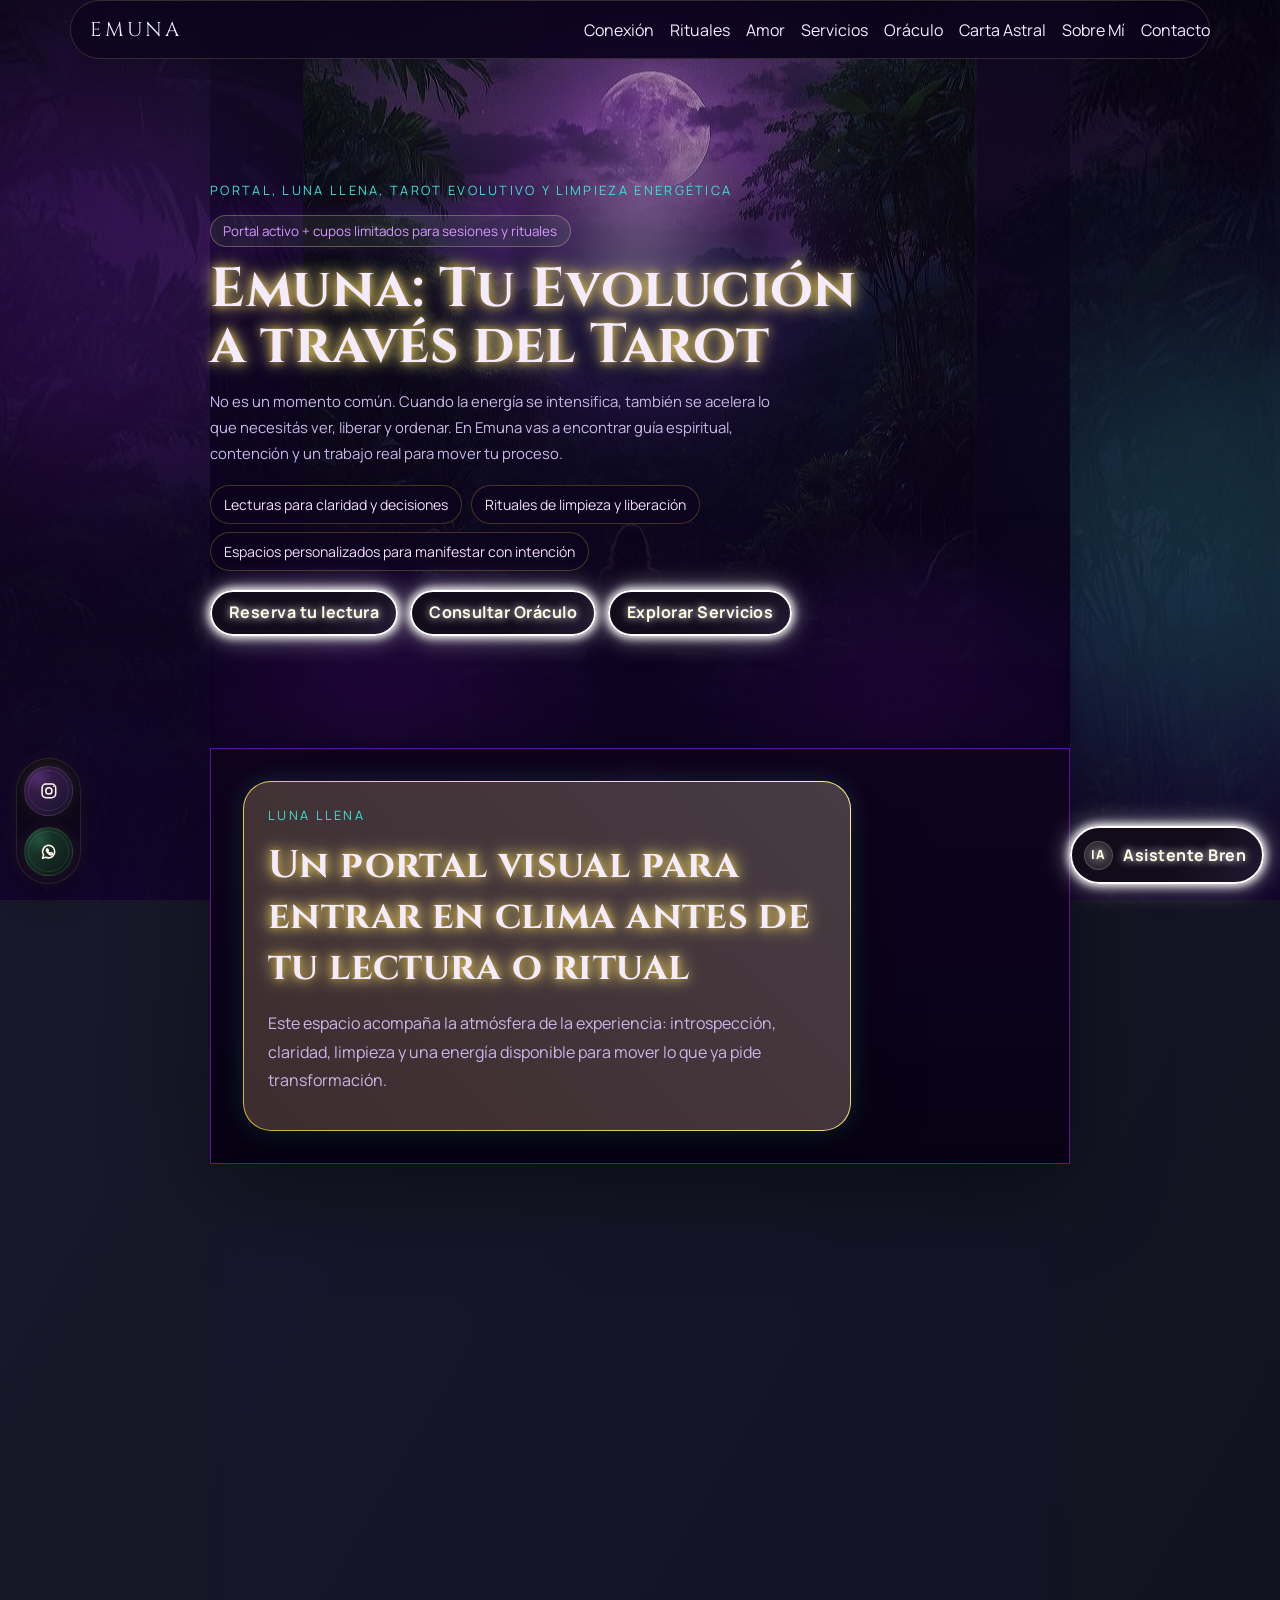
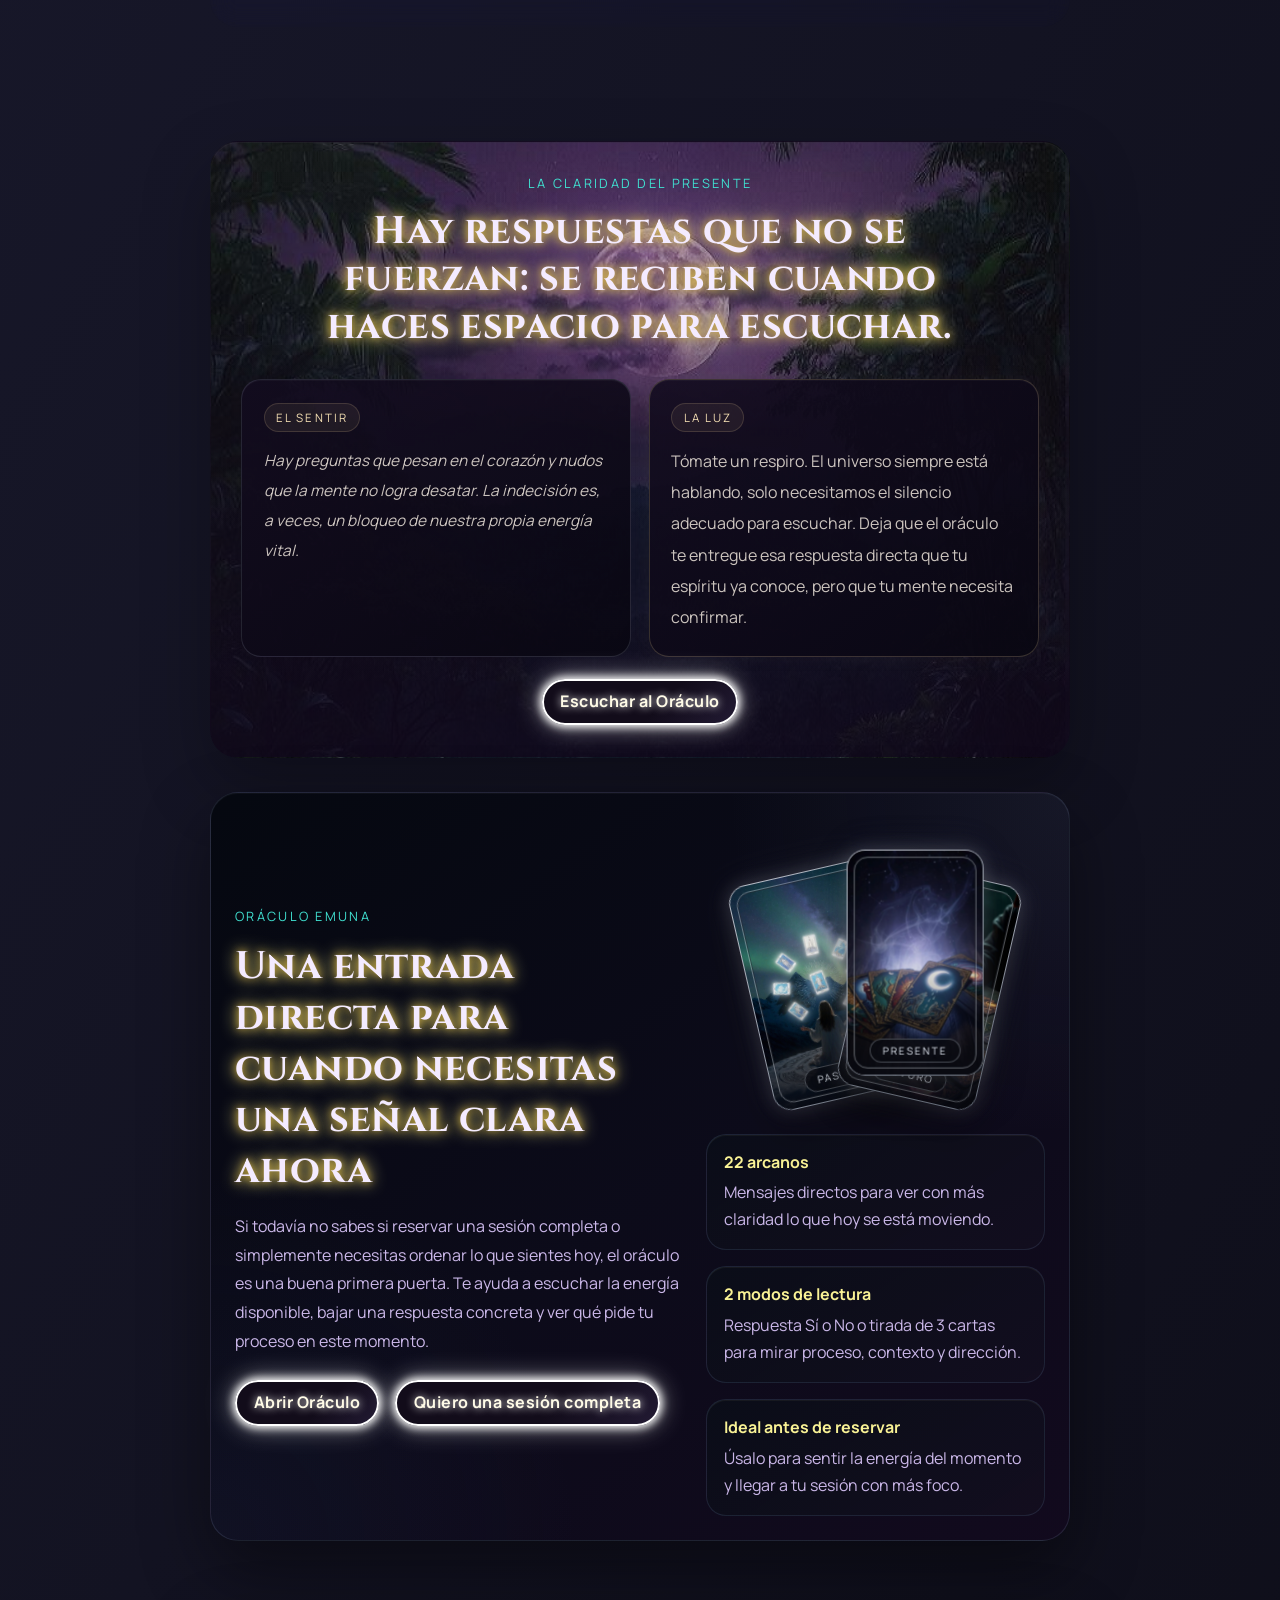
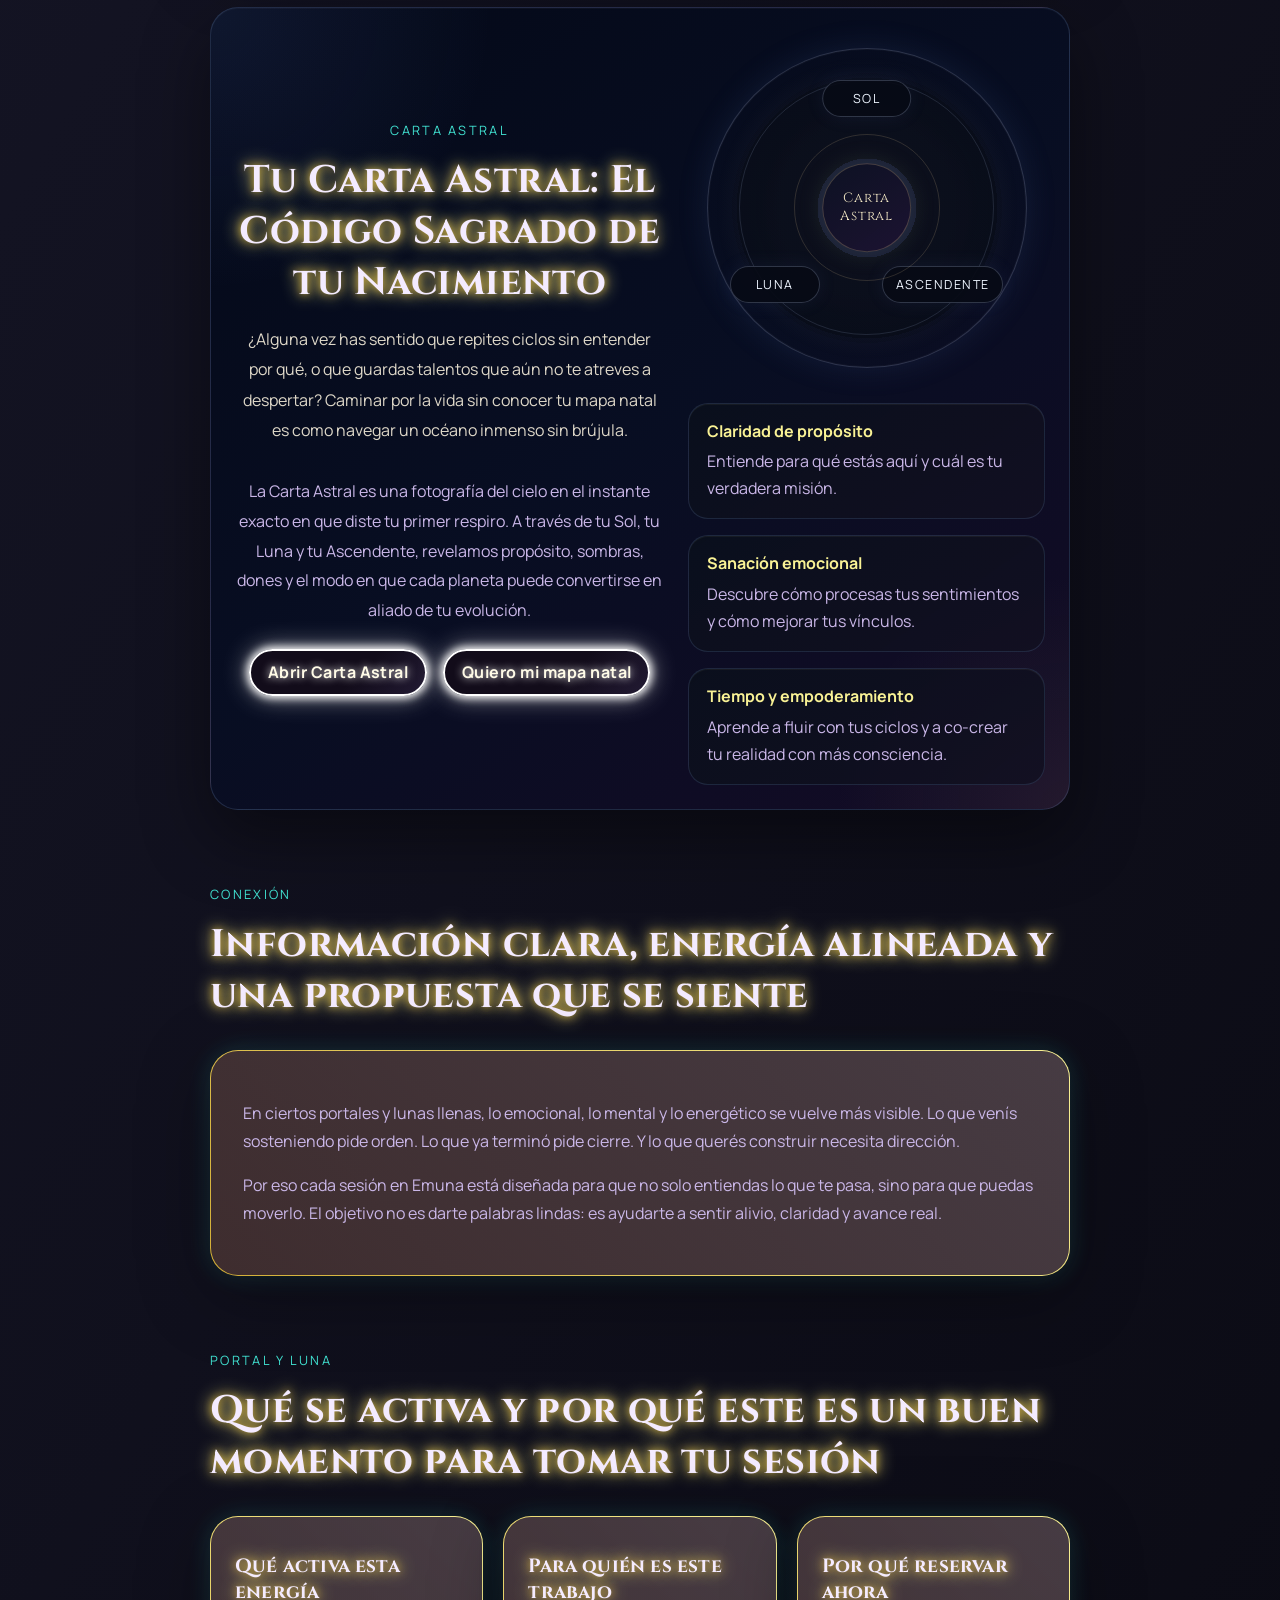
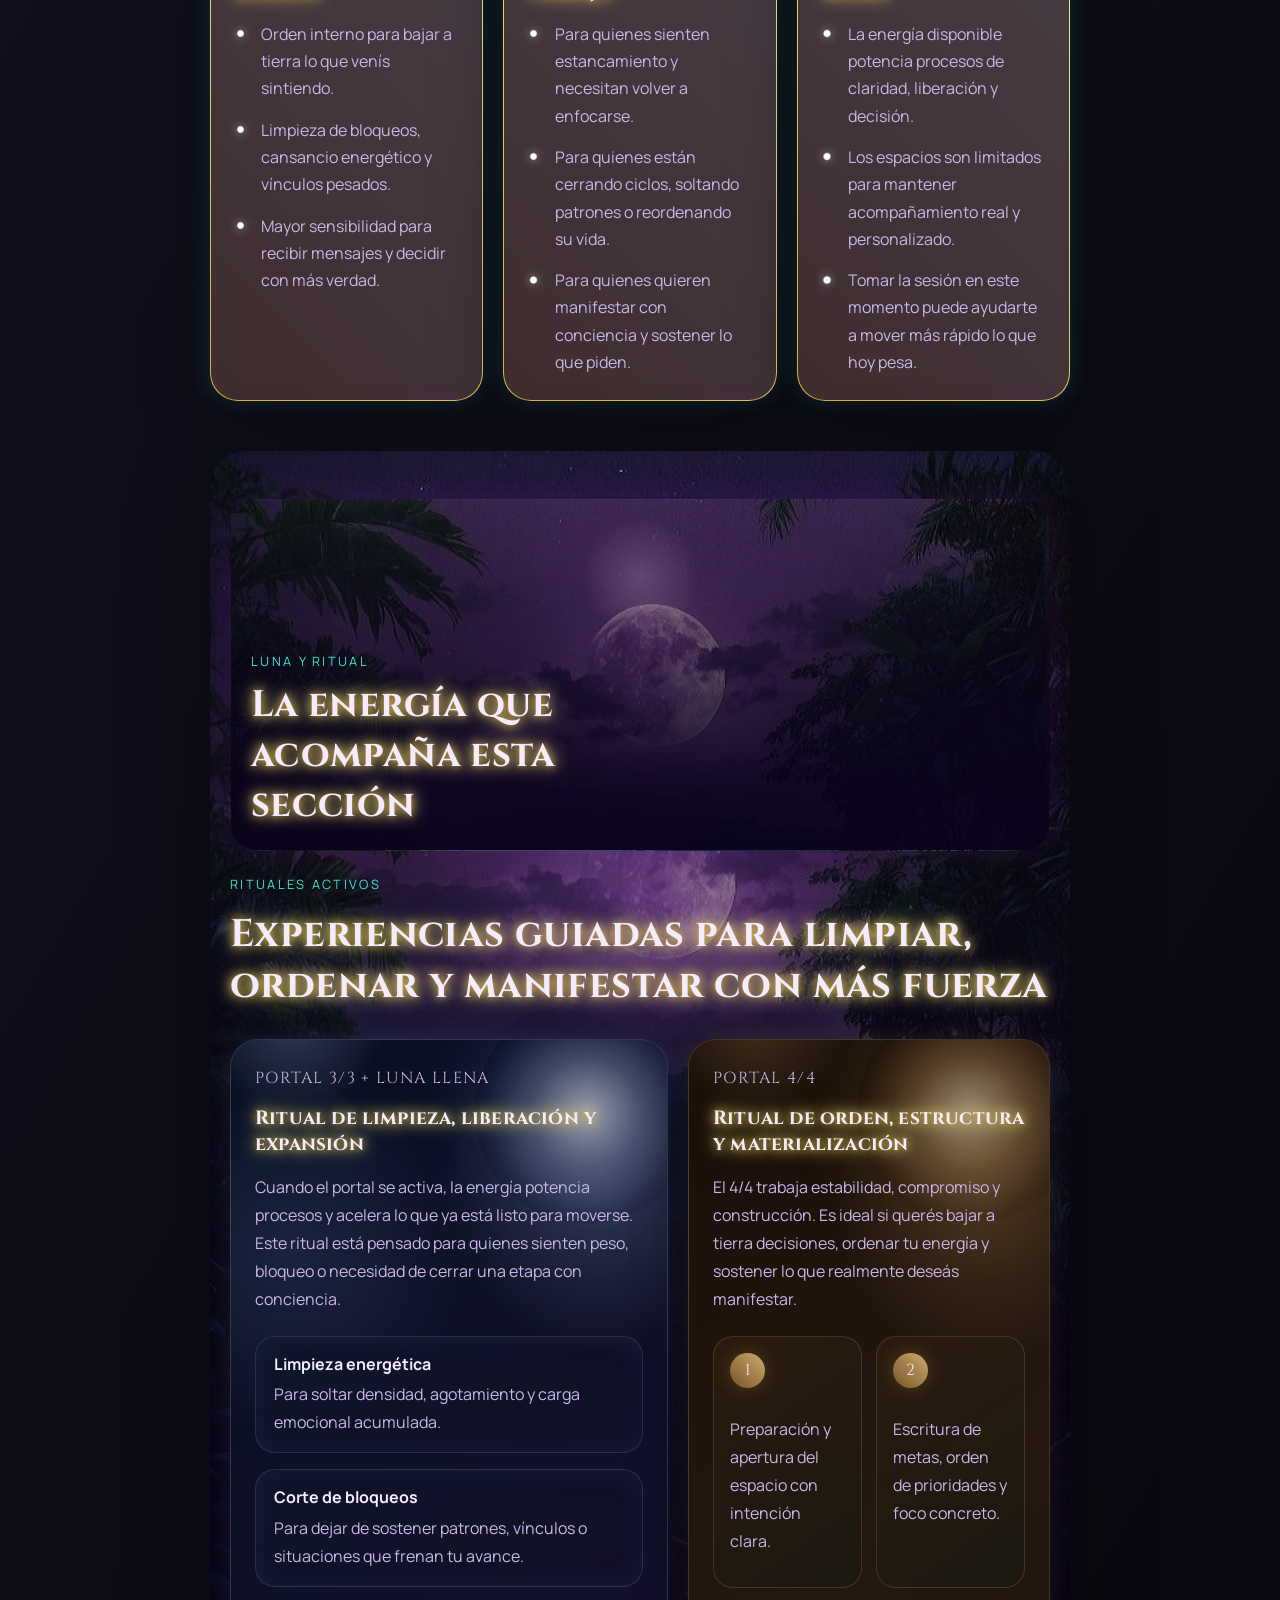
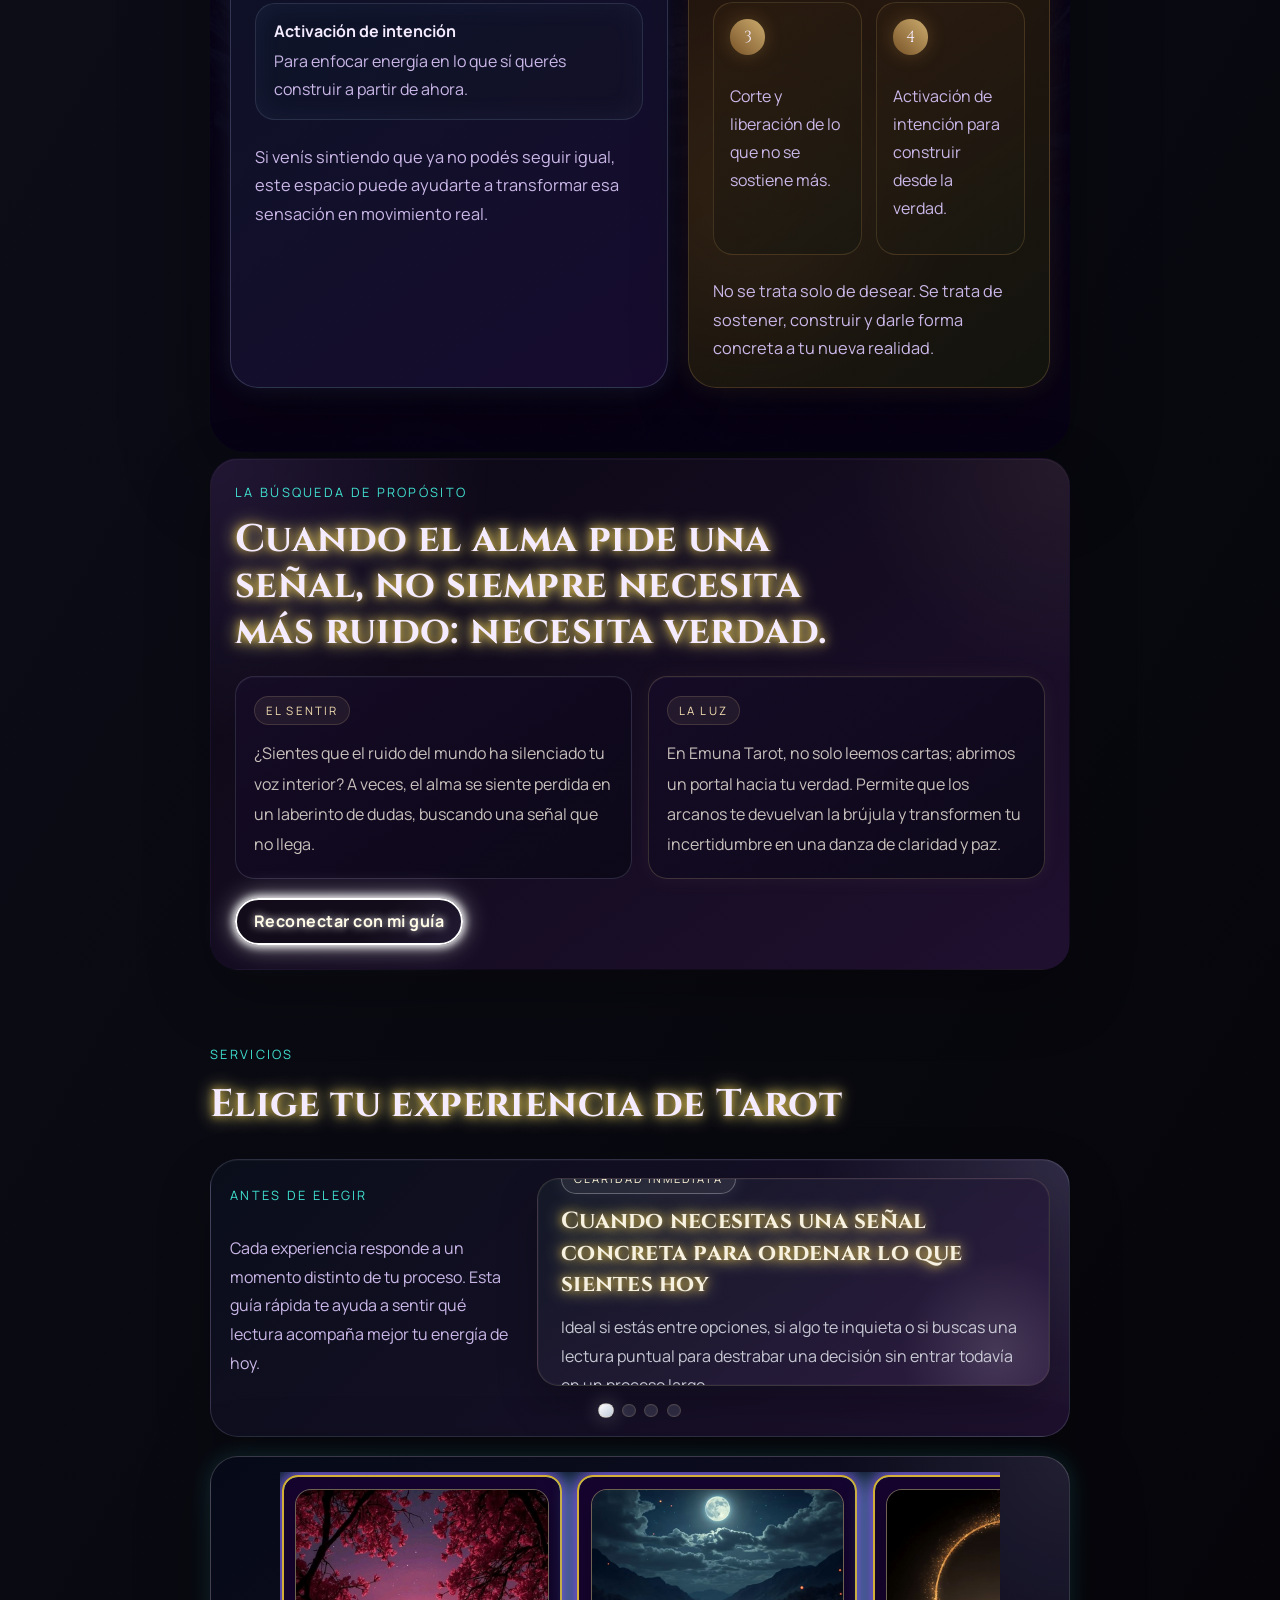
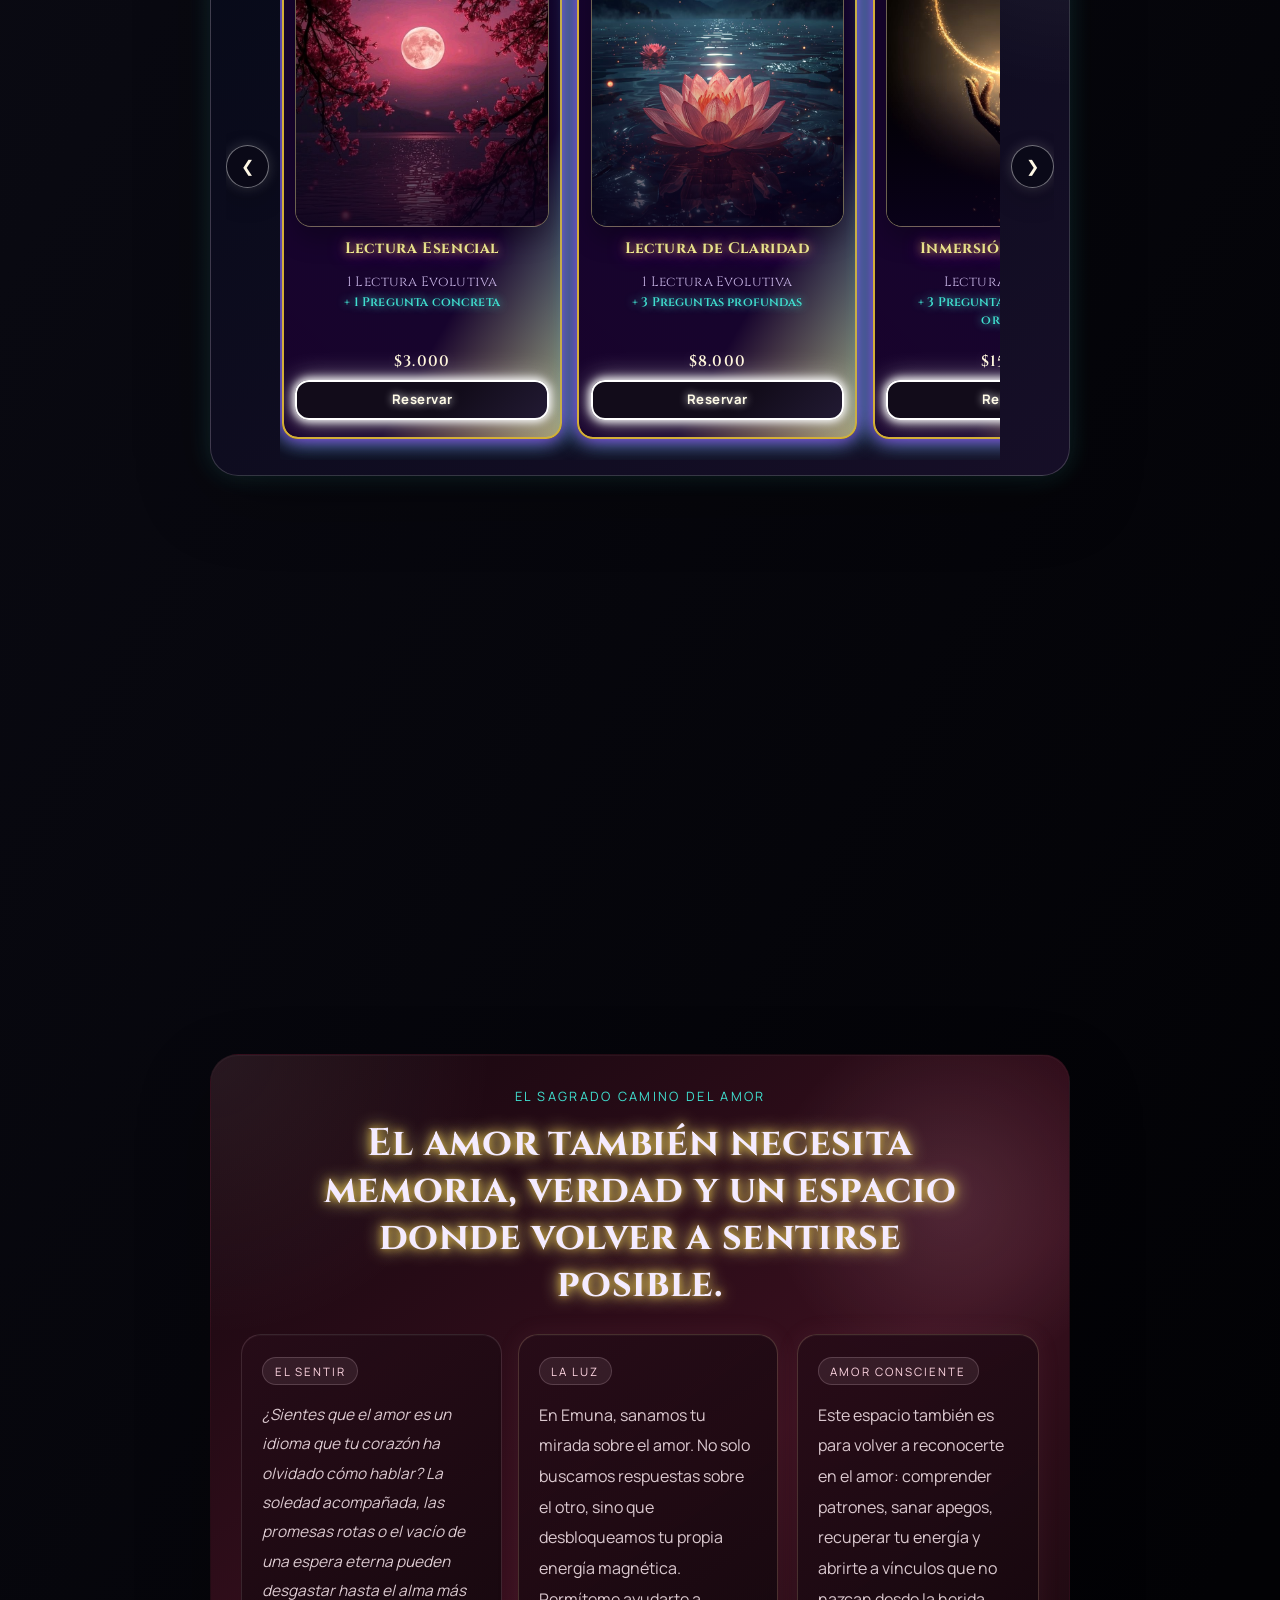
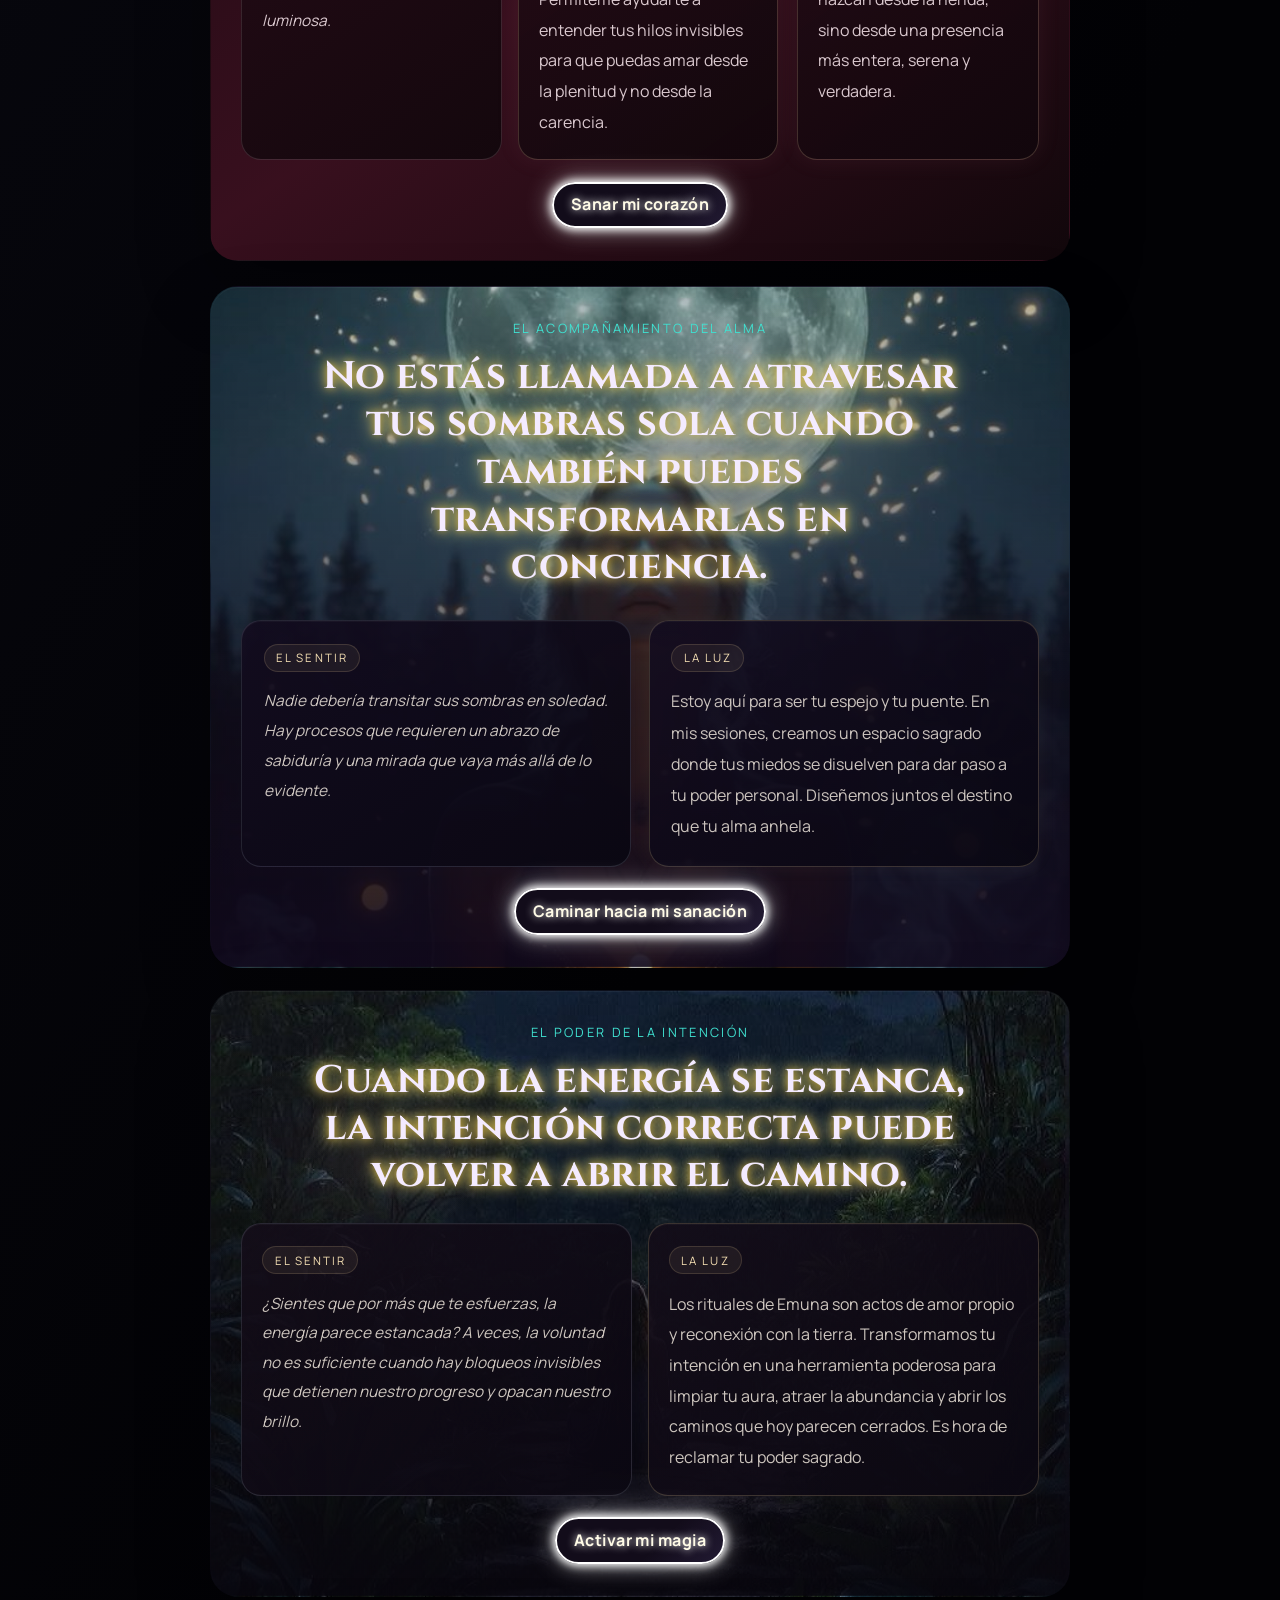
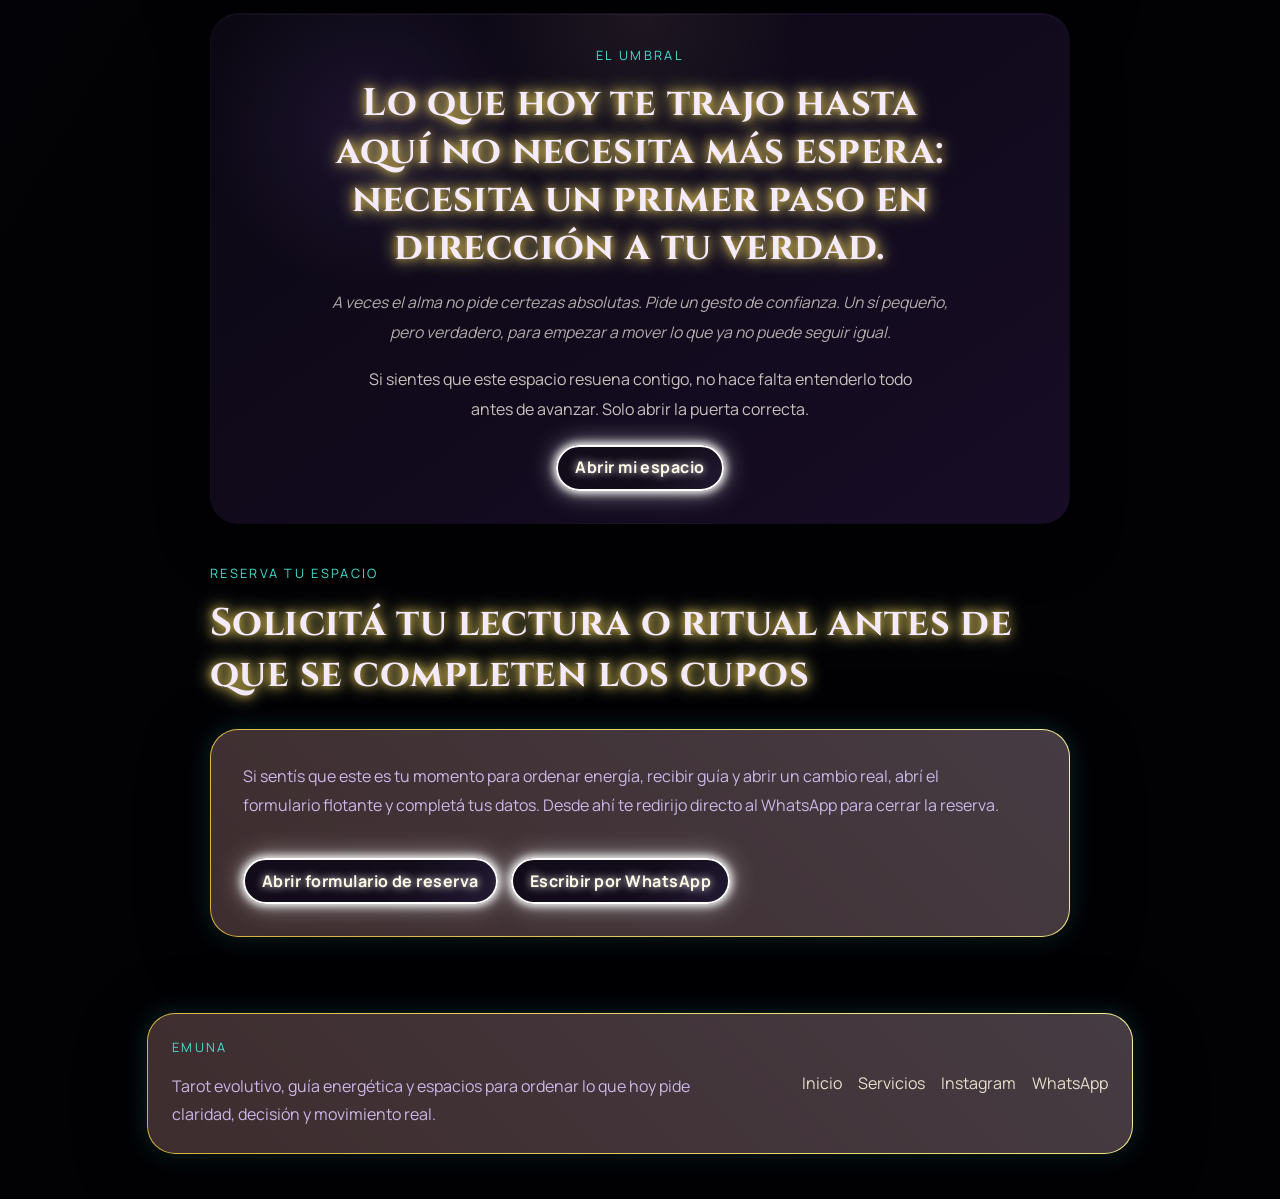
<file: index.html>
<!DOCTYPE html>
<html lang="es">
<head>
    <meta charset="UTF-8">
    <meta name="viewport" content="width=device-width, initial-scale=1.0">
    <meta name="theme-color" content="#0b021d">
    <meta name="description" content="Emuna - Tarot Evolutivo. Lecturas, limpieza energética y alineación espiritual en una experiencia web mística y app instalable.">
    <link rel="preconnect" href="https://fonts.googleapis.com">
    <link rel="preconnect" href="https://fonts.gstatic.com" crossorigin>
    <link href="https://fonts.googleapis.com/css2?family=Cinzel:wght@400;600;700&family=Manrope:wght@400;500;600;700&display=swap" rel="stylesheet">
    <link rel="manifest" href="manifest.json">
    <link rel="icon" href="assets/icon-192.svg" type="image/svg+xml">
    <link rel="stylesheet" href="css/style.css?v=20260420b">
    <title>Emuna - Tarot Evolutivo</title>
</head>
<body>
    <!-- SKELETON SCREEN -->
    <div id="app-skeleton" aria-hidden="true">
        <div class="sk-header"></div>
        <div class="sk-container">
            <div class="sk-hero-box">
                <div class="sk-line large"></div>
                <div class="sk-line medium"></div>
            </div>
            <div class="sk-grid">
                <div class="sk-card"></div>
                <div class="sk-card"></div>
                <div class="sk-card"></div>
            </div>
        </div>
    </div>

    <div class="aurora aurora-left"></div>
    <div class="aurora aurora-right"></div>

    <header class="site-header">
        <a class="brand" href="#inicio">Emuna</a>
        <nav class="site-nav" aria-label="Principal">
            <a href="#conexion">Conexión</a>
            <a href="#rituales">Rituales</a>
            <a href="#camino-amor">Amor</a>
            <a href="#servicios">Servicios</a>
            <a href="tarotsiono/">Oráculo</a>
            <a href="#carta-astral-home">Carta Astral</a>
            <a href="#sobre-mi">Sobre Mí</a>
            <a href="#contacto">Contacto</a>
        </nav>
        <button class="btn-emuna install-button hidden" id="installButton" type="button">Instalar App</button>
    </header>

    <main class="container">
        <section class="hero reveal" id="inicio">
            <div class="hero-overlay"></div>
            <div class="hero-content">
                <p class="eyebrow">Portal, luna llena, tarot evolutivo y limpieza energética</p>
                <p class="hero-badge">Portal activo + cupos limitados para sesiones y rituales</p>
                <h1>Emuna: Tu Evolución a través del Tarot</h1>
                <p class="hero-text">No es un momento común. Cuando la energía se intensifica, también se acelera lo que necesitás ver, liberar y ordenar. En Emuna vas a encontrar guía espiritual, contención y un trabajo real para mover tu proceso.</p>
                <div class="hero-proof">
                    <span>Lecturas para claridad y decisiones</span>
                    <span>Rituales de limpieza y liberación</span>
                    <span>Espacios personalizados para manifestar con intención</span>
                </div>
                <div class="hero-actions">
                    <a class="btn-emuna primary-button open-booking-btn" href="#contacto">Reserva tu lectura</a>
                    <a class="btn-emuna secondary-button" href="tarotsiono/">Consultar Oráculo</a>
                    <a class="btn-emuna secondary-button" href="#servicios">Explorar Servicios</a>
                </div>
            </div>
        </section>

        <section class="moon-banner reveal" aria-label="Energía de luna llena">
            <div class="moon-banner-content framed-panel">
                <p class="eyebrow">Luna Llena</p>
                <h2>Un portal visual para entrar en clima antes de tu lectura o ritual</h2>
                <p>Este espacio acompaña la atmósfera de la experiencia: introspección, claridad, limpieza y una energía disponible para mover lo que ya pide transformación.</p>
            </div>
        </section>

        <!-- MINI ORÁCULO DEMO -->
        <section class="section reveal mini-oraculo-demo" id="mini-oraculo-demo" data-aos="fade-up" data-aos-delay="80">
            <div class="mini-oraculo-container framed-panel">
                <div class="mini-oraculo-header">
                    <p class="eyebrow">Mini Oráculo Gratis</p>
                    <h2>¿Qué energía te acompaña hoy?</h2>
                </div>
                <div class="mini-oraculo-body">
                    <div class="mini-oraculo-carta" id="miniOraculoCarta" tabindex="0" aria-label="Haz click para revelar tu mensaje">
                        <div class="mini-oraculo-carta-inner">
                            <div class="mini-oraculo-carta-front">
                                <img class="mini-oraculo-front-image" src="pasado.jfif" alt="Carta de pasado del mini oráculo" loading="lazy">
                                <span class="mini-oraculo-txt mini-oraculo-txt-overlay">Toca para revelar</span>
                            </div>
                            <div class="mini-oraculo-carta-back" id="miniOraculoMensaje">
                                <!-- Mensaje generado por JS -->
                            </div>
                        </div>
                    </div>
                </div>
                <p class="mini-oraculo-leyenda">Esta carta es una muestra. El oráculo completo te espera con más profundidad.</p>
            </div>
        </section>
        <!-- FIN MINI ORÁCULO DEMO -->

        <section class="section reveal soul-bridge soul-bridge-present" id="claridad-presente" data-aos="fade-up" data-aos-delay="105">
            <div class="soul-bridge-panel framed-panel">
                <div class="soul-bridge-intro">
                    <p class="eyebrow">La claridad del presente</p>
                    <h2>Hay respuestas que no se fuerzan: se reciben cuando haces espacio para escuchar.</h2>
                </div>
                <div class="soul-bridge-grid">
                    <article class="soul-bridge-card soul-bridge-pain">
                        <span class="soul-bridge-label">El Sentir</span>
                        <p class="soul-bridge-whisper">Hay preguntas que pesan en el corazón y nudos que la mente no logra desatar. La indecisión es, a veces, un bloqueo de nuestra propia energía vital.</p>
                    </article>
                    <article class="soul-bridge-card soul-bridge-light">
                        <span class="soul-bridge-label">La Luz</span>
                        <p>Tómate un respiro. El universo siempre está hablando, solo necesitamos el silencio adecuado para escuchar. Deja que el oráculo te entregue esa respuesta directa que tu espíritu ya conoce, pero que tu mente necesita confirmar.</p>
                    </article>
                </div>
                <div class="soul-bridge-actions">
                    <a class="btn-emuna primary-button" href="https://wa.me/2215566392?text=Hola%20Bren%2C%20vengo%20desde%20la%20web%20porque%20quiero%20escuchar%20al%20oraculo%20y%20me%20gustaria%20que%20me%20orientes%20con%20una%20respuesta%20clara%20para%20este%20momento." target="_blank" rel="noreferrer">Escuchar al Oráculo</a>
                </div>
            </div>
        </section>

        <section class="section reveal oracle-spotlight" id="oraculo-home" data-aos="fade-up" data-aos-delay="120">
            <div class="oracle-spotlight-grid framed-panel">
                <div class="oracle-spotlight-main">
                    <p class="eyebrow">Oráculo Emuna</p>
                    <h2>Una entrada directa para cuando necesitas una señal clara ahora</h2>
                    <p>Si todavía no sabes si reservar una sesión completa o simplemente necesitas ordenar lo que sientes hoy, el oráculo es una buena primera puerta. Te ayuda a escuchar la energía disponible, bajar una respuesta concreta y ver qué pide tu proceso en este momento.</p>
                    <div class="oracle-spotlight-actions">
                        <a class="btn-emuna primary-button" href="tarotsiono/">Abrir Oráculo</a>
                        <a class="btn-emuna secondary-button open-booking-btn" href="#contacto">Quiero una sesión completa</a>
                    </div>
                </div>
                <div class="oracle-spotlight-side">
                    <div class="oracle-preview" aria-hidden="true" role="img" aria-label="Visualización de cartas de Tarot">
                        <div class="oracle-preview-fan">
                            <figure class="oracle-mini-card oracle-mini-card-left">
                                <img src="pasado.jfif" alt="Carta de pasado del Oráculo Emuna" loading="lazy">
                                <figcaption class="oracle-mini-top">Pasado</figcaption>
                            </figure>
                            <figure class="oracle-mini-card oracle-mini-card-center">
                                <img src="presente.jfif" alt="Carta de presente del Oráculo Emuna" loading="lazy">
                                <figcaption class="oracle-mini-top">Presente</figcaption>
                            </figure>
                            <figure class="oracle-mini-card oracle-mini-card-right">
                                <img src="futuro.jfif" alt="Carta de futuro del Oráculo Emuna" loading="lazy">
                                <figcaption class="oracle-mini-top">Futuro</figcaption>
                            </figure>
                        </div>
                    </div>
                    <div class="oracle-kpis">
                        <article class="oracle-kpi">
                            <strong>22 arcanos</strong>
                            <span>Mensajes directos para ver con más claridad lo que hoy se está moviendo.</span>
                        </article>
                        <article class="oracle-kpi">
                            <strong>2 modos de lectura</strong>
                            <span>Respuesta Sí o No o tirada de 3 cartas para mirar proceso, contexto y dirección.</span>
                        </article>
                        <article class="oracle-kpi">
                            <strong>Ideal antes de reservar</strong>
                            <span>Úsalo para sentir la energía del momento y llegar a tu sesión con más foco.</span>
                        </article>
                    </div>
                </div>
            </div>
        </section>

        <section class="section reveal astral-spotlight" id="carta-astral-home" data-aos="fade-up" data-aos-delay="135">
            <div class="astral-spotlight-grid framed-panel">
                <div class="astral-spotlight-main">
                    <p class="eyebrow">Carta Astral</p>
                    <h2>Tu Carta Astral: El Código Sagrado de tu Nacimiento</h2>
                    <p class="astral-spotlight-pain">¿Alguna vez has sentido que repites ciclos sin entender por qué, o que guardas talentos que aún no te atreves a despertar? Caminar por la vida sin conocer tu mapa natal es como navegar un océano inmenso sin brújula.</p>
                    <p>La Carta Astral es una fotografía del cielo en el instante exacto en que diste tu primer respiro. A través de tu Sol, tu Luna y tu Ascendente, revelamos propósito, sombras, dones y el modo en que cada planeta puede convertirse en aliado de tu evolución.</p>
                    <div class="oracle-spotlight-actions astral-spotlight-actions">
                        <button class="btn-emuna primary-button" id="abrirCartaAstralBtn" type="button">Abrir Carta Astral</button>
                            <!-- MODAL CARTA ASTRAL -->
                            <div id="modalCartaAstral" class="modal-carta-astral hidden" aria-hidden="true">
                                <div class="modal-carta-astral-bg" id="cerrarModalCartaAstral"></div>
                                <div class="modal-carta-astral-content">
                                    <button class="modal-carta-astral-close" id="cerrarBtnCartaAstral" aria-label="Cerrar">&times;</button>
                                    <iframe src="cartaastral/index.html" title="Carta Astral" frameborder="0" class="modal-carta-astral-iframe"></iframe>
                                </div>
                            </div>
                        <a class="btn-emuna secondary-button" href="https://wa.me/2215566392?text=Hola%20Bren%2C%20vengo%20desde%20la%20web%20porque%20quiero%20mi%20Carta%20Astral%20y%20me%20gustaria%20saber%20como%20trabajas%20el%20mapa%20natal." target="_blank" rel="noreferrer">Quiero mi mapa natal</a>
                    </div>
                </div>
                <div class="astral-spotlight-side">
                    <div class="astral-preview" aria-hidden="true">
                        <div class="astral-wheel">
                            <div class="astral-wheel-core">Carta<br>Astral</div>
                            <span class="astral-node astral-node-sol">Sol</span>
                            <span class="astral-node astral-node-luna">Luna</span>
                            <span class="astral-node astral-node-asc">Ascendente</span>
                        </div>
                    </div>
                    <div class="oracle-kpis astral-kpis">
                        <article class="oracle-kpi astral-kpi">
                            <strong>Claridad de propósito</strong>
                            <span>Entiende para qué estás aquí y cuál es tu verdadera misión.</span>
                        </article>
                        <article class="oracle-kpi astral-kpi">
                            <strong>Sanación emocional</strong>
                            <span>Descubre cómo procesas tus sentimientos y cómo mejorar tus vínculos.</span>
                        </article>
                        <article class="oracle-kpi astral-kpi">
                            <strong>Tiempo y empoderamiento</strong>
                            <span>Aprende a fluir con tus ciclos y a co-crear tu realidad con más consciencia.</span>
                        </article>
                    </div>
                </div>
            </div>
        </section>

        <section class="section reveal" id="conexion" data-aos="fade-up" data-aos-delay="180">
            <div class="section-heading">
                <p class="eyebrow">Conexión</p>
                <h2>Información clara, energía alineada y una propuesta que se siente</h2>
            </div>
            <div class="connection-card framed-panel">
                <p>En ciertos portales y lunas llenas, lo emocional, lo mental y lo energético se vuelve más visible. Lo que venís sosteniendo pide orden. Lo que ya terminó pide cierre. Y lo que querés construir necesita dirección.</p>
                <p>Por eso cada sesión en Emuna está diseñada para que no solo entiendas lo que te pasa, sino para que puedas moverlo. El objetivo no es darte palabras lindas: es ayudarte a sentir alivio, claridad y avance real.</p>
            </div>
        </section>

        <section class="section reveal" id="portal-info">
            <div class="section-heading">
                <p class="eyebrow">Portal y Luna</p>
                <h2>Qué se activa y por qué este es un buen momento para tomar tu sesión</h2>
            </div>
            <div class="portal-grid">
                <article class="portal-card framed-panel">
                    <h3>Qué activa esta energía</h3>
                    <ul class="mystic-list">
                        <li>Orden interno para bajar a tierra lo que venís sintiendo.</li>
                        <li>Limpieza de bloqueos, cansancio energético y vínculos pesados.</li>
                        <li>Mayor sensibilidad para recibir mensajes y decidir con más verdad.</li>
                    </ul>
                </article>
                <article class="portal-card framed-panel">
                    <h3>Para quién es este trabajo</h3>
                    <ul class="mystic-list">
                        <li>Para quienes sienten estancamiento y necesitan volver a enfocarse.</li>
                        <li>Para quienes están cerrando ciclos, soltando patrones o reordenando su vida.</li>
                        <li>Para quienes quieren manifestar con conciencia y sostener lo que piden.</li>
                    </ul>
                </article>
                <article class="portal-card framed-panel">
                    <h3>Por qué reservar ahora</h3>
                    <ul class="mystic-list">
                        <li>La energía disponible potencia procesos de claridad, liberación y decisión.</li>
                        <li>Los espacios son limitados para mantener acompañamiento real y personalizado.</li>
                        <li>Tomar la sesión en este momento puede ayudarte a mover más rápido lo que hoy pesa.</li>
                    </ul>
                </article>
            </div>
        </section>

        <section class="section reveal" id="rituales" data-aos="fade-up" data-aos-delay="200">
            <div class="ritual-visual framed-panel" aria-hidden="true">
                <div class="ritual-visual-copy">
                    <p class="eyebrow">Luna y Ritual</p>
                    <h3>La energía que acompaña esta sección</h3>
                </div>
            </div>
            <div class="section-heading" data-scroll-anchor>
                <p class="eyebrow">Rituales Activos</p>
                <h2>Experiencias guiadas para limpiar, ordenar y manifestar con más fuerza</h2>
            </div>
            <div class="rituals-showcase">
                <article class="ritual-card ritual-card-primary framed-panel">
                    <div class="ritual-card-header">
                        <p class="ritual-tag">Portal 3/3 + Luna Llena</p>
                        <h3>Ritual de limpieza, liberación y expansión</h3>
                        <p>Cuando el portal se activa, la energía potencia procesos y acelera lo que ya está listo para moverse. Este ritual está pensado para quienes sienten peso, bloqueo o necesidad de cerrar una etapa con conciencia.</p>
                    </div>
                    <div class="ritual-points">
                        <div class="ritual-point">
                            <strong>Limpieza energética</strong>
                            <span>Para soltar densidad, agotamiento y carga emocional acumulada.</span>
                        </div>
                        <div class="ritual-point">
                            <strong>Corte de bloqueos</strong>
                            <span>Para dejar de sostener patrones, vínculos o situaciones que frenan tu avance.</span>
                        </div>
                        <div class="ritual-point">
                            <strong>Activación de intención</strong>
                            <span>Para enfocar energía en lo que sí querés construir a partir de ahora.</span>
                        </div>
                    </div>
                    <p class="ritual-closing">Si venís sintiendo que ya no podés seguir igual, este espacio puede ayudarte a transformar esa sensación en movimiento real.</p>
                </article>

                <article class="ritual-card ritual-card-secondary framed-panel">
                    <div class="ritual-card-header">
                        <p class="ritual-tag">Portal 4/4</p>
                        <h3>Ritual de orden, estructura y materialización</h3>
                        <p>El 4/4 trabaja estabilidad, compromiso y construcción. Es ideal si querés bajar a tierra decisiones, ordenar tu energía y sostener lo que realmente deseás manifestar.</p>
                    </div>
                    <div class="ritual-steps">
                        <div class="ritual-step">
                            <span class="step-index">1</span>
                            <p>Preparación y apertura del espacio con intención clara.</p>
                        </div>
                        <div class="ritual-step">
                            <span class="step-index">2</span>
                            <p>Escritura de metas, orden de prioridades y foco concreto.</p>
                        </div>
                        <div class="ritual-step">
                            <span class="step-index">3</span>
                            <p>Corte y liberación de lo que no se sostiene más.</p>
                        </div>
                        <div class="ritual-step">
                            <span class="step-index">4</span>
                            <p>Activación de intención para construir desde la verdad.</p>
                        </div>
                    </div>
                    <p class="ritual-closing">No se trata solo de desear. Se trata de sostener, construir y darle forma concreta a tu nueva realidad.</p>
                </article>
            </div>
        </section>

        <section class="section reveal purpose-bridge" id="proposito" data-aos="fade-up" data-aos-delay="215">
            <div class="purpose-bridge-panel framed-panel">
                <div class="purpose-bridge-intro">
                    <p class="eyebrow">La búsqueda de propósito</p>
                    <h2>Cuando el alma pide una señal, no siempre necesita más ruido: necesita verdad.</h2>
                </div>
                <div class="purpose-bridge-grid">
                    <article class="purpose-card purpose-card-pain">
                        <span class="purpose-label">El Sentir</span>
                        <p>¿Sientes que el ruido del mundo ha silenciado tu voz interior? A veces, el alma se siente perdida en un laberinto de dudas, buscando una señal que no llega.</p>
                    </article>
                    <article class="purpose-card purpose-card-light">
                        <span class="purpose-label">La Luz</span>
                        <p>En Emuna Tarot, no solo leemos cartas; abrimos un portal hacia tu verdad. Permite que los arcanos te devuelvan la brújula y transformen tu incertidumbre en una danza de claridad y paz.</p>
                    </article>
                </div>
                <div class="purpose-bridge-actions">
                    <a class="btn-emuna primary-button" href="https://wa.me/2215566392?text=Hola%20Bren%2C%20vengo%20desde%20la%20web%20porque%20quiero%20reconectar%20con%20mi%20guia%20y%20me%20gustaria%20que%20me%20orientes%20sobre%20que%20lectura%20puede%20acompanar%20mejor%20este%20momento." target="_blank" rel="noreferrer">Reconectar con mi guía</a>
                </div>
            </div>
        </section>

        <section class="section reveal" id="servicios">
            <div class="section-heading">
                <p class="eyebrow">Servicios</p>
                <h2>Elige tu experiencia de Tarot</h2>
            </div>
            <div class="services-story framed-panel" aria-label="Guía para elegir tu experiencia">
                <div class="services-story-header">
                    <p class="eyebrow">Antes de elegir</p>
                    <p class="services-story-lead">Cada experiencia responde a un momento distinto de tu proceso. Esta guía rápida te ayuda a sentir qué lectura acompaña mejor tu energía de hoy.</p>
                </div>
                <div class="services-story-stage" id="servicesStoryStage">
                    <article class="services-story-slide is-active" data-story-slide>
                        <span class="services-story-kicker">Claridad inmediata</span>
                        <h3>Cuando necesitas una señal concreta para ordenar lo que sientes hoy</h3>
                        <p>Ideal si estás entre opciones, si algo te inquieta o si buscas una lectura puntual para destrabar una decisión sin entrar todavía en un proceso largo.</p>
                    </article>
                    <article class="services-story-slide" data-story-slide>
                        <span class="services-story-kicker">Profundidad emocional</span>
                        <h3>Cuando ya sabes que hay un tema importante y necesitas mirarlo con más verdad</h3>
                        <p>Sirve para vínculos, cierres, trabajo interno y preguntas que no se responden con una sola frase. Te devuelve más contexto, dirección y foco real.</p>
                    </article>
                    <article class="services-story-slide" data-story-slide>
                        <span class="services-story-kicker">Proceso completo</span>
                        <h3>Cuando tu energía pide una lectura más amplia y transformadora</h3>
                        <p>Es la opción más inmersiva para ver patrones, bloqueos, posibilidades y mensaje del oráculo dentro de una misma experiencia.</p>
                    </article>
                    <article class="services-story-slide" data-story-slide>
                        <span class="services-story-kicker">Acompañamiento</span>
                        <h3>Cuando no buscas solo una respuesta sino sostener un cambio durante el mes</h3>
                        <p>Recomendado si estás atravesando un ciclo intenso, un cierre, una manifestación importante o un momento donde necesitas continuidad y guía.</p>
                    </article>
                </div>
                <div class="services-story-nav" aria-label="Navegación de guía de servicios">
                    <button class="services-story-dot is-active" type="button" aria-label="Ver mensaje 1" aria-pressed="true" data-story-dot="0"></button>
                    <button class="services-story-dot" type="button" aria-label="Ver mensaje 2" aria-pressed="false" data-story-dot="1"></button>
                    <button class="services-story-dot" type="button" aria-label="Ver mensaje 3" aria-pressed="false" data-story-dot="2"></button>
                    <button class="services-story-dot" type="button" aria-label="Ver mensaje 4" aria-pressed="false" data-story-dot="3"></button>
                </div>
            </div>
            <div class="services-carousel framed-panel" aria-label="Carrusel de servicios">
                <div class="services-carousel-shell">
                    <button class="carousel-arrow carousel-arrow-prev" type="button" aria-label="Ver servicio anterior" data-carousel-arrow="prev">
                        <span aria-hidden="true">&#10094;</span>
                    </button>
                    <div class="services-track modern-services" id="servicesTrack">
                        <article class="service-card service-card-esencial mystic-card" data-service="Lectura Esencial" tabindex="0" data-aos="zoom-in" data-aos-delay="100">
                            <figure class="card-media tarot-photo-frame">
                                <img src="lunaroja.jfif" alt="Carta ilustrada para Lectura Esencial" loading="lazy">
                            </figure>
                            <div class="card-content">
                                <h3 class="card-title">Lectura Esencial</h3>
                                <div class="card-detail">1 Lectura Evolutiva<br><span class="card-detail-plus">+ 1 Pregunta concreta</span></div>
                            </div>
                            <div class="card-footer">
                                <span class="card-precio">$3.000</span>
                                <button class="btn-emuna primary-button neon-button reservar-btn" type="button">Reservar</button>
                            </div>
                        </article>
                        <article class="service-card service-card-claridad tarot-card mystic-card" data-service="Lectura de Claridad" tabindex="0" data-aos="zoom-in" data-aos-delay="180">
                            <figure class="card-media tarot-photo-frame">
                                <img src="lunaagua.jfif" alt="Carta ilustrada para Lectura de Claridad" loading="lazy">
                            </figure>
                            <div class="card-content">
                                <h3 class="card-title">Lectura de Claridad</h3>
                                <div class="card-detail">1 Lectura Evolutiva<br><span class="card-detail-plus">+ 3 Preguntas profundas</span></div>
                            </div>
                            <div class="card-footer">
                                <span class="card-precio">$8.000</span>
                                <button class="btn-emuna primary-button neon-button reservar-btn" type="button">Reservar</button>
                            </div>
                        </article>
                        <article class="service-card service-card-inmersion tarot-card mystic-card" data-service="Inmersión Evolutiva (Completa)" tabindex="0" data-aos="zoom-in" data-aos-delay="260">
                            <figure class="card-media tarot-photo-frame">
                                <img src="lunamano.jfif" alt="Carta ilustrada para Inmersión Evolutiva" loading="lazy">
                            </figure>
                            <div class="card-content">
                                <h3 class="card-title">Inmersión Evolutiva</h3>
                                <div class="card-detail">Lectura completa<br><span class="card-detail-plus">+ 3 Preguntas + Consejo del oráculo</span></div>
                            </div>
                            <div class="card-footer">
                                <span class="card-precio">$15.000</span>
                                <button class="btn-emuna primary-button neon-button reservar-btn" type="button">Reservar</button>
                            </div>
                        </article>
                        <article class="service-card service-card-acompanamiento tarot-card mystic-card modern-destacado" data-service="Acompañamiento Evolutivo Mensual" tabindex="0" data-aos="zoom-in" data-aos-delay="340">
                            <figure class="card-media tarot-photo-frame">
                                <img src="lunahijo.jfif" alt="Carta ilustrada para Acompañamiento Mensual" loading="lazy">
                            </figure>
                            <div class="card-content">
                                <h3 class="card-title">Acompañamiento Mensual</h3>
                                <div class="card-detail">Seguimiento del proceso<br><span class="card-detail-plus">+ Guía y soporte evolutivo durante el mes</span></div>
                            </div>
                            <div class="card-footer">
                                <span class="card-precio">$12.000</span>
                                <button class="btn-emuna primary-button neon-button reservar-btn" type="button">Reservar</button>
                            </div>
                        </article>
                    </div>
                    <button class="carousel-arrow carousel-arrow-next" type="button" aria-label="Ver siguiente servicio" data-carousel-arrow="next">
                        <span aria-hidden="true">&#10095;</span>
                    </button>
                </div>
            </div>
        </section>

        <section class="section reveal" id="sobre-mi" data-aos="fade-up" data-aos-delay="220">
            <div class="section-heading">
                <p class="eyebrow">Sobre Mí</p>
                <h2>Bren – Tarot & Energía</h2>
            </div>
            <div class="about-layout framed-panel">
                <div>
                    <p>Bren acompaña procesos de transformación personal integrando tarot evolutivo, lectura intuitiva y trabajo energético con una mirada sensible, profunda y directa.</p>
                    <p>Su enfoque está pensado para personas que no buscan solo una lectura inspiradora, sino una experiencia que las ayude a entender qué les pasa, qué necesitan soltar y cómo avanzar con más orden y coherencia.</p>
                </div>
                <div class="about-quote">
                    <p>"No se trata solo de pedir claridad. Se trata de estar lista para recibirla y sostener el cambio que trae."</p>
                </div>
            </div>
        </section>

        <section class="section reveal love-bridge" id="camino-amor" data-aos="fade-up" data-aos-delay="225">
            <div class="love-bridge-panel framed-panel">
                <div class="love-bridge-intro">
                    <p class="eyebrow">El Sagrado Camino del Amor</p>
                    <h2>El amor también necesita memoria, verdad y un espacio donde volver a sentirse posible.</h2>
                </div>
                <div class="love-bridge-layout">
                    <div class="love-bridge-grid">
                        <article class="love-bridge-card love-bridge-pain">
                            <span class="love-bridge-label">El Sentir</span>
                            <p class="love-bridge-whisper">¿Sientes que el amor es un idioma que tu corazón ha olvidado cómo hablar? La soledad acompañada, las promesas rotas o el vacío de una espera eterna pueden desgastar hasta el alma más luminosa.</p>
                        </article>
                        <article class="love-bridge-card love-bridge-light">
                            <span class="love-bridge-label">La Luz</span>
                            <p>En Emuna, sanamos tu mirada sobre el amor. No solo buscamos respuestas sobre el otro, sino que desbloqueamos tu propia energía magnética. Permíteme ayudarte a entender tus hilos invisibles para que puedas amar desde la plenitud y no desde la carencia.</p>
                        </article>
                    </div>
                    <figure class="love-bridge-visual" aria-hidden="true">
                        <figcaption class="love-bridge-visual-copy">
                            <span class="love-bridge-label">Amor consciente</span>
                            <p>Este espacio también es para volver a reconocerte en el amor: comprender patrones, sanar apegos, recuperar tu energía y abrirte a vínculos que no nazcan desde la herida, sino desde una presencia más entera, serena y verdadera.</p>
                        </figcaption>
                    </figure>
                </div>
                <div class="love-bridge-actions">
                    <a class="btn-emuna primary-button" href="https://wa.me/2215566392?text=Hola%20Bren%2C%20vengo%20desde%20la%20web%20porque%20quiero%20sanar%20mi%20corazon%20y%20me%20gustaria%20que%20me%20orientes%20sobre%20la%20sesion%20mas%20adecuada%20para%20mi%20proceso." target="_blank" rel="noreferrer">Sanar mi corazón</a>
                </div>
            </div>
        </section>

        <section class="section reveal soul-bridge soul-bridge-healing" id="acompanamiento-alma" data-aos="fade-up" data-aos-delay="230">
            <div class="soul-bridge-panel framed-panel">
                <div class="soul-bridge-intro">
                    <p class="eyebrow">El acompañamiento del alma</p>
                    <h2>No estás llamada a atravesar tus sombras sola cuando también puedes transformarlas en conciencia.</h2>
                </div>
                <div class="soul-bridge-grid">
                    <article class="soul-bridge-card soul-bridge-pain">
                        <span class="soul-bridge-label">El Sentir</span>
                        <p class="soul-bridge-whisper">Nadie debería transitar sus sombras en soledad. Hay procesos que requieren un abrazo de sabiduría y una mirada que vaya más allá de lo evidente.</p>
                    </article>
                    <article class="soul-bridge-card soul-bridge-light">
                        <span class="soul-bridge-label">La Luz</span>
                        <p>Estoy aquí para ser tu espejo y tu puente. En mis sesiones, creamos un espacio sagrado donde tus miedos se disuelven para dar paso a tu poder personal. Diseñemos juntos el destino que tu alma anhela.</p>
                    </article>
                </div>
                <div class="soul-bridge-actions">
                    <a class="btn-emuna primary-button" href="https://wa.me/2215566392?text=Hola%20Bren%2C%20vengo%20desde%20la%20web%20porque%20quiero%20caminar%20hacia%20mi%20sanacion%20y%20me%20gustaria%20que%20me%20orientes%20sobre%20una%20sesion%20privada." target="_blank" rel="noreferrer">Caminar hacia mi sanación</a>
                </div>
            </div>
        </section>

        <section class="section reveal ritual-bridge" id="poder-intencion" data-aos="fade-up" data-aos-delay="233">
            <div class="ritual-bridge-panel framed-panel">
                <div class="ritual-bridge-intro">
                    <p class="eyebrow">El Poder de la Intención</p>
                    <h2>Cuando la energía se estanca, la intención correcta puede volver a abrir el camino.</h2>
                </div>
                <div class="ritual-bridge-grid">
                    <article class="ritual-bridge-card ritual-bridge-pain">
                        <span class="ritual-bridge-label">El Sentir</span>
                        <p class="ritual-bridge-whisper">¿Sientes que por más que te esfuerzas, la energía parece estancada? A veces, la voluntad no es suficiente cuando hay bloqueos invisibles que detienen nuestro progreso y opacan nuestro brillo.</p>
                    </article>
                    <article class="ritual-bridge-card ritual-bridge-light">
                        <span class="ritual-bridge-label">La Luz</span>
                        <p>Los rituales de Emuna son actos de amor propio y reconexión con la tierra. Transformamos tu intención en una herramienta poderosa para limpiar tu aura, atraer la abundancia y abrir los caminos que hoy parecen cerrados. Es hora de reclamar tu poder sagrado.</p>
                    </article>
                </div>
                <div class="ritual-bridge-actions">
                    <a class="btn-emuna primary-button ritual-pulse-button" href="https://wa.me/2215566392?text=Hola%20Bren%2C%20vengo%20desde%20la%20web%20porque%20quiero%20activar%20mi%20magia%20y%20me%20gustaria%20que%20me%20orientes%20sobre%20el%20ritual%20que%20mejor%20acompane%20este%20momento." target="_blank" rel="noreferrer">Activar mi magia</a>
                </div>
            </div>
        </section>

        <section class="section reveal final-bridge" id="umbral-reserva" data-aos="fade-up" data-aos-delay="235">
            <div class="final-bridge-panel framed-panel">
                <p class="eyebrow">El Umbral</p>
                <h2>Lo que hoy te trajo hasta aquí no necesita más espera: necesita un primer paso en dirección a tu verdad.</h2>
                <p class="final-bridge-whisper">A veces el alma no pide certezas absolutas. Pide un gesto de confianza. Un sí pequeño, pero verdadero, para empezar a mover lo que ya no puede seguir igual.</p>
                <p class="final-bridge-copy">Si sientes que este espacio resuena contigo, no hace falta entenderlo todo antes de avanzar. Solo abrir la puerta correcta.</p>
                <div class="final-bridge-actions">
                    <button class="btn-emuna primary-button open-booking-btn" type="button">Abrir mi espacio</button>
                </div>
            </div>
        </section>

        <section class="section reveal" id="contacto" data-aos="fade-up" data-aos-delay="240">
            <div class="section-heading">
                <p class="eyebrow">Reserva Tu Espacio</p>
                <h2>Solicitá tu lectura o ritual antes de que se completen los cupos</h2>
            </div>
            <div class="contact-wrapper framed-panel contact-cta-panel">
                <div class="contact-intro">
                    <p>Si sentís que este es tu momento para ordenar energía, recibir guía y abrir un cambio real, abrí el formulario flotante y completá tus datos. Desde ahí te redirijo directo al WhatsApp para cerrar la reserva.</p>
                </div>
                <div class="contact-actions">
                    <button class="btn-emuna primary-button neon-button open-booking-btn" type="button">Abrir formulario de reserva</button>
                    <a class="btn-emuna secondary-button" href="https://wa.me/2215566392" target="_blank" rel="noreferrer">Escribir por WhatsApp</a>
                </div>
            </div>
        </section>
        <footer class="site-footer reveal" id="footer">
            <div class="site-footer-panel framed-panel">
                <div class="site-footer-copy">
                    <p class="eyebrow">Emuna</p>
                    <p>Tarot evolutivo, guía energética y espacios para ordenar lo que hoy pide claridad, decisión y movimiento real.</p>
                </div>
                <div class="site-footer-links" aria-label="Accesos de contacto">
                    <a href="#inicio">Inicio</a>
                    <a href="#servicios">Servicios</a>
                    <a href="https://www.instagram.com/bren.tarot_y_energias/" target="_blank" rel="noreferrer">Instagram</a>
                    <a href="https://wa.me/2215566392" target="_blank" rel="noreferrer">WhatsApp</a>
                </div>
            </div>
        </footer>
        </main>
        <script src="vanilla-tilt.min.js"></script>
        <script src="aos.min.js"></script>
        <script>
            document.addEventListener('DOMContentLoaded', function() {
                if (window.VanillaTilt) {
                    VanillaTilt.init(document.querySelectorAll('.service-card'), {
                        max: 18,
                        speed: 400,
                        glare: true,
                        "max-glare": 0.18,
                        scale: 1.04,
                        perspective: 1100,
                    });
                }
                if (window.AOS) AOS.init();
            });
        </script>

    <div class="booking-modal hidden" id="bookingModal" aria-hidden="true">
        <div class="booking-modal-backdrop" data-close-booking="true"></div>
        <div class="booking-modal-dialog framed-panel" role="dialog" aria-modal="true" aria-labelledby="bookingModalTitle">
            <button class="booking-modal-close" id="bookingModalClose" type="button" aria-label="Cerrar formulario">×</button>
            <div class="booking-modal-header">
                <p class="eyebrow">Reserva Emuna</p>
                <h2 id="bookingModalTitle">Completa tu reserva</h2>
                <p id="bookingServiceSummary">Elegí el servicio que querés reservar y te llevo directo al WhatsApp.</p>
            </div>
            <form class="contact-form booking-form" id="contactForm" novalidate>
                <input id="servicioSeleccionado" name="servicio" type="hidden">
                <div class="field-group">
                    <label for="nombre">Nombre</label>
                    <input id="nombre" name="nombre" type="text" autocomplete="given-name" required>
                </div>
                <div class="field-group">
                    <label for="apellido">Apellido</label>
                    <input id="apellido" name="apellido" type="text" autocomplete="family-name" required>
                </div>
                <div class="field-group">
                    <label for="fechaNacimiento">Fecha de Nacimiento</label>
                    <input id="fechaNacimiento" name="fechaNacimiento" type="date" required>
                </div>
                <div class="field-group">
                    <label for="edad">Edad</label>
                    <input id="edad" name="edad" type="number" min="18" max="120" inputmode="numeric" required>
                </div>
                <div class="field-group">
                    <label for="signo">Signo</label>
                    <select id="signo" name="signo" required>
                        <option value="">Seleccionar</option>
                        <option>Aries</option>
                        <option>Tauro</option>
                        <option>Géminis</option>
                        <option>Cáncer</option>
                        <option>Leo</option>
                        <option>Virgo</option>
                        <option>Libra</option>
                        <option>Escorpio</option>
                        <option>Sagitario</option>
                        <option>Capricornio</option>
                        <option>Acuario</option>
                        <option>Piscis</option>
                    </select>
                </div>
                <div class="field-group">
                    <label for="email">Email</label>
                    <input id="email" name="email" type="email" autocomplete="email" required>
                </div>
                <div class="field-group">
                    <label for="telefono">Teléfono</label>
                    <input id="telefono" name="telefono" type="tel" autocomplete="tel" required>
                </div>
                <div class="field-group field-group-full">
                    <label for="asunto">Asunto</label>
                    <input id="asunto" name="asunto" type="text" placeholder="Contame qué querés trabajar" required>
                </div>
                <div class="form-actions field-group-full">
                    <button class="btn-emuna primary-button neon-button" id="submitButton" type="submit">Enviar a WhatsApp</button>
                    <p class="form-status" id="formStatus" role="status" aria-live="polite"></p>
                </div>
            </form>
        </div>
    </div>

    <div class="assistant-modal hidden" id="assistantModal" aria-hidden="true">
        <div class="booking-modal-backdrop" data-close-assistant="true"></div>
        <div class="assistant-modal-dialog framed-panel" role="dialog" aria-modal="true" aria-labelledby="assistantModalTitle">
            <button class="booking-modal-close" id="assistantModalClose" type="button" aria-label="Cerrar asistente">×</button>
            <div class="booking-modal-header assistant-modal-header">
                <p class="eyebrow">IA Bren Asistente</p>
                <h2 id="assistantModalTitle">Respuestas rápidas para orientarte antes de reservar</h2>
                <p>Elige una pregunta frecuente. El asistente te responde con orientación breve, clara y enfocada en tu momento actual.</p>
            </div>
            <div class="assistant-shell">
                <div class="assistant-questions" role="list" aria-label="Preguntas frecuentes">
                    <button class="assistant-question is-active" type="button" data-assistant-question="elegir">No sé qué lectura elegir</button>
                    <button class="assistant-question" type="button" data-assistant-question="bloqueo">Siento bloqueo y confusión</button>
                    <button class="assistant-question" type="button" data-assistant-question="momento">No sé si este es mi momento</button>
                    <button class="assistant-question" type="button" data-assistant-question="reserva">¿Cómo reservo y qué pasa después?</button>
                </div>
                <article class="assistant-answer" id="assistantAnswer" aria-live="polite">
                    <span class="assistant-answer-kicker" id="assistantAnswerKicker">Orientación inicial</span>
                    <h3 id="assistantAnswerTitle">Si hoy no sabes qué lectura elegir, puede que tu energía no esté pidiendo más ruido, sino un espacio claro para escuchar lo que ya intenta mostrarse.</h3>
                    <p id="assistantAnswerBody">Cuando lo interno se mezcla, la intuición se apaga entre dudas, cansancio y sobrepensamiento. Una lectura bien elegida no fuerza respuestas: ordena, revela y te devuelve eje. La Lectura Esencial ayuda a abrir claridad puntual; si sientes un proceso más profundo, la Lectura de Claridad o la Inmersión Evolutiva pueden acompañarte con más amplitud.</p>
                    <div class="assistant-answer-actions">
                        <a class="btn-emuna secondary-button" id="assistantWhatsappLink" href="https://wa.me/2215566392" target="_blank" rel="noreferrer">Hablar por WhatsApp</a>
                    </div>
                </article>
            </div>
        </div>
    </div>

    <div class="floating-socials" aria-label="Redes y contacto rápidos">
        <a class="floating-social floating-social-instagram" href="https://www.instagram.com/bren.tarot_y_energias/" target="_blank" rel="noreferrer" aria-label="Instagram de Bren Tarot y Energías">
            <svg viewBox="0 0 24 24" aria-hidden="true" focusable="false">
                <rect x="4.5" y="4.5" width="15" height="15" rx="4.2"></rect>
                <circle cx="12" cy="12" r="3.4"></circle>
                <circle cx="17.2" cy="6.9" r="0.9" class="floating-social-fill"></circle>
            </svg>
        </a>
        <a class="floating-social floating-social-whatsapp" href="https://wa.me/2215566392" target="_blank" rel="noreferrer" aria-label="WhatsApp 2215566392">
            <svg viewBox="0 0 24 24" aria-hidden="true" focusable="false">
                <path d="M12 4.8a6.9 6.9 0 0 0-5.86 10.55L5 19l3.8-1A6.9 6.9 0 1 0 12 4.8Z"></path>
                <path d="M9.4 9.3c.18-.4.36-.41.54-.42h.46c.16 0 .37.06.48.31.12.25.45 1.08.49 1.16.04.08.07.18.01.29-.06.11-.09.18-.18.28-.08.09-.18.2-.26.27-.09.08-.18.17-.08.33.1.17.46.76.99 1.23.68.61 1.26.8 1.44.9.18.09.28.08.38-.05.1-.12.44-.51.56-.68.12-.17.24-.14.4-.08.16.06 1.03.49 1.2.58.17.08.28.12.32.19.04.07.04.42-.1.82-.14.41-.79.79-1.1.84-.28.05-.64.08-1.03-.05-.24-.08-.56-.18-.96-.36-1.69-.73-2.8-2.45-2.88-2.56-.08-.11-.69-.91-.69-1.73 0-.82.43-1.22.58-1.38Z"></path>
            </svg>
        </a>
    </div>

    <button class="btn-emuna floating-assistant" id="floatingAssistantButton" type="button" aria-label="Abrir IA Bren Asistente">
        <span class="floating-assistant-badge">IA</span>
        <span>Asistente Bren</span>
    </button>

    <!-- Botón flotante de instalar app eliminado -->

    <aside class="update-toast hidden" id="updateToast" aria-live="polite" aria-atomic="true">
        <p class="update-toast-title">Hay una nueva version de Emuna lista.</p>
        <div class="update-toast-actions">
            <button class="btn-emuna update-toast-button" id="updateAppButton" type="button">Actualizar app</button>
            <button class="update-toast-dismiss" id="dismissUpdateToast" type="button" aria-label="Cerrar aviso de actualizacion">Ahora no</button>
        </div>
    </aside>

    <script src="js/app.js" defer></script>
</body>
</html>
</file>
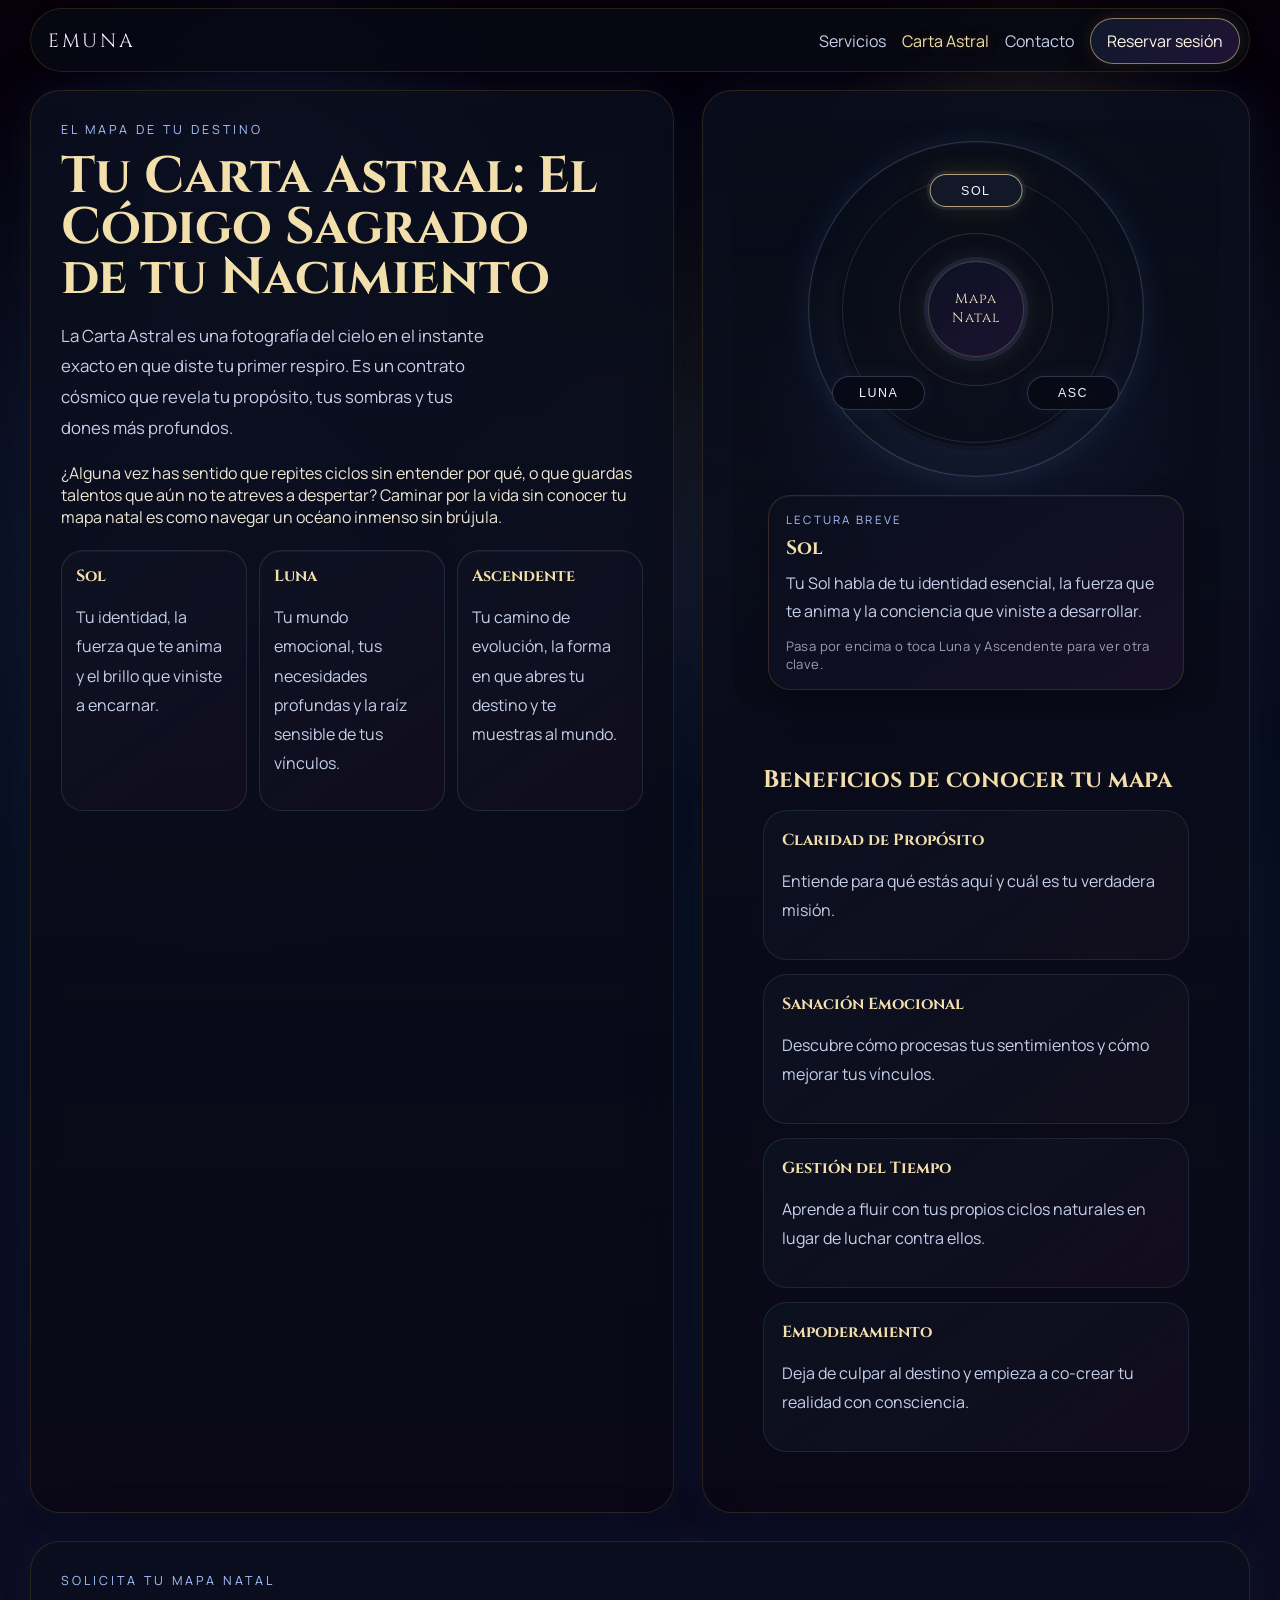
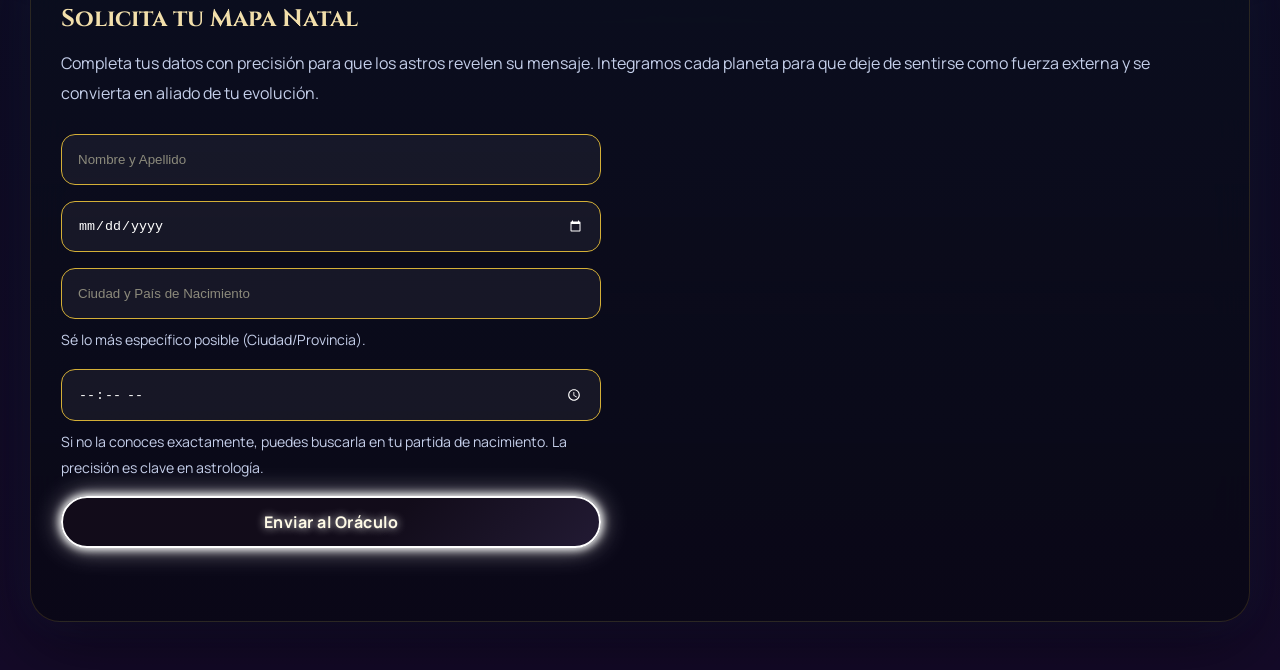
<file: cartaastral/index.html>
<!DOCTYPE html>
<html lang="es">
<head>
    <meta charset="UTF-8">
    <meta name="viewport" content="width=device-width, initial-scale=1.0">
    <meta name="theme-color" content="#05000a">
    <meta name="description" content="Emuna Carta Astral. Solicita tu mapa natal y descubre propósito, emociones y camino evolutivo desde tu cielo de nacimiento.">
    <link rel="preconnect" href="https://fonts.googleapis.com">
    <link rel="preconnect" href="https://fonts.gstatic.com" crossorigin>
    <link href="https://fonts.googleapis.com/css2?family=Cinzel:wght@400;600;700&family=Manrope:wght@400;500;600;700&display=swap" rel="stylesheet">
    <link rel="manifest" href="../manifest.json">
    <link rel="icon" href="../assets/icon-192.svg" type="image/svg+xml">
    <title>Emuna | Carta Astral</title>
    <style>
        :root {
            --bg-main: radial-gradient(circle at 50% 18%, rgba(212, 175, 55, 0.08), transparent 14%), radial-gradient(circle at 18% 22%, rgba(73, 117, 209, 0.16), transparent 22%), radial-gradient(circle at 82% 18%, rgba(117, 143, 206, 0.12), transparent 18%), linear-gradient(180deg, #05000a 0%, #081023 40%, #140a28 100%);
            --panel-bg: linear-gradient(180deg, rgba(10, 15, 30, 0.84), rgba(10, 8, 22, 0.92));
            --panel-border: rgba(212, 175, 55, 0.16);
            --panel-shadow: 0 24px 70px rgba(0, 0, 0, 0.42), 0 0 40px rgba(73, 117, 209, 0.12);
            --text-main: #f4ebff;
            --text-soft: #c5cfea;
            --gold-soft: #f2dfab;
            --gold-electric: #d4af37;
            --blue-soft: #a7c2ff;
        }

        * {
            box-sizing: border-box;
        }

        html {
            color-scheme: dark;
        }

        body {
            margin: 0;
            min-height: 100vh;
            font-family: "Manrope", sans-serif;
            color: var(--text-main);
            background: var(--bg-main);
            overflow-x: hidden;
        }

        body::before,
        body::after {
            content: "";
            position: fixed;
            inset: 0;
            pointer-events: none;
            z-index: -2;
        }

        body::before {
            background:
                radial-gradient(circle at 22% 20%, rgba(103, 140, 222, 0.1), transparent 20%),
                radial-gradient(circle at 80% 18%, rgba(212, 175, 55, 0.1), transparent 16%),
                radial-gradient(circle at 50% 65%, rgba(98, 126, 191, 0.14), transparent 26%);
        }

        body::after {
            background-image:
                radial-gradient(circle at 24% 12%, rgba(255, 255, 255, 0.08) 0 1px, transparent 1px),
                radial-gradient(circle at 72% 20%, rgba(255, 255, 255, 0.06) 0 1px, transparent 1px),
                radial-gradient(circle at 58% 70%, rgba(255, 255, 255, 0.05) 0 1px, transparent 1px);
            background-size: 220px 220px, 280px 280px, 320px 320px;
            opacity: 0.5;
            z-index: -1;
        }

        .page {
            width: min(1220px, calc(100% - 32px));
            margin: 0 auto;
            padding: 18px 0 48px;
        }

        .site-header {
            position: sticky;
            top: 0;
            z-index: 20;
            width: min(1220px, calc(100% - 32px));
            margin: 0 auto;
            padding: 18px 0 8px;
            display: flex;
            align-items: center;
            justify-content: space-between;
            gap: 16px;
            backdrop-filter: blur(18px);
        }

        .site-header::before {
            content: "";
            position: absolute;
            inset: 8px 0 0;
            border-radius: 999px;
            background: rgba(7, 10, 22, 0.72);
            border: 1px solid rgba(212, 175, 55, 0.16);
            z-index: -1;
        }

        .brand,
        h1,
        h2,
        h3 {
            font-family: "Cinzel", serif;
        }

        .brand {
            padding-left: 18px;
            font-size: 1.2rem;
            letter-spacing: 0.14em;
            text-transform: uppercase;
            color: var(--text-main);
            text-decoration: none;
        }

        .site-nav {
            display: flex;
            align-items: center;
            gap: 16px;
            padding-right: 10px;
        }

        .site-nav a {
            color: var(--text-soft);
            text-decoration: none;
            transition: color 0.18s ease, text-shadow 0.18s ease;
        }

        .site-nav a:hover,
        .site-nav a:focus-visible {
            color: var(--gold-soft);
            text-shadow: 0 0 14px rgba(212, 175, 55, 0.35);
        }

        .site-nav a[aria-current="page"] {
            color: var(--gold-soft);
            text-shadow: 0 0 14px rgba(212, 175, 55, 0.28);
        }

        .site-nav .nav-cta {
            display: inline-flex;
            align-items: center;
            justify-content: center;
            min-height: 42px;
            padding: 0.7rem 1rem;
            border-radius: 999px;
            background: linear-gradient(135deg, rgba(17, 26, 46, 0.96), rgba(33, 20, 56, 0.94));
            border: 1px solid rgba(239, 208, 143, 0.54);
            color: #fff7e8;
            box-shadow: 0 10px 24px rgba(0, 0, 0, 0.24), 0 0 18px rgba(212, 175, 55, 0.14);
        }

        .hero {
            display: grid;
            grid-template-columns: minmax(280px, 1.08fr) minmax(320px, 0.92fr);
            gap: 28px;
            align-items: stretch;
            margin-bottom: 28px;
        }

        .glass-panel {
            position: relative;
            background: var(--panel-bg);
            border: 1px solid var(--panel-border);
            border-radius: 30px;
            box-shadow: var(--panel-shadow);
            backdrop-filter: blur(18px);
        }

        .hero-copy,
        .astral-shell,
        .benefits-shell,
        .astral-form-shell {
            padding: 30px;
        }

        .eyebrow {
            margin: 0 0 14px;
            font-size: 0.78rem;
            text-transform: uppercase;
            letter-spacing: 0.24em;
            color: var(--blue-soft);
        }

        h1 {
            margin: 0;
            font-size: clamp(2.2rem, 4vw, 4.2rem);
            line-height: 0.98;
            color: var(--gold-soft);
            text-wrap: balance;
        }

        .lead,
        .astral-body,
        .form-intro,
        .benefit-card p,
        .astro-pillars p,
        .input-note,
        .field-note {
            color: var(--text-soft);
            line-height: 1.82;
        }

        .lead {
            margin: 18px 0 0;
            font-size: 1.05rem;
            max-width: 44ch;
        }

        .astral-pain {
            margin-top: 1.2rem;
            color: #efe7d5;
        }

        .astro-pillars {
            display: grid;
            grid-template-columns: repeat(3, minmax(0, 1fr));
            gap: 12px;
            margin-top: 22px;
        }

        .astro-pillars article {
            padding: 14px 14px 16px;
            border-radius: 22px;
            background: linear-gradient(145deg, rgba(13, 18, 34, 0.88), rgba(19, 14, 32, 0.82));
            border: 1px solid rgba(148, 170, 214, 0.16);
            box-shadow: inset 0 1px 0 rgba(255, 255, 255, 0.04);
        }

        .astro-pillars strong {
            display: block;
            margin-bottom: 8px;
            color: var(--gold-soft);
            font-family: "Cinzel", serif;
        }

        .astral-shell {
            display: grid;
            gap: 24px;
        }

        .astral-wheel-panel {
            min-height: 360px;
            display: grid;
            place-items: center;
            padding: 20px;
            gap: 18px;
            border-radius: 28px;
            background:
                radial-gradient(circle at 50% 50%, rgba(72, 105, 176, 0.14), transparent 58%),
                linear-gradient(180deg, rgba(8, 13, 25, 0.6), rgba(8, 10, 20, 0.18));
        }

        .astral-wheel {
            position: relative;
            width: min(100%, 21rem);
            aspect-ratio: 1;
            border-radius: 50%;
            border: 1px solid rgba(176, 193, 229, 0.22);
            background:
                radial-gradient(circle at center, rgba(22, 31, 55, 0.9) 0 22%, rgba(8, 12, 24, 0.82) 22% 58%, rgba(8, 12, 24, 0.28) 58% 60%, transparent 60%),
                radial-gradient(circle at center, rgba(212, 175, 55, 0.12), transparent 68%);
            box-shadow: inset 0 0 0 1px rgba(255, 255, 255, 0.03), 0 0 32px rgba(82, 117, 201, 0.14);
        }

        .astral-wheel::before,
        .astral-wheel::after {
            content: "";
            position: absolute;
            inset: 10%;
            border-radius: 50%;
            border: 1px solid rgba(164, 182, 217, 0.16);
        }

        .astral-wheel::after {
            inset: 27%;
            border-color: rgba(214, 190, 137, 0.18);
        }

        .astral-wheel-core {
            position: absolute;
            inset: 50% auto auto 50%;
            transform: translate(-50%, -50%);
            width: 6rem;
            height: 6rem;
            border-radius: 50%;
            display: grid;
            place-items: center;
            text-align: center;
            background: linear-gradient(145deg, rgba(13, 18, 35, 0.98), rgba(29, 18, 49, 0.96));
            border: 1px solid rgba(214, 190, 137, 0.26);
            color: #f7ecc8;
            font-family: "Cinzel", serif;
            font-size: 0.86rem;
            letter-spacing: 0.06em;
            line-height: 1.4;
            box-shadow: 0 0 28px rgba(214, 190, 137, 0.12);
        }

        .astral-node {
            position: absolute;
            display: inline-flex;
            align-items: center;
            justify-content: center;
            min-width: 5.8rem;
            padding: 0.55rem 0.8rem;
            border-radius: 999px;
            background: rgba(7, 11, 22, 0.9);
            border: 1px solid rgba(176, 193, 229, 0.24);
            color: #eef5ff;
            font-size: 0.78rem;
            letter-spacing: 0.12em;
            text-transform: uppercase;
            box-shadow: 0 0 20px rgba(109, 144, 222, 0.08);
            cursor: pointer;
            transition: transform 180ms ease, border-color 180ms ease, box-shadow 180ms ease, background-color 180ms ease;
        }

        .astral-node:hover,
        .astral-node:focus-visible,
        .astral-node.is-active {
            transform: translateY(-2px);
            border-color: rgba(240, 214, 154, 0.72);
            background: rgba(20, 25, 42, 0.96);
            box-shadow: 0 0 0 3px rgba(103, 140, 222, 0.12), 0 0 26px rgba(212, 175, 55, 0.16);
            outline: none;
        }

        .astral-node-sol {
            top: 10%;
            left: 50%;
            transform: translateX(-50%);
        }

        .astral-node-luna {
            bottom: 20%;
            left: 7%;
        }

        .astral-node-asc {
            bottom: 20%;
            right: 7%;
        }

        .astral-node-sol:hover,
        .astral-node-sol:focus-visible,
        .astral-node-sol.is-active {
            transform: translateX(-50%) translateY(-2px);
        }

        .astral-insight {
            width: min(100%, 26rem);
            padding: 1rem 1.05rem;
            border-radius: 22px;
            background: linear-gradient(145deg, rgba(10, 15, 30, 0.94), rgba(24, 17, 40, 0.9));
            border: 1px solid rgba(212, 175, 55, 0.18);
            box-shadow: inset 0 1px 0 rgba(255, 255, 255, 0.04), 0 16px 34px rgba(0, 0, 0, 0.28);
        }

        .astral-insight-label {
            margin: 0 0 0.45rem;
            font-size: 0.72rem;
            letter-spacing: 0.2em;
            text-transform: uppercase;
            color: var(--blue-soft);
        }

        .astral-insight-title {
            margin: 0;
            color: var(--gold-soft);
            font-size: 1.2rem;
        }

        .astral-insight-copy {
            margin: 0.55rem 0 0;
            color: var(--text-soft);
            line-height: 1.75;
        }

        .astral-insight-hint {
            margin: 0.7rem 0 0;
            color: rgba(234, 240, 255, 0.64);
            font-size: 0.82rem;
            letter-spacing: 0.03em;
        }

        .benefits-shell {
            display: grid;
            gap: 14px;
        }

        .benefits-shell h2,
        .astral-form-shell h2 {
            margin: 0;
            color: var(--gold-soft);
        }

        .benefit-grid {
            display: grid;
            gap: 14px;
        }

        .benefit-card {
            padding: 18px;
            border-radius: 24px;
            background: linear-gradient(145deg, rgba(12, 18, 33, 0.92), rgba(19, 14, 31, 0.88));
            border: 1px solid rgba(104, 132, 182, 0.18);
        }

        .benefit-card strong {
            display: block;
            margin-bottom: 8px;
            color: var(--gold-soft);
            font-family: "Cinzel", serif;
        }

        .astral-form-shell {
            margin-top: 28px;
        }

        .form-intro {
            margin: 14px 0 0;
        }

        .astral-form {
            display: grid;
            max-width: 540px;
            margin-top: 26px;
            gap: 16px;
        }

        .field-group {
            display: grid;
            gap: 8px;
        }

        .astral-form input {
            width: 100%;
            min-height: 3.2rem;
            padding: 0.95rem 1rem;
            background: rgba(255, 255, 255, 0.05);
            border: 1px solid #d4af37;
            color: white;
            border-radius: 14px;
            outline: none;
            transition: border-color 180ms ease, box-shadow 180ms ease, background-color 180ms ease;
        }

        .astral-form input::placeholder {
            color: rgba(255, 253, 208, 0.5);
        }

        .astral-form input:focus {
            border-color: rgba(164, 203, 255, 0.84);
            box-shadow: 0 0 0 4px rgba(86, 130, 214, 0.14), 0 0 18px rgba(212, 175, 55, 0.12);
            background: rgba(255, 255, 255, 0.08);
        }

        .field-note,
        .input-note {
            margin: 0;
            font-size: 0.88rem;
        }

        .btn-emuna {
            position: relative;
            display: inline-flex;
            align-items: center;
            justify-content: center;
            gap: 0.5rem;
            min-height: 3rem;
            padding: 0.8rem 1.15rem;
            border: 2.5px solid #fff;
            border-radius: 999px;
            cursor: pointer;
            font: inherit;
            font-weight: 700;
            letter-spacing: 0.03em;
            transition: background 0.3s, box-shadow 0.3s, color 0.3s, border-color 0.3s, transform 0.3s;
            color: #fffbe7;
            background: linear-gradient(135deg, #120c1a 60%, #221a33 100%);
            box-shadow: 0 0 8px 2px #fff, 0 0 24px 2px rgba(255, 255, 255, 0.53), 0 2px 18px rgba(0, 0, 0, 0.28);
            text-shadow: 0 0 8px rgba(255, 255, 255, 0.92), 0 0 2px rgba(255, 255, 255, 0.13);
            text-decoration: none;
        }

        .btn-emuna:hover,
        .btn-emuna:focus-visible {
            transform: translateY(-2px) scale(1.03);
            box-shadow: 0 0 16px 4px #fff, 0 0 32px 4px rgba(255, 255, 255, 0.53), 0 4px 24px rgba(0, 0, 0, 0.38);
            background: linear-gradient(135deg, #0a0711 60%, #18122b 100%);
        }

        .astral-feedback {
            min-height: 1.5rem;
            margin: 0.2rem 0 0;
            color: var(--blue-soft);
        }

        @media (max-width: 980px) {
            .hero {
                grid-template-columns: 1fr;
            }

            .astro-pillars {
                grid-template-columns: 1fr;
            }
        }

        @media (max-width: 780px) {
            .site-header {
                width: min(100%, calc(100% - 20px));
                padding-top: 12px;
            }

            .site-header::before {
                inset: 6px 0 0;
            }

            .page {
                width: min(100%, calc(100% - 20px));
                padding-top: 18px;
            }

            .hero-copy,
            .astral-shell,
            .benefits-shell,
            .astral-form-shell {
                padding: 22px;
            }
        }

        @media (max-width: 560px) {
            .site-header {
                width: calc(100% - 12px);
                flex-direction: column;
                align-items: stretch;
                gap: 10px;
            }

            .site-header::before {
                border-radius: 24px;
            }

            .brand {
                padding-left: 14px;
            }

            .site-nav {
                flex-wrap: wrap;
                justify-content: space-between;
                gap: 10px;
                padding: 0 12px 12px;
            }

            .page {
                width: calc(100% - 12px);
            }

            .astral-wheel {
                width: min(100%, 17rem);
            }

            .astral-node {
                min-width: 5rem;
                font-size: 0.7rem;
            }
        }
    </style>
</head>
<body>
    <header class="site-header">
        <a class="brand" href="../index.html#inicio">Emuna</a>
        <nav class="site-nav" aria-label="Principal de carta astral">
            <a href="../index.html#servicios">Servicios</a>
            <a href="index.html" aria-current="page">Carta Astral</a>
            <a href="../index.html#contacto">Contacto</a>
            <a class="nav-cta" href="../index.html#contacto">Reservar sesión</a>
        </nav>
    </header>

    <main class="page">
        <section class="hero">
            <article class="glass-panel hero-copy">
                <p class="eyebrow">El mapa de tu destino</p>
                <h1>Tu Carta Astral: El Código Sagrado de tu Nacimiento</h1>
                <p class="lead">La Carta Astral es una fotografía del cielo en el instante exacto en que diste tu primer respiro. Es un contrato cósmico que revela tu propósito, tus sombras y tus dones más profundos.</p>
                <p class="astral-pain">¿Alguna vez has sentido que repites ciclos sin entender por qué, o que guardas talentos que aún no te atreves a despertar? Caminar por la vida sin conocer tu mapa natal es como navegar un océano inmenso sin brújula.</p>
                <div class="astro-pillars">
                    <article>
                        <strong>Sol</strong>
                        <p>Tu identidad, la fuerza que te anima y el brillo que viniste a encarnar.</p>
                    </article>
                    <article>
                        <strong>Luna</strong>
                        <p>Tu mundo emocional, tus necesidades profundas y la raíz sensible de tus vínculos.</p>
                    </article>
                    <article>
                        <strong>Ascendente</strong>
                        <p>Tu camino de evolución, la forma en que abres tu destino y te muestras al mundo.</p>
                    </article>
                </div>
            </article>

            <aside class="glass-panel astral-shell" aria-label="Mapa astral visual y beneficios">
                <div class="astral-wheel-panel">
                    <div class="astral-wheel" role="group" aria-label="Mapa natal interactivo con Sol, Luna y Ascendente">
                        <div class="astral-wheel-core">Mapa<br>Natal</div>
                        <button class="astral-node astral-node-sol is-active" type="button" data-astral-key="sol" aria-pressed="true">Sol</button>
                        <button class="astral-node astral-node-luna" type="button" data-astral-key="luna" aria-pressed="false">Luna</button>
                        <button class="astral-node astral-node-asc" type="button" data-astral-key="ascendente" aria-pressed="false">Asc</button>
                    </div>
                    <div class="astral-insight" id="astralInsight" aria-live="polite">
                        <p class="astral-insight-label">Lectura breve</p>
                        <h3 class="astral-insight-title" id="astralInsightTitle">Sol</h3>
                        <p class="astral-insight-copy" id="astralInsightCopy">Tu Sol habla de tu identidad esencial, la fuerza que te anima y la conciencia que viniste a desarrollar.</p>
                        <p class="astral-insight-hint">Pasa por encima o toca Luna y Ascendente para ver otra clave.</p>
                    </div>
                </div>
                <div class="benefits-shell">
                    <h2>Beneficios de conocer tu mapa</h2>
                    <div class="benefit-grid">
                        <article class="benefit-card">
                            <strong>Claridad de Propósito</strong>
                            <p>Entiende para qué estás aquí y cuál es tu verdadera misión.</p>
                        </article>
                        <article class="benefit-card">
                            <strong>Sanación Emocional</strong>
                            <p>Descubre cómo procesas tus sentimientos y cómo mejorar tus vínculos.</p>
                        </article>
                        <article class="benefit-card">
                            <strong>Gestión del Tiempo</strong>
                            <p>Aprende a fluir con tus propios ciclos naturales en lugar de luchar contra ellos.</p>
                        </article>
                        <article class="benefit-card">
                            <strong>Empoderamiento</strong>
                            <p>Deja de culpar al destino y empieza a co-crear tu realidad con consciencia.</p>
                        </article>
                    </div>
                </div>
            </aside>
        </section>

        <section class="glass-panel astral-form-shell seccion-astral">
            <p class="eyebrow">Solicita tu mapa natal</p>
            <h2>Solicita tu Mapa Natal</h2>
            <p class="form-intro">Completa tus datos con precisión para que los astros revelen su mensaje. Integramos cada planeta para que deje de sentirse como fuerza externa y se convierta en aliado de tu evolución.</p>

            <form id="astralForm" class="astral-form">
                <div class="field-group">
                    <input type="text" id="astralNombre" placeholder="Nombre y Apellido" required>
                </div>

                <div class="field-group">
                    <input type="date" id="fechaNacimiento" required title="Fecha de Nacimiento">
                </div>

                <div class="field-group">
                    <input type="text" id="lugarNacimiento" placeholder="Ciudad y País de Nacimiento" required>
                    <p class="field-note">Sé lo más específico posible (Ciudad/Provincia).</p>
                </div>

                <div class="field-group">
                    <input type="time" id="horaNacimiento" required title="Hora de Nacimiento">
                    <p class="field-note">Si no la conoces exactamente, puedes buscarla en tu partida de nacimiento. La precisión es clave en astrología.</p>
                </div>

                <button type="submit" class="btn-emuna">Enviar al Oráculo</button>
                <p class="astral-feedback" id="astralFeedback"></p>
            </form>
        </section>
    </main>

    <script>
        const astralForm = document.getElementById('astralForm');
        const astralFeedback = document.getElementById('astralFeedback');
        const astralInsightTitle = document.getElementById('astralInsightTitle');
        const astralInsightCopy = document.getElementById('astralInsightCopy');
        const astralNodes = Array.from(document.querySelectorAll('[data-astral-key]'));

        const astralMessages = {
            sol: {
                title: 'Sol',
                copy: 'Tu Sol habla de tu identidad esencial, la fuerza que te anima y la conciencia que viniste a desarrollar.'
            },
            luna: {
                title: 'Luna',
                copy: 'Tu Luna muestra cómo sientes, qué necesitas para sentirte contenida y dónde se aloja tu memoria emocional.'
            },
            ascendente: {
                title: 'Ascendente',
                copy: 'Tu Ascendente revela cómo entras en la vida, qué camino de evolución se abre frente a ti y cómo te percibe el mundo.'
            }
        };

        function setAstralInsight(key) {
            const nextInsight = astralMessages[key];
            if (!nextInsight) {
                return;
            }

            astralInsightTitle.textContent = nextInsight.title;
            astralInsightCopy.textContent = nextInsight.copy;

            astralNodes.forEach((node) => {
                const isActive = node.dataset.astralKey === key;
                node.classList.toggle('is-active', isActive);
                node.setAttribute('aria-pressed', isActive ? 'true' : 'false');
            });
        }

        astralNodes.forEach((node) => {
            const activateInsight = function () {
                setAstralInsight(node.dataset.astralKey);
            };

            node.addEventListener('mouseenter', activateInsight);
            node.addEventListener('focus', activateInsight);
            node.addEventListener('click', activateInsight);
        });

        astralForm.addEventListener('submit', function (event) {
            event.preventDefault();

            const telefono = '2215566392';
            const nombre = document.getElementById('astralNombre').value.trim();
            const fecha = document.getElementById('fechaNacimiento').value;
            const lugar = document.getElementById('lugarNacimiento').value.trim();
            const hora = document.getElementById('horaNacimiento').value;

            const mensaje = `Hola Emuna! ✨ Deseo mi Carta Astral:\n*Nombre:* ${nombre}\n*Fecha:* ${fecha}\n*Lugar:* ${lugar}\n*Hora:* ${hora}`;
            astralFeedback.textContent = 'Abriendo WhatsApp con tus datos astrales...';
            window.open(`https://wa.me/${telefono}?text=${encodeURIComponent(mensaje)}`, '_blank', 'noopener');
        });
    </script>
</body>
</html>
</file>
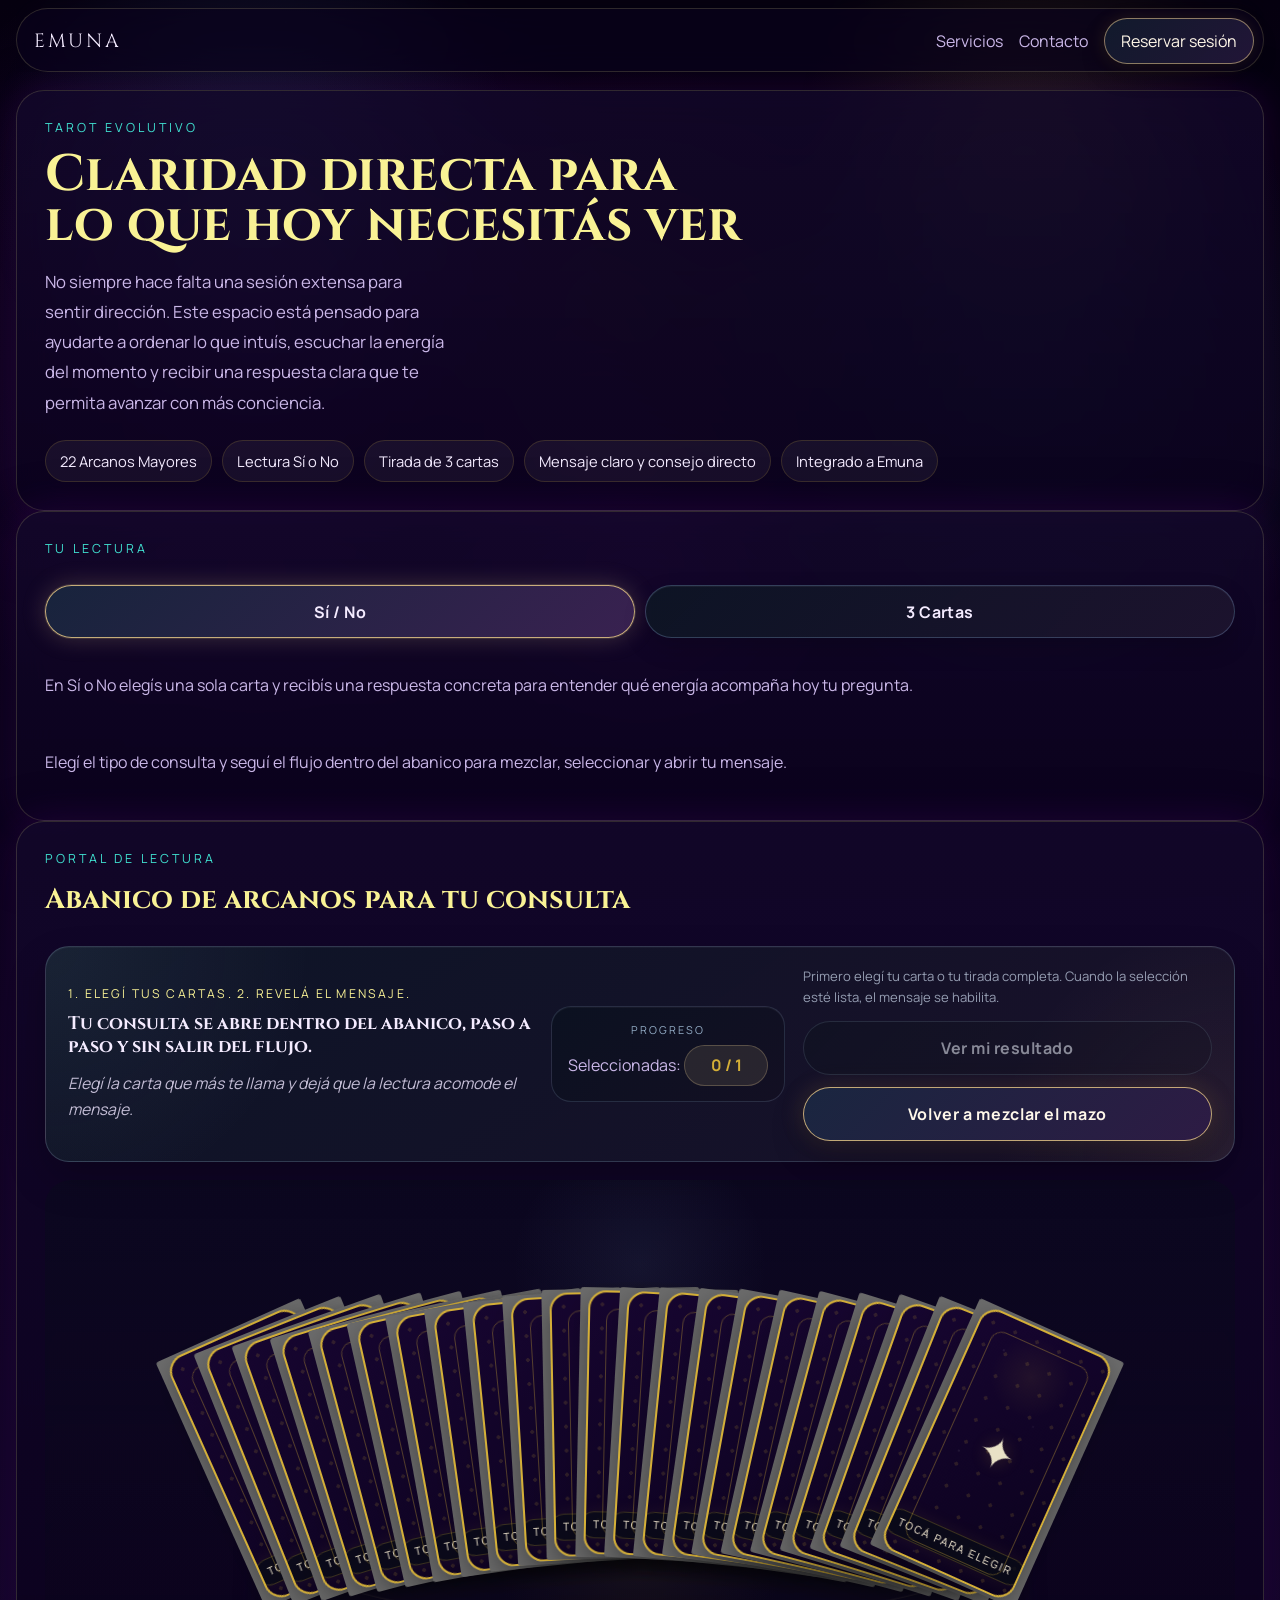
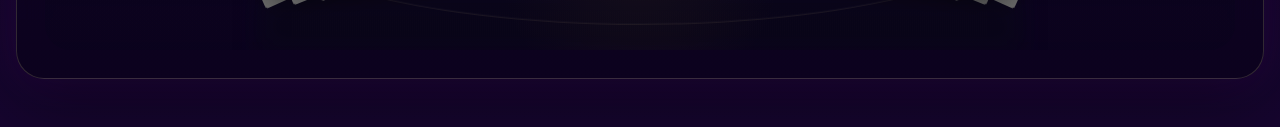
<file: tarotsiono/index.html>
<!DOCTYPE html>
<html lang="es">
<head>
	<meta charset="UTF-8">
	<meta name="viewport" content="width=device-width, initial-scale=1.0">
	<meta name="theme-color" content="#0b021d">
	<meta name="description" content="Emuna Oráculo. Tarot evolutivo interactivo con lectura Sí o No y tirada de 3 cartas en una experiencia mística, directa y alineada con la home principal.">
	<link rel="preconnect" href="https://fonts.googleapis.com">
	<link rel="preconnect" href="https://fonts.gstatic.com" crossorigin>
	<link href="https://fonts.googleapis.com/css2?family=Cinzel:wght@400;600;700&family=Manrope:wght@400;500;600;700&display=swap" rel="stylesheet">
	<link rel="manifest" href="../manifest.json">
	<link rel="icon" href="../assets/icon-192.svg" type="image/svg+xml">
	<title>Emuna | Oráculo Tarot Evolutivo</title>
	<style>
		:root {
			--bg-main: radial-gradient(circle at 50% 18%, rgba(212, 175, 55, 0.08), transparent 16%), radial-gradient(circle at 20% 20%, rgba(160, 32, 240, 0.16), transparent 24%), radial-gradient(circle at 80% 22%, rgba(64, 224, 208, 0.12), transparent 20%), linear-gradient(180deg, #05000f 0%, #0b021d 42%, #16052f 100%);
			--card-back: linear-gradient(135deg, #16052f 0%, #0b021d 100%);
			--gold-electric: #d4af37;
			--gold-soft: #f9f295;
			--gold-glow: rgba(212, 175, 55, 0.4);
			--blue-electric: #40e0d0;
			--red-electric: #ff8db5;
			--violet-electric: #a020f0;
			--cyan-electric: #40e0d0;
			--glass-bg: rgba(20, 8, 44, 0.78);
			--glass-border: rgba(249, 242, 149, 0.16);
			--text-main: #f4ebff;
			--text-soft: #cab7e8;
			--panel-shadow: 0 24px 70px rgba(0, 0, 0, 0.42), 0 0 40px rgba(160, 32, 240, 0.16);
			--card-width: 158px;
			--card-height: 270px;
		}

		* {
			box-sizing: border-box;
		}

		html {
			color-scheme: dark;
		}

		body {
			margin: 0;
			min-height: 100vh;
			font-family: "Manrope", sans-serif;
			color: var(--text-main);
			background: var(--bg-main);
			overflow-x: hidden;
		}

		body::before,
		body::after {
			content: "";
			position: fixed;
			inset: 0;
			pointer-events: none;
			z-index: -2;
		}

		body::before {
			background:
				radial-gradient(circle at 20% 20%, rgba(64, 224, 208, 0.1), transparent 22%),
				radial-gradient(circle at 80% 15%, rgba(212, 175, 55, 0.12), transparent 18%),
				radial-gradient(circle at 50% 60%, rgba(160, 32, 240, 0.14), transparent 26%);
			transform: translate3d(var(--parallax-x, 0), var(--parallax-y, 0), 0);
			transition: transform 120ms linear;
		}

		body::after {
			background-image:
				radial-gradient(circle at 30% 10%, rgba(255, 255, 255, 0.08) 0 1px, transparent 1px),
				radial-gradient(circle at 70% 25%, rgba(255, 255, 255, 0.06) 0 1px, transparent 1px),
				radial-gradient(circle at 55% 70%, rgba(255, 255, 255, 0.04) 0 1px, transparent 1px);
			background-size: 220px 220px, 280px 280px, 320px 320px;
			opacity: 0.5;
			z-index: -1;
		}

		.page {
			width: min(1400px, calc(100% - 32px));
			margin: 0 auto;
			padding: 18px 0 48px;
		}

		.site-header {
			position: sticky;
			top: 0;
			z-index: 20;
			width: min(1400px, calc(100% - 32px));
			margin: 0 auto;
			padding: 18px 0 8px;
			display: flex;
			align-items: center;
			justify-content: space-between;
			gap: 16px;
			backdrop-filter: blur(18px);
		}

		.site-header::before {
			content: "";
			position: absolute;
			inset: 8px 0 0;
			border-radius: 999px;
			background: rgba(11, 2, 29, 0.62);
			border: 1px solid rgba(249, 242, 149, 0.16);
			z-index: -1;
		}

		.brand,
		h1,
		h2,
		h3,
		.card-name,
		.modal-title {
			font-family: "Cinzel", serif;
		}

		.brand {
			padding-left: 18px;
			font-size: 1.2rem;
			letter-spacing: 0.14em;
			text-transform: uppercase;
			color: var(--text-main);
			text-decoration: none;
		}

		.site-nav {
			display: flex;
			align-items: center;
			gap: 16px;
			padding-right: 10px;
		}

		.site-nav a {
			color: var(--text-soft);
			text-decoration: none;
			transition: color 0.18s ease, text-shadow 0.18s ease;
		}

		.site-nav a:hover,
		.site-nav a:focus-visible {
			color: var(--gold-soft);
			text-shadow: 0 0 14px rgba(212, 175, 55, 0.35);
		}

		.site-nav .nav-cta {
			display: inline-flex;
			align-items: center;
			justify-content: center;
			min-height: 42px;
			padding: 0.7rem 1rem;
			border-radius: 999px;
			background: linear-gradient(135deg, rgba(18, 27, 46, 0.96), rgba(35, 22, 57, 0.94));
			border: 1px solid rgba(239, 208, 143, 0.54);
			color: #fff7e8;
			box-shadow: 0 10px 24px rgba(0, 0, 0, 0.24), 0 0 18px rgba(212, 175, 55, 0.14);
		}
		}

		.hero {
			display: grid;
			grid-template-columns: minmax(280px, 480px) minmax(320px, 1fr);
			gap: 28px;
			align-items: stretch;
			margin-bottom: 28px;
		}

		.glass-panel {
			position: relative;
			background: linear-gradient(180deg, rgba(20, 8, 44, 0.76), rgba(11, 2, 29, 0.9));
			border: 1px solid var(--glass-border);
			border-radius: 28px;
			box-shadow: var(--panel-shadow);
			backdrop-filter: blur(18px);
		}

		.hero-copy,
		.result-shell,
		.controls,
		.board-shell {
			padding: 28px;
		}

		.eyebrow {
			margin: 0 0 14px;
			font-size: 0.78rem;
			text-transform: uppercase;
			letter-spacing: 0.24em;
			color: var(--cyan-electric);
		}

		h1 {
			margin: 0;
			font-size: clamp(2.4rem, 4vw, 4.8rem);
			line-height: 0.96;
			color: var(--gold-soft);
			text-wrap: balance;
		}

		.lead {
			margin: 18px 0 0;
			color: var(--text-soft);
			font-size: 1.05rem;
			line-height: 1.8;
			max-width: 40ch;
		}

		.benefits {
			display: flex;
			flex-wrap: wrap;
			gap: 10px;
			margin-top: 22px;
		}

		.benefit {
			padding: 10px 14px;
			border-radius: 999px;
			background: rgba(255, 255, 255, 0.05);
			border: 1px solid rgba(212, 175, 55, 0.18);
			color: var(--text-main);
			font-size: 0.92rem;
		}

		.controls {
			display: grid;
			align-content: center;
			gap: 18px;
		}

		.controls-intro {
			display: grid;
			gap: 0.9rem;
		}

		.mode-switch {
			display: grid;
			grid-template-columns: repeat(2, minmax(0, 1fr));
			gap: 10px;
		}

		.mode-button,
		.action-button,
		.ghost-button,
		.modal-close {
			appearance: none;
			border: 1px solid transparent;
			cursor: pointer;
			transition: 0.3s;
			font: inherit;
		}

		.btn-emuna {
			font-weight: 700;
			letter-spacing: 0.03em;
		}

		.mode-button,
		.action-button,
		.ghost-button {
			min-height: 52px;
			border-radius: 999px;
			padding: 0.9rem 1.2rem;
			color: var(--text-main);
		}

		.mode-button {
			background: linear-gradient(135deg, rgba(14, 21, 37, 0.94), rgba(29, 20, 47, 0.92));
			border-color: rgba(125, 156, 198, 0.32);
			box-shadow: inset 0 1px 0 rgba(255, 255, 255, 0.05), 0 10px 24px rgba(0, 0, 0, 0.16);
		}

		.mode-button.is-active {
			background: linear-gradient(135deg, rgba(24, 36, 61, 0.99), rgba(58, 34, 82, 0.98));
			border-color: rgba(235, 204, 135, 0.82);
			box-shadow: 0 0 0 1px rgba(226, 201, 144, 0.14), 0 0 24px rgba(226, 201, 144, 0.22);
		}

		.action-button {
			background: linear-gradient(135deg, #1a2640 0%, #2d1b44 100%);
			border-color: rgba(240, 207, 135, 0.78);
			box-shadow: 0 14px 34px rgba(0, 0, 0, 0.24), 0 0 24px rgba(219, 168, 88, 0.18);
			font-weight: 700;
			letter-spacing: 0.04em;
			color: #fff8ea;
		}

		.ghost-button,
		.modal-close {
			background: linear-gradient(135deg, rgba(12, 19, 35, 0.9), rgba(24, 19, 42, 0.84));
			border-color: rgba(128, 175, 196, 0.32);
			color: #edf8ff;
		}

		.mode-button:hover,
		.action-button:hover,
		.ghost-button:hover,
		.modal-close:hover,
		.mode-button:focus-visible,
		.action-button:focus-visible,
		.ghost-button:focus-visible,
		.modal-close:focus-visible {
			transform: translateY(-2px);
			box-shadow: 0 14px 28px rgba(0, 0, 0, 0.22), 0 0 0 2px rgba(226, 201, 144, 0.58);
		}

		.mode-meta,
		.status,
		.result-summary,
		.reading-meta,
		.selected-hint {
			color: var(--text-soft);
			line-height: 1.7;
		}

		.status {
			min-height: 1.7em;
			font-style: italic;
		}

		.reading-console {
			display: grid;
			grid-template-columns: minmax(0, 1.08fr) auto minmax(280px, 0.95fr);
			gap: 18px;
			align-items: center;
			padding: 20px 22px;
			margin-bottom: 18px;
			border-radius: 24px;
			background:
				radial-gradient(circle at top left, rgba(168, 197, 233, 0.08), transparent 22%),
				radial-gradient(circle at bottom right, rgba(224, 190, 129, 0.08), transparent 20%),
				linear-gradient(145deg, rgba(14, 22, 39, 0.94), rgba(26, 17, 43, 0.92));
			border: 1px solid rgba(160, 185, 218, 0.22);
			box-shadow: inset 0 1px 0 rgba(255, 255, 255, 0.04), 0 18px 38px rgba(0, 0, 0, 0.22);
		}

		.reading-console-copy {
			display: grid;
			gap: 0.65rem;
		}

		.reading-console-step {
			margin: 0;
			font-size: 0.76rem;
			letter-spacing: 0.18em;
			text-transform: uppercase;
			color: var(--gold-soft);
		}

		.reading-console-title {
			margin: 0;
			font-family: "Cinzel", serif;
			font-size: clamp(1rem, 1.4vw, 1.18rem);
			line-height: 1.3;
			color: var(--text-main);
		}

		.reading-console .status {
			margin: 0;
			min-height: 0;
			font-size: 0.98rem;
			color: rgba(229, 220, 245, 0.84);
		}

		.reading-console-progress {
			display: grid;
			justify-items: center;
			gap: 0.45rem;
			padding: 0.95rem 1rem;
			border-radius: 20px;
			background: linear-gradient(145deg, rgba(10, 17, 31, 0.82), rgba(19, 15, 34, 0.82));
			border: 1px solid rgba(154, 179, 216, 0.18);
			box-shadow: inset 0 1px 0 rgba(255, 255, 255, 0.04);
		}

		.reading-console-progress-label {
			margin: 0;
			font-size: 0.68rem;
			text-transform: uppercase;
			letter-spacing: 0.18em;
			color: rgba(176, 205, 232, 0.82);
		}

		.reading-console .selected-hint {
			margin: 0;
			font-size: 1rem;
			text-align: center;
		}

		.reading-console .selected-hint strong {
			display: inline-flex;
			align-items: center;
			justify-content: center;
			min-width: 5.2rem;
			padding: 0.38rem 0.72rem;
			border-radius: 999px;
			background: rgba(214, 190, 137, 0.12);
			border: 1px solid rgba(214, 190, 137, 0.28);
		}

		.reading-console-actions {
			display: grid;
			grid-template-columns: 1fr;
			gap: 12px;
		}

		.reading-console-actions .action-button,
		.reading-console-actions .ghost-button {
			width: 100%;
			min-height: 54px;
		}

		.reading-console-actions .ghost-button:disabled {
			opacity: 0.52;
			filter: saturate(0.72);
			cursor: not-allowed;
		}

		.reading-console-actions .action-button {
			order: 2;
		}

		.reading-console-actions .ghost-button {
			order: 1;
		}

		.reading-console-actions-note {
			margin: -0.1rem 0 0;
			font-size: 0.82rem;
			line-height: 1.65;
			color: rgba(198, 211, 230, 0.72);
		}

		.board-shell {
			min-height: 620px;
		}

		.board-header {
			display: flex;
			flex-wrap: wrap;
			justify-content: space-between;
			gap: 16px;
			margin-bottom: 22px;
		}

		.board-header h2 {
			margin: 0 0 6px;
			font-size: clamp(1.7rem, 2.2vw, 2.4rem);
			color: var(--gold-soft);
		}

		.selected-hint strong {
			color: var(--gold-electric);
		}

		.spread-board {
			position: relative;
			min-height: 470px;
			display: flex;
			align-items: center;
			justify-content: center;
			overflow: hidden;
			padding: 26px 12px 12px;
			border-radius: 26px;
			background:
				radial-gradient(circle at 50% 82%, rgba(212, 175, 55, 0.08), transparent 20%),
				radial-gradient(circle at 50% 18%, rgba(130, 176, 219, 0.08), transparent 18%),
				linear-gradient(180deg, rgba(8, 14, 25, 0.38), rgba(8, 11, 20, 0.12));
		}

		.spread-board::before {
			content: "";
			position: absolute;
			left: 50%;
			bottom: 1.6rem;
			width: min(92%, 52rem);
			height: 15rem;
			transform: translateX(-50%);
			border-radius: 50%;
			border: 1px solid rgba(214, 190, 137, 0.12);
			box-shadow: 0 -1px 0 rgba(255, 255, 255, 0.03) inset;
			pointer-events: none;
		}

		.spread-board::after {
			content: "";
			position: absolute;
			inset: auto 18% 0;
			height: 42%;
			background: linear-gradient(180deg, rgba(0, 0, 0, 0), rgba(7, 10, 18, 0.42));
			filter: blur(12px);
			pointer-events: none;
		}

		.flip-card {
			position: absolute;
			width: var(--card-width);
			height: var(--card-height);
			opacity: 0;
			transform: translateX(0) translateY(60px) rotate(0deg) scale(0.9);
			transition: transform 0.8s ease, opacity 0.55s ease, filter 0.35s ease;
			cursor: pointer;
			perspective: 1000px;
			will-change: transform;
		}

		.flip-card:focus-visible {
			outline: none;
			filter: drop-shadow(0 0 18px rgba(212, 175, 55, 0.4));
		}

		.flip-card.is-visible {
			opacity: 1;
		}

		.flip-card:hover .flip-card-inner,
		.flip-card:focus-visible .flip-card-inner {
			box-shadow: 0 18px 36px rgba(0, 0, 0, 0.42), 0 0 24px rgba(124, 170, 214, 0.12);
		}

		.flip-card-inner {
			position: relative;
			width: 100%;
			height: 100%;
			transition: transform 0.8s;
			transform-style: preserve-3d;
			box-shadow: 0 10px 26px rgba(0, 0, 0, 0.38);
			border-radius: 18px;
		}

		.flip-card.is-flipped .flip-card-inner {
			transform: rotateY(180deg);
		}

		.flip-card.is-selected {
			filter: drop-shadow(0 0 18px rgba(212, 175, 55, 0.58));
			z-index: 35;
		}

		.flip-card.is-dimmed {
			opacity: 0.08;
			pointer-events: none;
		}

		.flip-card.is-hidden {
			opacity: 0;
			pointer-events: none;
		}

		.flip-card.is-center {
			z-index: 40;
		}

		.flip-card.is-aura .flip-card-front {
			animation: auraPulse 1.8s ease-in-out infinite alternate;
		}

		.flip-card-front,
		.flip-card-back {
			position: absolute;
			inset: 0;
			width: 100%;
			height: 100%;
			-webkit-backface-visibility: hidden;
			backface-visibility: hidden;
			border-radius: 18px;
			border: 2px solid var(--gold-electric);
			overflow: hidden;
		}

		.flip-card-back {
			background:
				radial-gradient(circle at 50% 18%, rgba(212, 175, 55, 0.08), transparent 18%),
				var(--card-back);
		}

		.flip-card-back::before,
		.flip-card-back::after {
			content: "";
			position: absolute;
			inset: 0;
		}

		.flip-card-back::before {
			background:
				radial-gradient(circle at center, rgba(212, 175, 55, 0.18) 0 2px, transparent 2px),
				radial-gradient(circle at 30% 30%, rgba(255, 255, 255, 0.08) 0 1px, transparent 1px),
				radial-gradient(circle at 70% 70%, rgba(255, 255, 255, 0.05) 0 1px, transparent 1px);
			background-size: 24px 24px, 110px 110px, 130px 130px;
			opacity: 0.85;
		}

		.flip-card-back::after {
			inset: 16px;
			border: 1px solid rgba(212, 175, 55, 0.35);
			border-radius: 12px;
		}

		.card-back-emblem {
			position: absolute;
			inset: 0;
			display: grid;
			place-items: center;
			color: rgba(255, 248, 216, 0.9);
			font-size: 2.8rem;
			text-shadow: 0 0 18px rgba(212, 175, 55, 0.24);
		}

		.card-back-invite {
			position: absolute;
			left: 50%;
			bottom: 0.9rem;
			transform: translateX(-50%);
			padding: 0.42rem 0.72rem;
			border-radius: 999px;
			background: rgba(9, 12, 22, 0.78);
			border: 1px solid rgba(212, 175, 55, 0.24);
			color: rgba(255, 244, 220, 0.9);
			font-size: 0.64rem;
			letter-spacing: 0.16em;
			text-transform: uppercase;
			white-space: nowrap;
			box-shadow: 0 0 18px rgba(212, 175, 55, 0.08);
		}

		.flip-card-front {
			transform: rotateY(180deg);
			background: linear-gradient(180deg, rgba(250, 247, 238, 0.99), rgba(234, 225, 207, 0.99));
			color: #16131f;
			padding: 18px 16px;
			display: flex;
			flex-direction: column;
			justify-content: space-between;
		}

		.card-label {
			font-size: 0.72rem;
			letter-spacing: 0.16em;
			text-transform: uppercase;
			color: #766736;
		}

		.card-symbol {
			font-size: 2.4rem;
			text-align: center;
			margin-top: 8px;
		}

		.card-name {
			margin: 8px 0 0;
			font-size: 1.25rem;
			line-height: 1.1;
			text-align: center;
		}

		.card-verdict {
			margin-top: 12px;
			text-align: center;
			font-size: 1.08rem;
			font-weight: 800;
			letter-spacing: 0.04em;
		}

		.card-short {
			margin: 10px 0 0;
			font-size: 0.95rem;
			text-align: center;
			line-height: 1.45;
			color: #312c3e;
		}

		.card-position {
			align-self: center;
			margin-top: 8px;
			padding: 6px 10px;
			border-radius: 999px;
			background: rgba(22, 19, 31, 0.08);
			font-size: 0.72rem;
			font-weight: 700;
			letter-spacing: 0.12em;
			text-transform: uppercase;
		}

		.result-shell {
			margin-top: 24px;
			display: none;
		}

		.result-shell.is-visible {
			display: block;
			animation: fadeInUp 0.45s ease;
		}

		.result-shell h3 {
			margin: 0;
			font-size: 1.5rem;
			color: var(--gold-soft);
		}

		.result-verdict {
			margin: 12px 0 0;
			font-size: clamp(1.4rem, 3vw, 2rem);
			font-weight: 900;
			letter-spacing: 0.04em;
		}

		.reading-grid {
			display: grid;
			gap: 16px;
			margin-top: 18px;
		}

		.reading-card-summary {
			padding: 16px 18px;
			border-radius: 18px;
			background: rgba(255, 255, 255, 0.04);
			border: 1px solid rgba(255, 255, 255, 0.08);
		}

		.reading-card-summary strong {
			color: #fff0ba;
		}

		.modal {
			position: fixed;
			inset: 0;
			display: grid;
			place-items: center;
			padding: 18px;
			background: rgba(5, 5, 10, 0.82);
			backdrop-filter: blur(12px);
			opacity: 0;
			pointer-events: none;
			transition: opacity 0.28s ease;
			z-index: 80;
		}

		.modal.is-open {
			opacity: 1;
			pointer-events: auto;
		}

		.modal-card {
			width: min(100%, 620px);
			padding: 24px;
			border-radius: 26px;
			background: linear-gradient(180deg, rgba(20, 8, 44, 0.88), rgba(11, 2, 29, 0.94));
			border: 1px solid rgba(255, 255, 255, 0.12);
			box-shadow: var(--panel-shadow);
			transform: translateY(24px) scale(0.96);
			transition: transform 0.28s ease;
		}

		.modal.is-open .modal-card {
			transform: translateY(0) scale(1);
		}

		.modal-header {
			display: flex;
			justify-content: space-between;
			gap: 12px;
			align-items: start;
			margin-bottom: 14px;
		}

		.modal-title {
			margin: 0;
			font-size: 1.8rem;
			color: var(--gold-soft);
		}

		.modal-close {
			width: 42px;
			height: 42px;
			border-radius: 50%;
			color: var(--text-main);
		}

		.modal-verdict {
			font-size: 1.28rem;
			font-weight: 800;
			margin: 0 0 16px;
		}

		.modal-block {
			padding: 14px 16px;
			border-radius: 18px;
			background: rgba(255, 255, 255, 0.04);
			border: 1px solid rgba(255, 255, 255, 0.08);
			margin-top: 12px;
		}

		.modal-block strong {
			color: var(--gold-soft);
			display: block;
			margin-bottom: 6px;
		}

		.modal-note {
			margin-top: 12px;
			color: var(--text-soft);
			font-size: 0.94rem;
		}

		.hidden {
			display: none;
		}

		.update-toast {
			position: fixed;
			left: 50%;
			bottom: 1rem;
			z-index: 40;
			width: min(calc(100vw - 2rem), 24rem);
			padding: 0.9rem 0.95rem;
			border-radius: 1.15rem;
			background:
				radial-gradient(circle at top left, rgba(214, 175, 55, 0.16), transparent 36%),
				linear-gradient(145deg, rgba(8, 11, 21, 0.98), rgba(27, 15, 42, 0.96));
			border: 1px solid rgba(214, 175, 55, 0.28);
			box-shadow: 0 18px 42px rgba(5, 7, 14, 0.38), 0 0 24px rgba(214, 175, 55, 0.14);
			transform: translateX(-50%);
			backdrop-filter: blur(14px);
			-webkit-backdrop-filter: blur(14px);
		}

		.update-toast-title {
			margin: 0;
			color: #fff6db;
			font-size: 0.94rem;
			line-height: 1.45;
		}

		.update-toast-actions {
			display: flex;
			align-items: center;
			gap: 0.7rem;
			margin-top: 0.8rem;
		}

		.update-toast-button {
			min-height: 2.55rem;
			padding-inline: 0.95rem;
		}

		.update-toast-dismiss {
			border: none;
			background: transparent;
			color: rgba(240, 229, 206, 0.82);
			font-size: 0.82rem;
			font-weight: 600;
			letter-spacing: 0.04em;
			cursor: pointer;
		}

		.update-toast-dismiss:hover,
		.update-toast-dismiss:focus-visible {
			color: #fff8ec;
		}

		.sr-only {
			position: absolute;
			width: 1px;
			height: 1px;
			padding: 0;
			margin: -1px;
			overflow: hidden;
			clip: rect(0, 0, 0, 0);
			white-space: nowrap;
			border: 0;
		}

		@keyframes auraPulse {
			0% {
				box-shadow: 0 0 18px var(--aura-color, var(--gold-electric));
			}
			100% {
				box-shadow: 0 0 34px var(--aura-color, var(--gold-electric));
			}
		}

		@keyframes fadeInUp {
			from {
				opacity: 0;
				transform: translateY(12px);
			}
			to {
				opacity: 1;
				transform: translateY(0);
			}
		}

		@media (max-width: 1100px) {
			.hero {
				grid-template-columns: 1fr;
			}
		}

		@media (max-width: 780px) {
			.site-header {
				width: min(100%, calc(100% - 20px));
				padding-top: 12px;
			}

			.site-header::before {
				inset: 6px 0 0;
			}

			.page {
				width: min(100%, calc(100% - 20px));
				padding-top: 18px;
			}

			.hero-copy,
			.result-shell,
			.controls,
			.board-shell,
			.modal-card {
				padding: 20px;
			}

			.spread-board {
				min-height: 420px;
			}

			.reading-console {
				grid-template-columns: 1fr;
			}

			.reading-console-progress {
				justify-items: stretch;
			}

			.flip-card {
				width: 122px;
				height: 208px;
			}
		}

		@media (max-width: 560px) {
			.site-header {
				width: calc(100% - 12px);
				flex-direction: column;
				align-items: stretch;
				gap: 10px;
			}

			.site-header::before {
				border-radius: 24px;
			}

			.brand {
				padding-left: 14px;
			}

			.site-nav {
				flex-wrap: wrap;
				justify-content: space-between;
				gap: 10px;
				padding: 0 12px 12px;
			}

			.page {
				width: calc(100% - 12px);
			}

			.board-header {
				flex-direction: column;
			}

			.reading-console {
				padding: 16px;
			}

			.reading-console-actions {
				grid-template-columns: 1fr;
			}

			.mode-switch {
				grid-template-columns: 1fr;
			}

			.flip-card {
				width: 98px;
				height: 166px;
			}

			.spread-board {
				min-height: 320px;
			}

			.card-name {
				font-size: 0.92rem;
			}

			.card-short,
			.card-position,
			.card-verdict,
			.card-label {
				font-size: 0.68rem;
			}

			.card-symbol {
				font-size: 1.6rem;
			}

			.update-toast {
				width: min(calc(100vw - 1rem), 22rem);
				bottom: 0.72rem;
				padding: 0.82rem 0.85rem;
			}

			.update-toast-actions {
				gap: 0.55rem;
				flex-wrap: wrap;
			}

			.update-toast-button {
				width: 100%;
				min-height: 2.42rem;
				font-size: 0.79rem;
			}

			.update-toast-dismiss {
				font-size: 0.76rem;
			}
		}
	</style>
</head>
<body>
	<header class="site-header">
		<a class="brand" href="../#inicio">Emuna</a>
		<nav class="site-nav" aria-label="Principal del oráculo">
			<a href="../#servicios">Servicios</a>
			<a href="../#contacto">Contacto</a>
			<a class="nav-cta" href="../#contacto">Reservar sesión</a>
		</nav>
	</header>

	<main class="page">
		<section class="hero">
			<article class="glass-panel hero-copy">
				<p class="eyebrow">Tarot Evolutivo</p>
				<h1>Claridad directa para lo que hoy necesitás ver</h1>
				<p class="lead">No siempre hace falta una sesión extensa para sentir dirección. Este espacio está pensado para ayudarte a ordenar lo que intuís, escuchar la energía del momento y recibir una respuesta clara que te permita avanzar con más conciencia.</p>
				<div class="benefits">
					<span class="benefit">22 Arcanos Mayores</span>
					<span class="benefit">Lectura Sí o No</span>
					<span class="benefit">Tirada de 3 cartas</span>
					<span class="benefit">Mensaje claro y consejo directo</span>
					<span class="benefit">Integrado a Emuna</span>
				</div>
			</article>

			<aside class="glass-panel controls" aria-label="Controles de lectura">
				<div class="controls-intro">
					<p class="eyebrow">Tu lectura</p>
					<div class="mode-switch" role="tablist" aria-label="Modo de tirada">
						<button class="btn-emuna mode-button is-active" id="modeYesNo" type="button" data-mode="yesno" aria-pressed="true">Sí / No</button>
						<button class="btn-emuna mode-button" id="modeThree" type="button" data-mode="three" aria-pressed="false">3 Cartas</button>
					</div>
				</div>
				<p class="mode-meta" id="modeMeta">En Sí o No elegís una sola carta y recibís una respuesta concreta para entender qué energía acompaña hoy tu pregunta.</p>
				<p class="mode-meta">Elegí el tipo de consulta y seguí el flujo dentro del abanico para mezclar, seleccionar y abrir tu mensaje.</p>
			</aside>
		</section>

		<section class="glass-panel board-shell">
			<div class="board-header">
				<div>
					<p class="eyebrow">Portal de lectura</p>
					<h2>Abanico de arcanos para tu consulta</h2>
				</div>
			</div>

			<div class="reading-console" aria-label="Acciones de lectura">
				<div class="reading-console-copy">
					<p class="reading-console-step">1. Elegí tus cartas. 2. Revelá el mensaje.</p>
					<h3 class="reading-console-title">Tu consulta se abre dentro del abanico, paso a paso y sin salir del flujo.</h3>
					<p class="status" id="statusText">Elegí la carta que más te llama y dejá que la lectura acomode el mensaje.</p>
				</div>
				<div class="reading-console-progress">
					<p class="reading-console-progress-label">Progreso</p>
					<p class="selected-hint" id="selectionHint">Seleccionadas: <strong>0 / 1</strong></p>
				</div>
				<div class="reading-console-actions">
					<button class="btn-emuna ghost-button" id="revealButton" type="button" disabled>Ver mi resultado</button>
					<button class="btn-emuna action-button" id="resetButton" type="button">Volver a mezclar el mazo</button>
					<p class="reading-console-actions-note">Primero elegí tu carta o tu tirada completa. Cuando la selección esté lista, el mensaje se habilita.</p>
				</div>
			</div>

			<div class="spread-board" id="tablero" aria-live="polite"></div>

			<div class="result-shell glass-panel" id="resultShell">
				<p class="eyebrow">Tu mensaje</p>
				<h3 id="resultTitle">Energía disponible</h3>
				<p class="result-verdict" id="resultVerdict"></p>
				<p class="result-summary" id="resultSummary"></p>
				<div class="reading-grid" id="readingGrid"></div>
			</div>
		</section>
	</main>

	<div class="modal" id="cardModal" aria-hidden="true" role="dialog" aria-labelledby="modalTitle">
		<div class="modal-card">
			<div class="modal-header">
				<div>
					<p class="eyebrow">Mensaje del arcano</p>
					<h3 class="modal-title" id="modalTitle"></h3>
				</div>
				<button class="modal-close" id="modalClose" type="button" aria-label="Cerrar detalle">×</button>
			</div>
			<p class="modal-verdict" id="modalVerdict"></p>
			<div class="modal-block">
				<strong>Interpretación</strong>
				<span id="modalInterpretation"></span>
			</div>
			<div class="modal-block">
				<strong>Consejo</strong>
				<span id="modalAdvice"></span>
			</div>
			<p class="modal-note" id="modalNote"></p>
		</div>
	</div>

	<aside class="update-toast hidden" id="updateToast" aria-live="polite" aria-atomic="true">
		<p class="update-toast-title">Hay una nueva version de Emuna lista.</p>
		<div class="update-toast-actions">
			<button class="btn-emuna action-button update-toast-button" id="updateAppButton" type="button">Actualizar app</button>
			<button class="update-toast-dismiss" id="dismissUpdateToast" type="button" aria-label="Cerrar aviso de actualizacion">Ahora no</button>
		</div>
	</aside>

	<script>
		const TarotDeck = {
			el_loco: {
				id: "loco",
				nombre: "El Loco (0)",
				energia: 0,
				veredicto: "TAL VEZ",
				mensaje_corto: "Algo nuevo se mueve, pero todavía pide confianza y presencia.",
				interpretacion: "El Loco aparece cuando tu proceso necesita aire, apertura y una mirada menos rígida. La energía está viva, aunque no todo esté resuelto.",
				consejo: "Escucha el impulso, pero no te desconectes de la realidad. Avanza si de verdad sientes que ese paso te expande.",
				color_aura: "var(--cyan-electric)",
				simbolo: "✦"
			},
			el_mago: {
				id: "mago",
				nombre: "El Mago (I)",
				energia: 1,
				veredicto: "SÍ",
				mensaje_corto: "Tienes recursos, claridad y energía para mover esto.",
				interpretacion: "El Mago confirma que no te falta poder, sino decisión para usarlo. Hay herramientas, intención y capacidad para transformar lo que hoy consultas.",
				consejo: "Deja de postergarte. Lo que necesitas para empezar ya está en ti; ahora toca enfocarlo.",
				color_aura: "var(--gold-electric)",
				simbolo: "☀"
			},
			la_sacerdotisa: {
				id: "sacerdotisa",
				nombre: "La Sacerdotisa (II)",
				energia: 0,
				veredicto: "AÚN NO",
				mensaje_corto: "Todavía no es momento de forzar una respuesta.",
				interpretacion: "La Sacerdotisa indica que algo importante todavía se está ordenando por dentro. No todo está a la vista, y por eso la claridad aún no termina de bajar.",
				consejo: "Baja el ruido, escucha tu intuición y deja que la verdad madure antes de decidir.",
				color_aura: "var(--blue-electric)",
				simbolo: "☾"
			},
			la_emperatriz: {
				id: "emperatriz",
				nombre: "La Emperatriz (III)",
				energia: 1,
				veredicto: "SÍ",
				mensaje_corto: "Hay crecimiento, apertura y buena energía para que esto florezca.",
				interpretacion: "La Emperatriz trae expansión, receptividad y una energía fértil para vínculos, proyectos y procesos personales. Lo que estás moviendo puede crecer de verdad.",
				consejo: "Sostén lo que deseas con amor, constancia y presencia. Lo valioso necesita cuidado, no apuro.",
				color_aura: "var(--gold-electric)",
				simbolo: "❀"
			},
			el_emperador: {
				id: "emperador",
				nombre: "El Emperador (IV)",
				energia: 1,
				veredicto: "SÍ",
				mensaje_corto: "Sí, pero necesita orden, foco y compromiso real.",
				interpretacion: "El Emperador muestra que el resultado puede sostenerse si construyes sobre bases firmes. No alcanza con desear; hace falta dirección y estructura.",
				consejo: "Pon límites, organiza prioridades y deja de dispersar energía en lo que no suma.",
				color_aura: "var(--gold-electric)",
				simbolo: "♜"
			},
			el_hierofante: {
				id: "hierofante",
				nombre: "El Hierofante (V)",
				energia: 0,
				veredicto: "DEPENDE",
				mensaje_corto: "La respuesta pasa por lo que ya has sostenido o prometido.",
				interpretacion: "El Hierofante señala creencias, acuerdos y aprendizajes que condicionan esta situación. Antes de avanzar, necesitas ver desde qué verdad estás decidiendo.",
				consejo: "Revisa tus valores y no te apartes de lo que sabes que es coherente para ti.",
				color_aura: "var(--violet-electric)",
				simbolo: "✢"
			},
			los_enamorados: {
				id: "enamorados",
				nombre: "Los Enamorados (VI)",
				energia: 1,
				veredicto: "SÍ",
				mensaje_corto: "La respuesta aparece cuando dejas de dividirte por dentro.",
				interpretacion: "Los Enamorados hablan de una elección que debe salir de tu verdad, no del miedo ni de la necesidad de agradar. Aquí la coherencia lo cambia todo.",
				consejo: "No decidas desde la culpa. Elige lo que realmente se alinea con lo que sientes y sostienes.",
				color_aura: "var(--gold-electric)",
				simbolo: "♥"
			},
			el_carro: {
				id: "carro",
				nombre: "El Carro (VII)",
				energia: 1,
				veredicto: "SÍ",
				mensaje_corto: "Hay movimiento, dirección y fuerza para avanzar.",
				interpretacion: "El Carro muestra una energía decidida que empuja el proceso hacia adelante. Si mantenés el foco, podés salir del estancamiento.",
				consejo: "No retrocedas por dudas de último momento. Avanza con dirección y cuida tu centro emocional.",
				color_aura: "var(--blue-electric)",
				simbolo: "➳"
			},
			la_fuerza: {
				id: "fuerza",
				nombre: "La Fuerza (VIII)",
				energia: 1,
				veredicto: "SÍ",
				mensaje_corto: "Tu fuerza interna es mayor de lo que hoy crees.",
				interpretacion: "La Fuerza aparece cuando el proceso exige templanza, presencia y una firmeza que no necesita violencia. Lo que buscas puede sostenerse desde tu centro.",
				consejo: "No quieras controlar todo. Respira, sostén y deja que tu energía se ordene antes de actuar.",
				color_aura: "var(--gold-electric)",
				simbolo: "♌"
			},
			el_ermitano: {
				id: "ermitano",
				nombre: "El Ermitaño (IX)",
				energia: -1,
				veredicto: "AHORA NO",
				mensaje_corto: "Todavía no es tiempo de empujar esta respuesta.",
				interpretacion: "El Ermitaño marca una pausa necesaria. Hay algo que sólo puede comprenderse cuando bajas la ansiedad y vuelves a escucharte de verdad.",
				consejo: "No te apures a cerrar algo que aún necesita silencio, observación y maduración.",
				color_aura: "var(--blue-electric)",
				simbolo: "☷"
			},
			rueda_de_la_fortuna: {
				id: "rueda",
				nombre: "La Rueda de la Fortuna (X)",
				energia: 1,
				veredicto: "SÍ",
				mensaje_corto: "La energía cambia y empieza a abrir otra posibilidad.",
				interpretacion: "La Rueda de la Fortuna muestra un giro que puede mover lo que estaba quieto. Algo comienza a ordenarse distinto, incluso si todavía no controlas todo.",
				consejo: "No te aferres a lo viejo. Acompaña el cambio y aprovecha el momento cuando la puerta se abra.",
				color_aura: "var(--gold-electric)",
				simbolo: "☸"
			},
			la_justicia: {
				id: "justicia",
				nombre: "La Justicia (XI)",
				energia: 0,
				veredicto: "TÚ DECIDES",
				mensaje_corto: "La respuesta no cae del cielo: también depende de ti.",
				interpretacion: "La Justicia muestra que esta situación necesita equilibrio, verdad y responsabilidad. Lo que elijas ahora tendrá peso real en el resultado.",
				consejo: "Sé claro contigo, ordena lo que estás sosteniendo y decide desde la coherencia, no desde el impulso.",
				color_aura: "var(--blue-electric)",
				simbolo: "⚖"
			},
			el_colgado: {
				id: "colgado",
				nombre: "El Colgado (XII)",
				energia: -1,
				veredicto: "TAL VEZ",
				mensaje_corto: "La respuesta no está cerrada, pero sí detenida por ahora.",
				interpretacion: "El Colgado aparece cuando algo necesita una pausa profunda para ser visto desde otro lugar. La incomodidad forma parte del aprendizaje.",
				consejo: "No fuerces definición. Detente, cambia el ángulo y deja que el sentido aparezca sin presión.",
				color_aura: "var(--violet-electric)",
				simbolo: "☁"
			},
			la_muerte: {
				id: "muerte",
				nombre: "La Muerte (XIII)",
				energia: -1,
				veredicto: "NO",
				mensaje_corto: "Así como está, esa etapa ya cumplió su ciclo.",
				interpretacion: "La Muerte no trae castigo: trae cierre. Lo que consultas necesita una transformación real y quizá no pueda seguir bajo la forma actual.",
				consejo: "Acepta lo que termina. Hay procesos que sólo se abren de verdad cuando dejas de insistir en lo que ya cayó.",
				color_aura: "var(--red-electric)",
				simbolo: "☥"
			},
			la_templanza: {
				id: "templanza",
				nombre: "La Templanza (XIV)",
				energia: 1,
				veredicto: "SÍ",
				mensaje_corto: "Sí, pero desde la calma y el equilibrio, no desde el exceso.",
				interpretacion: "La Templanza muestra una energía que se ordena de forma gradual. Lo que preguntas puede avanzar si respetas los tiempos y dejas que todo se acomode.",
				consejo: "No busques extremos. Integra, regula y permite que el proceso se vuelva más claro paso a paso.",
				color_aura: "var(--cyan-electric)",
				simbolo: "⚗"
			},
			el_diablo: {
				id: "diablo",
				nombre: "El Diablo (XV)",
				energia: -1,
				veredicto: "NO",
				mensaje_corto: "Hay algo detrás que te ata más de lo que admites.",
				interpretacion: "El Diablo expone apegos, miedos, obsesiones o vínculos de dependencia que distorsionan la respuesta. No es sólo lo que deseas: es desde dónde lo estás deseando.",
				consejo: "Mira con honestidad qué te está condicionando. Liberarte de eso ya es parte del camino.",
				color_aura: "var(--red-electric)",
				simbolo: "♄"
			},
			la_torre: {
				id: "torre",
				nombre: "La Torre (XVI)",
				energia: -1,
				veredicto: "NO (POR AHORA)",
				mensaje_corto: "Algo necesita romperse para que puedas ver la verdad.",
				interpretacion: "La Torre trae un movimiento brusco que desarma lo que ya no se sostiene. Aunque incomode, esa caída puede ser exactamente lo que necesitas para reordenarte de verdad.",
				consejo: "No te aferres a lo que se está desarmando. Deja caer la estructura vieja y prepara una base más honesta.",
				color_aura: "var(--red-electric)",
				simbolo: "⚡"
			},
			la_estrella: {
				id: "estrella",
				nombre: "La Estrella (XVII)",
				energia: 1,
				veredicto: "SÍ",
				mensaje_corto: "Hay alivio, guía y una luz real sosteniendo tu proceso.",
				interpretacion: "La Estrella trae una energía de reparación, esperanza y apertura. Cuando aparece, recuerda que todavía hay camino, sentido y belleza en lo que estás atravesando.",
				consejo: "No abandones tu visión por cansancio. Sigue, pero desde un lugar más suave y más verdadero.",
				color_aura: "var(--cyan-electric)",
				simbolo: "✶"
			},
			la_luna: {
				id: "luna",
				nombre: "La Luna (XVIII)",
				energia: -1,
				veredicto: "NO",
				mensaje_corto: "Hay demasiada niebla emocional para definir esto ahora.",
				interpretacion: "La Luna señala confusión, proyecciones y emociones que todavía distorsionan la lectura de la situación. No es momento para certezas rígidas.",
				consejo: "No tomes una decisión definitiva desde el miedo, la idealización o la ansiedad. Primero aclárate por dentro.",
				color_aura: "var(--blue-electric)",
				simbolo: "☾"
			},
			el_sol: {
				id: "sol",
				nombre: "El Sol (XIX)",
				energia: 1,
				veredicto: "SÍ ROTUNDO",
				mensaje_corto: "Sí, con claridad, apertura y energía completamente a favor.",
				interpretacion: "El Sol confirma que la situación se ilumina. Hay verdad, vitalidad y una respuesta limpia que permite avanzar sin tanta confusión.",
				consejo: "Muéstrate tal cual eres y actúa con confianza. Cuando la energía está tan clara, toca sostenerla sin sabotearla.",
				color_aura: "var(--gold-electric)",
				simbolo: "☀"
			},
			el_juicio: {
				id: "juicio",
				nombre: "El Juicio (XX)",
				energia: 1,
				veredicto: "SÍ",
				mensaje_corto: "Algo se despierta y ya no puede seguir siendo ignorado.",
				interpretacion: "El Juicio habla de comprensión, cierre y renacimiento. Trae una verdad que ordena el proceso y te muestra con más claridad qué hacer con ello.",
				consejo: "Responde al llamado con valentía. Si ya viste la verdad, no vuelvas a dormirla.",
				color_aura: "var(--gold-electric)",
				simbolo: "📯"
			},
			el_mundo: {
				id: "mundo",
				nombre: "El Mundo (XXI)",
				energia: 1,
				veredicto: "SÍ ROTUNDO",
				mensaje_corto: "Hay integración, cierre y una respuesta plena a favor.",
				interpretacion: "El Mundo confirma que el proceso encuentra sentido, cierre y alineación. Es una carta de logro, plenitud y concreción madura.",
				consejo: "Confía en lo que ya está listo para manifestarse. No minimices el camino recorrido ni la expansión que has logrado.",
				color_aura: "var(--cyan-electric)",
				simbolo: "◎"
			}
		};

		const board = document.getElementById("tablero");
		const modeButtons = document.querySelectorAll(".mode-button");
		const modeMeta = document.getElementById("modeMeta");
		const statusText = document.getElementById("statusText");
		const selectionHint = document.getElementById("selectionHint");
		const resetButton = document.getElementById("resetButton");
		const revealButton = document.getElementById("revealButton");
		const resultShell = document.getElementById("resultShell");
		const resultTitle = document.getElementById("resultTitle");
		const resultVerdict = document.getElementById("resultVerdict");
		const resultSummary = document.getElementById("resultSummary");
		const readingGrid = document.getElementById("readingGrid");
		const cardModal = document.getElementById("cardModal");
		const modalClose = document.getElementById("modalClose");
		const modalTitle = document.getElementById("modalTitle");
		const modalVerdict = document.getElementById("modalVerdict");
		const modalInterpretation = document.getElementById("modalInterpretation");
		const modalAdvice = document.getElementById("modalAdvice");
		const modalNote = document.getElementById("modalNote");
		const updateToast = document.getElementById("updateToast");
		const updateAppButton = document.getElementById("updateAppButton");
		const dismissUpdateToast = document.getElementById("dismissUpdateToast");

		const deckEntries = Object.entries(TarotDeck);
		const positionLabels = ["Pasado", "Presente", "Futuro"];
		let mode = "yesno";
		let selectedKeys = [];
		let cardStates = new Map();
		let locked = false;
		let waitingServiceWorker = null;
		let shouldRefreshForUpdate = false;

		function toggleUpdateToast(shouldShow) {
			if (!updateToast) {
				return;
			}

			updateToast.classList.toggle("hidden", !shouldShow);
		}

		function shuffle(array) {
			const clone = [...array];
			for (let index = clone.length - 1; index > 0; index -= 1) {
				const swapIndex = Math.floor(Math.random() * (index + 1));
				[clone[index], clone[swapIndex]] = [clone[swapIndex], clone[index]];
			}
			return clone;
		}

		function getRequiredSelections() {
			return mode === "yesno" ? 1 : 3;
		}

		function getModeText() {
			if (mode === "yesno") {
				return "En Sí o No elegís una sola carta y recibís una respuesta concreta para entender qué energía acompaña hoy tu pregunta.";
			}

			return "En la tirada de 3 cartas observás pasado, presente y futuro para entender el proceso completo y ver hacia dónde se está moviendo tu energía.";
		}

		function updateSelectionHint() {
			selectionHint.innerHTML = `Seleccionadas: <strong>${selectedKeys.length} / ${getRequiredSelections()}</strong>`;
			revealButton.disabled = selectedKeys.length !== getRequiredSelections() || locked;
		}

		function setStatus(message) {
			statusText.textContent = message;
		}

		function getCardState(key) {
			return cardStates.get(key);
		}

		function createCardElement([key, data], index, total) {
			const card = document.createElement("button");
			card.type = "button";
			card.className = "flip-card";
			card.dataset.key = key;
			card.setAttribute("aria-label", `Seleccionar ${data.nombre}`);
			card.style.zIndex = String(index + 1);
			card.innerHTML = `
				<span class="sr-only">${data.nombre}</span>
				<div class="flip-card-inner">
					<div class="flip-card-back">
						<div class="card-back-emblem">✦</div>
						<div class="card-back-invite">Tocá para elegir</div>
					</div>
					<div class="flip-card-front">
						<div>
							<div class="card-label">Arcano Mayor</div>
							<div class="card-symbol">${data.simbolo}</div>
							<div class="card-name">${data.nombre}</div>
							<div class="card-verdict">${data.veredicto}</div>
							<p class="card-short">${data.mensaje_corto}</p>
						</div>
						<div class="card-position"></div>
					</div>
				</div>
			`;

			const spreadOffset = index - (total - 1) / 2;
			const translateX = spreadOffset * 34;
			const rotate = spreadOffset * 2.3;
			const translateY = Math.abs(spreadOffset) * 3;

			requestAnimationFrame(() => {
				setTimeout(() => {
					card.classList.add("is-visible");
					card.style.transform = `translateX(${translateX}px) translateY(${translateY}px) rotate(${rotate}deg)`;
				}, index * 45);
			});

			card.addEventListener("click", () => handleCardSelection(key));
			return card;
		}

		function desplegarCartas() {
			board.innerHTML = "";
			cardStates = new Map();
			selectedKeys = [];
			locked = false;
			resultShell.classList.remove("is-visible");
			readingGrid.innerHTML = "";
			const shuffledDeck = shuffle(deckEntries);

			shuffledDeck.forEach((entry, index) => {
				const key = entry[0];
				const element = createCardElement(entry, index, shuffledDeck.length);
				board.appendChild(element);
				cardStates.set(key, {
					key,
					data: entry[1],
					element,
					orientation: "upright",
					finalData: null,
					position: ""
				});
			});

			setStatus("Elegí la carta que más te llama y dejá que la lectura acomode el mensaje.");
			modeMeta.textContent = getModeText();
			updateSelectionHint();
		}

		function handleCardSelection(key) {
			if (locked) {
				return;
			}

			const required = getRequiredSelections();
			const state = getCardState(key);
			if (!state) {
				return;
			}

			const alreadySelected = selectedKeys.includes(key);
			if (alreadySelected) {
				selectedKeys = selectedKeys.filter((selectedKey) => selectedKey !== key);
				state.element.classList.remove("is-selected");
				state.element.querySelector(".card-position").textContent = "";
			} else {
				if (selectedKeys.length >= required) {
					setStatus(`Ya elegiste ${required} carta${required > 1 ? "s" : ""}. Podés ver tu lectura o cambiar tu selección.`);
					return;
				}

				selectedKeys.push(key);
				state.element.classList.add("is-selected");
			}

			selectedKeys.forEach((selectedKey, index) => {
				const selectedState = getCardState(selectedKey);
				if (selectedState) {
					const label = mode === "three" ? positionLabels[index] : "Seleccionada";
					selectedState.position = label;
					selectedState.element.querySelector(".card-position").textContent = label;
				}
			});

			cardStates.forEach((cardState) => {
				if (!selectedKeys.includes(cardState.key)) {
					cardState.position = "";
					cardState.element.querySelector(".card-position").textContent = "";
				}
			});

			if (selectedKeys.length === required) {
				setStatus("Tu selección ya está lista. Cuando quieras, abre la lectura y mira qué se revela.");
			} else {
				setStatus(`Llevás ${selectedKeys.length} de ${required}. Seguí eligiendo y dejá que la energía termine de ordenarse.`);
			}

			updateSelectionHint();
		}

		function applyInversion(cardData) {
			const isReversed = Math.random() < 0.3;
			const finalEnergy = isReversed ? cardData.energia * -1 : cardData.energia;
			let finalVerdict = cardData.veredicto;
			if (isReversed) {
				if (cardData.energia > 0) {
					finalVerdict = "NO / BLOQUEADO";
				} else if (cardData.energia < 0) {
					finalVerdict = "QUIZÁS / SE LIBERA";
				} else {
					finalVerdict = "INCIERTO";
				}
			}

			return {
				...cardData,
				energia: finalEnergy,
				veredicto: finalVerdict,
				invertida: isReversed,
				interpretacion: isReversed
					? `La carta sale invertida, indicando bloqueos o retrasos en ${cardData.interpretacion.charAt(0).toLowerCase()}${cardData.interpretacion.slice(1)}`
					: cardData.interpretacion
			};
		}

		function centerSelectedCards() {
			const spacing = mode === "yesno" ? 0 : 196;
			selectedKeys.forEach((key, index) => {
				const state = getCardState(key);
				const offset = index - (selectedKeys.length - 1) / 2;
				const translateX = offset * spacing;
				const translateY = 0;
				state.element.classList.add("is-center");
				state.element.style.transform = `translateX(${translateX}px) translateY(${translateY}px) rotate(0deg) scale(1.05)`;
			});
		}

		function fadeOtherCards() {
			cardStates.forEach((state) => {
				if (!selectedKeys.includes(state.key)) {
					state.element.classList.add("is-dimmed");
				}
			});
		}

		function flipSelectedCards() {
			selectedKeys.forEach((key, index) => {
				const state = getCardState(key);
				const finalData = applyInversion(state.data);
				state.finalData = finalData;
				state.orientation = finalData.invertida ? "invertida" : "upright";
				state.element.classList.add("is-flipped", "is-aura");
				state.element.style.setProperty("--aura-color", finalData.color_aura);
				state.element.querySelector(".card-verdict").textContent = finalData.veredicto;
				state.element.querySelector(".card-short").textContent = finalData.mensaje_corto;
				if (mode === "three") {
					state.element.querySelector(".card-position").textContent = positionLabels[index];
				}
			});
		}

		function calcularResultadoTirada(cartasSeleccionadas) {
			let scoreTotal = 0;
			cartasSeleccionadas.forEach((cardData) => {
				scoreTotal += cardData.energia;
			});

			if (scoreTotal >= 2) {
				return "SÍ ROTUNDO (Energía Muy Positiva)";
			}
			if (scoreTotal > 0) {
				return "SÍ (Con reservas)";
			}
			if (scoreTotal === 0) {
				return "INCIERTO (Energía Neutra)";
			}
			if (scoreTotal > -2) {
				return "NO (Con dificultades)";
			}

			return "NO ROTUNDO (Mucha resistencia)";
		}

		function renderReadingResult() {
			const resolvedStates = selectedKeys.map((key) => getCardState(key));
			const resolvedCards = resolvedStates.map((state) => state.finalData);
			resultShell.classList.add("is-visible");
			readingGrid.innerHTML = "";

			if (mode === "yesno") {
				const [state] = resolvedStates;
				resultTitle.textContent = state.finalData.nombre;
				resultVerdict.textContent = state.finalData.veredicto;
				resultVerdict.style.color = state.finalData.color_aura;
				resultSummary.textContent = state.finalData.interpretacion;
				openModal(state);
				return;
			}

			const score = resolvedCards.reduce((total, card) => total + card.energia, 0);
			const finalVerdict = calcularResultadoTirada(resolvedCards);
				resultTitle.textContent = "Lectura evolutiva de tu tirada";
			resultVerdict.textContent = finalVerdict;
			resultVerdict.style.color = score >= 1 ? "#d4af37" : score <= -1 ? "#ff7272" : "#a8d8ff";
				resultSummary.textContent = "Esta lectura une pasado, presente y futuro para mostrarte qué se está moviendo, dónde está el aprendizaje y hacia qué dirección conviene ir ahora.";

			resolvedStates.forEach((state, index) => {
				const item = document.createElement("article");
				item.className = "reading-card-summary";
				item.innerHTML = `
					<strong>${positionLabels[index]}: ${state.finalData.nombre}</strong>
					<p class="reading-meta">${state.finalData.interpretacion}</p>
					<p class="reading-meta"><strong>Consejo:</strong> ${state.finalData.consejo}</p>
				`;
				readingGrid.appendChild(item);
			});

			openModal({
				finalData: {
					nombre: "Síntesis de la tirada",
					veredicto: finalVerdict,
					interpretacion: `Score energético total: ${score}. ${finalVerdict}.`,
					consejo: "No te quedes solo con una impresión rápida. Integra las tres posiciones y usa esta lectura para tomar decisiones con más claridad y coherencia.",
					color_aura: score >= 1 ? "var(--gold-electric)" : score <= -1 ? "var(--red-electric)" : "var(--cyan-electric)",
					invertida: false
				},
				position: "Tirada completa"
			});
		}

		function revealSelection() {
			if (selectedKeys.length !== getRequiredSelections() || locked) {
				return;
			}

			locked = true;
			revealButton.disabled = true;
			setStatus("Abriendo el mensaje que esta lectura tiene para vos...");
			fadeOtherCards();
			centerSelectedCards();

			setTimeout(() => {
				flipSelectedCards();
				setTimeout(() => {
					renderReadingResult();
					setStatus("La lectura ya está abierta. Si querés, podés volver a mezclar el mazo y consultar otra vez.");
				}, 880);
			}, 420);
		}

		function openModal(state) {
			const { finalData } = state;
			modalTitle.textContent = finalData.nombre;
			modalVerdict.textContent = finalData.veredicto;
			modalVerdict.style.color = finalData.color_aura;
			modalInterpretation.textContent = finalData.interpretacion;
			modalAdvice.textContent = finalData.consejo;
			modalNote.textContent = state.position
				? `${state.position}${finalData.invertida ? " · Carta invertida" : " · Carta en posición natural"}`
				: finalData.invertida
					? "Carta invertida"
					: "Carta en posición natural";
			cardModal.classList.add("is-open");
			cardModal.setAttribute("aria-hidden", "false");
		}

		function closeModal() {
			cardModal.classList.remove("is-open");
			cardModal.setAttribute("aria-hidden", "true");
		}

		function setMode(nextMode) {
			mode = nextMode;
			modeButtons.forEach((button) => {
				const active = button.dataset.mode === nextMode;
				button.classList.toggle("is-active", active);
				button.setAttribute("aria-pressed", active ? "true" : "false");
			});
			desplegarCartas();
		}

		modeButtons.forEach((button) => {
			button.addEventListener("click", () => setMode(button.dataset.mode));
		});

		resetButton.addEventListener("click", desplegarCartas);
		revealButton.addEventListener("click", revealSelection);
		modalClose.addEventListener("click", closeModal);
		cardModal.addEventListener("click", (event) => {
			if (event.target === cardModal) {
				closeModal();
			}
		});

		document.addEventListener("keydown", (event) => {
			if (event.key === "Escape") {
				closeModal();
			}
		});

		if (dismissUpdateToast) {
			dismissUpdateToast.addEventListener("click", () => {
				toggleUpdateToast(false);
			});
		}

		if (updateAppButton) {
			updateAppButton.addEventListener("click", () => {
				if (!waitingServiceWorker) {
					toggleUpdateToast(false);
					return;
				}

				shouldRefreshForUpdate = true;
				waitingServiceWorker.postMessage({ type: "SKIP_WAITING" });
			});
		}

		window.addEventListener("pointermove", (event) => {
			const x = ((event.clientX / window.innerWidth) - 0.5) * 18;
			const y = ((event.clientY / window.innerHeight) - 0.5) * 18;
			document.body.style.setProperty("--parallax-x", `${x}px`);
			document.body.style.setProperty("--parallax-y", `${y}px`);
		});

		if ("serviceWorker" in navigator) {
			window.addEventListener("load", async () => {
				try {
					const showUpdateReady = (serviceWorker) => {
						if (!serviceWorker) {
							return;
						}

						waitingServiceWorker = serviceWorker;
						toggleUpdateToast(true);
					};

					navigator.serviceWorker.addEventListener("controllerchange", () => {
						if (!shouldRefreshForUpdate) {
							return;
						}

						shouldRefreshForUpdate = false;
						window.location.reload();
					});

					const registration = await navigator.serviceWorker.register("../sw.js", {
						updateViaCache: "none"
					});

					if (registration.waiting) {
						showUpdateReady(registration.waiting);
					}

					registration.addEventListener("updatefound", () => {
						const installingWorker = registration.installing;

						if (!installingWorker) {
							return;
						}

						installingWorker.addEventListener("statechange", () => {
							if (installingWorker.state === "installed" && navigator.serviceWorker.controller) {
								showUpdateReady(installingWorker);
							}
						});
					});

					registration.update();
				} catch (error) {
					console.error("No se pudo registrar el service worker del oraculo.", error);
				}
			});
		}

		desplegarCartas();
	</script>
</body>
</html>
</file>
<file: css/style.css>
@media (max-width: 600px) {
    .modal-carta-astral-content {
        max-width: 98vw;
        max-height: 98vh;
        padding: 0.2rem;
        border-radius: 0.7rem;
    }
    .modal-carta-astral-iframe {
        width: 96vw;
        height: 80vh;
        min-height: 320px;
        border-radius: 0.5rem;
    }
    .modal-carta-astral-close {
        top: 0.1rem;
        right: 0.5rem;
        font-size: 2rem;
    }
}
/* --- MODAL CARTA ASTRAL --- */
.modal-carta-astral {
    position: fixed;
    top: 0; left: 0; right: 0; bottom: 0;
    background: rgba(10, 8, 22, 0.82);
    z-index: 9999;
    display: flex;
    align-items: center;
    justify-content: center;
    transition: opacity 0.3s;
}
.modal-carta-astral.hidden {
    opacity: 0;
    pointer-events: none;
}
.modal-carta-astral-bg {
    position: absolute;
    top: 0; left: 0; right: 0; bottom: 0;
    background: rgba(10, 8, 22, 0.82);
    z-index: 1;
}
.modal-carta-astral-content {
    position: relative;
    z-index: 2;
    background: #18122b;
    border-radius: 1.2rem;
    box-shadow: 0 8px 48px #a020f0, 0 0 44px #40e0d0, 0 8px 32px rgba(0,0,0,0.28);
    padding: 0.5rem;
    max-width: 90vw;
    max-height: 90vh;
    display: flex;
    flex-direction: column;
    align-items: flex-end;
}
.modal-carta-astral-iframe {
    width: 80vw;
    height: 80vh;
    border: none;
    border-radius: 0.8rem;
    background: #fff;
}
.modal-carta-astral-close {
    background: none;
    border: none;
    color: #fffbe7;
    font-size: 2.2rem;
    position: absolute;
    top: 0.2rem;
    right: 1.1rem;
    z-index: 3;
    cursor: pointer;
    transition: color 0.2s;
}
.modal-carta-astral-close:hover {
    color: #d4af37;
}
.card-header-icon .icon-tarot {
    animation: tarotSparkle 2.2s infinite alternate cubic-bezier(.4,1.6,.4,1);
    filter: drop-shadow(0 0 6px #a020f0) drop-shadow(0 0 10px #40e0d0);
}

@keyframes tarotSparkle {
    0% { filter: drop-shadow(0 0 6px #a020f0) drop-shadow(0 0 10px #40e0d0) brightness(1); }
    40% { filter: drop-shadow(0 0 12px #a020f0) drop-shadow(0 0 18px #40e0d0) brightness(1.18); }
    60% { filter: drop-shadow(0 0 18px #d4af37) drop-shadow(0 0 24px #f9f295) brightness(1.25); }
    100% { filter: drop-shadow(0 0 6px #a020f0) drop-shadow(0 0 10px #40e0d0) brightness(1); }
}
/* --- MINI OR+CULO DEMO --- */
.mini-oraculo-demo {
    margin-bottom: 2.2rem;
}
.mini-oraculo-container {
    display: flex;
    flex-direction: column;
    align-items: center;
    justify-content: center;
    padding: 2.1rem 1.2rem 1.5rem;
    background:
        linear-gradient(120deg, rgba(30,0,60,0.82) 60%, rgba(160,32,240,0.18) 100%) padding-box,
        linear-gradient(45deg, #a020f0 10%, #40e0d0 90%) border-box;
    border-radius: 1.5rem;
    border: 2.5px solid rgba(160,32,240,0.35);
    box-shadow: 0 2px 32px 0 #a020f0, 0 0 44px #40e0d0, 0 8px 32px rgba(0,0,0,0.28), 0 0 0 1.5px rgba(255,255,255,0.08) inset;
    backdrop-filter: blur(12px) saturate(1.25);
    -webkit-backdrop-filter: blur(12px) saturate(1.25);
    margin-bottom: 1.2rem;
    text-align: center;
}
.mini-oraculo-header h2 {
    font-size: 1.45rem;
    margin-bottom: 0.7rem;
}
.mini-oraculo-carta {
    width: 8.2rem;
    height: 12.2rem;
    perspective: 1200px;
    margin: 1.1rem auto 0.7rem;
    cursor: pointer;
    outline: none;
    border-radius: 1.1rem;
    box-shadow: 0 0 24px #a020f0, 0 0 32px #40e0d0, 0 4px 18px rgba(0,0,0,0.28);
    position: relative;
    background: none;
    transition: box-shadow 220ms cubic-bezier(.4,1.6,.4,1);
}
.mini-oraculo-carta:focus-visible {
    box-shadow: 0 0 44px #a020f0, 0 0 64px #40e0d0, 0 16px 48px rgba(0,0,0,0.38);
}
.mini-oraculo-carta-inner {
    width: 100%;
    height: 100%;
    border-radius: 1.1rem;
    position: relative;
    transition: transform 0.7s cubic-bezier(.4,1.6,.4,1);
    transform-style: preserve-3d;
}
.mini-oraculo-carta.revelada .mini-oraculo-carta-inner {
    transform: rotateY(180deg);
}
.mini-oraculo-carta-front, .mini-oraculo-carta-back {
    position: absolute;
    width: 100%;
    height: 100%;
    backface-visibility: hidden;
    border-radius: 1.1rem;
    display: flex;
    flex-direction: column;
    align-items: center;
    justify-content: center;
    font-family: 'Cinzel', serif;
    font-size: 1.08rem;
    background:
        linear-gradient(120deg, rgba(30,0,60,0.92) 60%, rgba(160,32,240,0.22) 100%) padding-box,
        linear-gradient(45deg, #a020f0 10%, #40e0d0 90%) border-box;
    border: 2px solid rgba(160,32,240,0.22);
    box-shadow: 0 0 18px #a020f0, 0 0 24px #40e0d0, 0 2px 8px rgba(0,0,0,0.18);
    color: #fff;
    text-shadow: 0 0 8px #d4af37, 0 0 18px #f9f295, 0 0 2px #fff2;
    overflow: hidden;
}
.mini-oraculo-carta-front {
    z-index: 2;
    overflow: hidden;
}

.mini-oraculo-front-image {
    position: absolute;
    inset: 0;
    width: 100%;
    height: 100%;
    object-fit: cover;
    object-position: center 42%;
    transform: scale(1.03);
    filter: saturate(0.92) contrast(1.04) brightness(0.9);
}
.mini-oraculo-carta-back {
    transform: rotateY(180deg);
    z-index: 3;
    font-size: 1rem;
    padding: 0.85rem 0.72rem;
    color: #fffbe7;
    text-shadow: 0 0 8px #d4af37, 0 0 18px #f9f295, 0 0 2px #fff2;
    justify-content: center;
    gap: 0.42rem;
    text-align: center;
}
.mini-oraculo-symbol {
    font-size: 2.2rem;
    margin-bottom: 0.5rem;
    color: #d4af37;
    text-shadow: 0 0 12px #a020f0, 0 0 18px #40e0d0;
}
.mini-oraculo-back-copy {
    display: block;
    width: 100%;
    max-width: 100%;
    font-family: "Manrope", sans-serif;
    font-size: 0.86rem;
    font-weight: 600;
    line-height: 1.22;
    letter-spacing: 0.01em;
    overflow-wrap: anywhere;
    text-wrap: pretty;
}
.mini-oraculo-txt {
    font-size: 1.01rem;
    opacity: 0.82;
}

.mini-oraculo-txt-overlay {
    position: relative;
    z-index: 1;
    margin-top: auto;
    margin-bottom: 0.8rem;
    padding: 0.38rem 0.72rem;
    border-radius: 999px;
    background: rgba(8, 6, 16, 0.74);
    border: 1px solid rgba(212, 175, 55, 0.3);
    color: #fff5da;
    font-size: 0.88rem;
    letter-spacing: 0.08em;
    text-transform: uppercase;
    opacity: 1;
}
.mini-oraculo-leyenda {
    margin-top: 1.1rem;
    font-size: 0.98rem;
    color: #f9f295;
    opacity: 0.82;
    text-shadow: 0 0 8px #d4af37, 0 0 18px #f9f295;
}
@media (max-width: 600px) {
    .mini-oraculo-container {
        padding: 0.7rem 0.1rem 0.7rem;
    }
    .mini-oraculo-carta {
        width: 7.8rem;
        height: 11.9rem;
        margin-bottom: 0.5rem;
    }
    .mini-oraculo-carta-back {
        padding: 0.82rem 0.66rem 0.76rem;
        gap: 0.32rem;
    }
    .mini-oraculo-symbol {
        font-size: 1.5rem;
        margin-bottom: 0;
    }
    .mini-oraculo-back-copy {
        font-size: 0.72rem;
        line-height: 1.18;
    }
    .mini-oraculo-header h2 {
        font-size: 1.08rem;
    }
    .mini-oraculo-leyenda {
        font-size: 0.89rem;
        margin-top: 0.7rem;
    }
    .services-carousel {
        padding-left: 0.1rem;
        padding-right: 0.1rem;
    }
    .modern-services .service-card {
        margin-bottom: 0.7rem;
    }
}
/* --- Layout Responsive y Contenedor Central --- */
.container {
    width: 100%;
    max-width: 1040px;
    margin-left: auto;
    margin-right: auto;
    padding-left: 1.2rem;
    padding-right: 1.2rem;
    box-sizing: border-box;
}

main > section,
.section {
    width: 100%;
    max-width: 860px;
    margin-left: auto;
    margin-right: auto;
    padding-left: 1.2rem;
    padding-right: 1.2rem;
    box-sizing: border-box;
}

@media (max-width: 900px) {
    .container {
        max-width: 98vw;
        padding-left: 0.7rem;
        padding-right: 0.7rem;
    }
    main > section,
    .section {
        max-width: 99vw;
        padding-left: 0.7rem;
        padding-right: 0.7rem;
    }
}

@media (max-width: 600px) {
    .container {
        max-width: 100vw;
        padding-left: 0.3rem;
        padding-right: 0.3rem;
    }
    main > section,
    .section {
        max-width: 100vw;
        padding-left: 0.3rem;
        padding-right: 0.3rem;
    }
}
/* Modern Service Cards */
.modern-services .service-card {
    display: flex;
    flex-direction: column;
    align-items: stretch;
    justify-content: flex-start;
    padding: 0.7rem 0.7rem 1.1rem 0.7rem;
    min-width: 210px;
    max-width: 320px;
    background: linear-gradient(120deg, rgba(20,0,44,0.98) 70%, rgba(160,32,240,0.16) 100%) padding-box,
                linear-gradient(45deg, #d4af37 10%, #40e0d0 90%) border-box;
    border: 2px solid #d4af37;
    border-radius: 16px;
    box-shadow: 0 0 18px #a020f0, 0 0 24px #40e0d0, 0 4px 18px rgba(0,0,0,0.22);
    margin-bottom: 0.5rem;
    transition: transform 0.3s cubic-bezier(.4,1.6,.4,1), box-shadow 0.3s cubic-bezier(.4,1.6,.4,1), border-color 0.3s cubic-bezier(.4,1.6,.4,1);
    position: relative;
    overflow: hidden;
}
.modern-services .service-card:focus-visible, .modern-services .service-card:hover {
    transform: scale(1.04) translateY(-6px) rotate(-1deg);
    box-shadow: 0 0 28px #d4af37, 0 0 36px #40e0d0, 0 8px 24px rgba(0,0,0,0.38);
    border-color: #f9f295;
}
.modern-services .card-header-icon {
    display: flex;
    align-items: center;
    justify-content: center;
    margin-bottom: 0.5rem;
    font-size: 2.1rem;
    color: #d4af37;
    text-shadow: 0 0 12px #a020f0, 0 0 18px #40e0d0;
}
.modern-services .icon-tarot {
    display: inline-block;
    filter: drop-shadow(0 0 6px #a020f0) drop-shadow(0 0 8px #40e0d0);
}
.modern-services .card-content {
    flex: 1 1 auto;
    display: flex;
    flex-direction: column;
    align-items: center;
    justify-content: flex-start;
    text-align: center;
}
.modern-services .card-title {
    font-size: 1.13rem;
    font-weight: 700;
    color: #f9f295;
    margin: 0 0 0.4rem 0;
    letter-spacing: 0.04em;
    text-shadow: 0 0 8px #d4af37, 0 0 18px #a020f0;
}
.modern-services .card-detail {
    color: var(--muted);
    font-size: 1.01rem;
    margin-bottom: 0.3rem;
    margin-top: 0.1rem;
}
.modern-services .card-detail-plus {
    color: #40e0d0;
    font-size: 0.98em;
    font-weight: 600;
    display: block;
    margin-top: 0.1em;
    text-shadow: 0 0 8px #40e0d0;
}
.modern-services .card-footer {
    display: flex;
    align-items: center;
    justify-content: space-between;
    gap: 0.7rem;
    margin-top: 1.1rem;
}
.modern-services .card-precio {
    color: #f9f295;
    font-size: 1.09rem;
    font-weight: 600;
    text-shadow: 0 0 8px #d4af37;
}
.modern-destacado {
    background: linear-gradient(120deg, rgba(20,0,44,0.98) 60%, rgba(64,224,208,0.22) 100%) padding-box,
                linear-gradient(45deg, #40e0d0 10%, #d4af37 90%) border-box;
    border: 2.5px solid #40e0d0;
    box-shadow: 0 0 64px #40e0d0, 0 0 44px #d4af37, 0 8px 32px rgba(0,0,0,0.38), 0 0 80px #40e0d0;
    border-radius: 18px;
    animation: destacadoGlow 2.2s infinite alternate;
}
.modern-destacado .icon-destacado {
    color: #40e0d0;
    text-shadow: 0 0 18px #40e0d0, 0 0 18px #fff;
    font-size: 2.3rem;
    filter: drop-shadow(0 0 12px #40e0d0);
}
.modern-destacado .card-title {
    color: #40e0d0;
    font-size: 1.22rem;
    font-weight: 800;
    text-shadow: 0 0 18px #40e0d0, 0 0 18px #fff;
}
.modern-destacado .card-detail-plus {
    color: #f9f295;
    text-shadow: 0 0 8px #d4af37;
}
@media (max-width: 900px) {
    .modern-services {
        grid-template-columns: 1fr 1fr;
        gap: 1.2rem;
    }
}
@media (max-width: 600px) {
    .modern-services {
        grid-template-columns: 1fr;
        gap: 1.1rem;
    }
    .modern-services .service-card {
        width: 90vw;
        min-width: 0;
        max-width: 98vw;
        font-size: 1rem;
    }
}
/* --- Cartas de Servicios M+sticos --- */
.mystic-card {
    background:
        linear-gradient(120deg, rgba(20,0,44,0.98) 60%, rgba(160,32,240,0.22) 100%) padding-box,
        linear-gradient(45deg, #d4af37 10%, #40e0d0 90%) border-box;
    border: 2.5px solid #d4af37;
    box-shadow: 0 0 32px #a020f0, 0 0 44px #40e0d0, 0 8px 32px rgba(0,0,0,0.38);
    color: var(--text);
    font-family: 'Cinzel', serif;
    font-size: 1.08rem;
    letter-spacing: 0.01em;
    margin-bottom: 0.5rem;
    transition: transform 0.3s ease, box-shadow 0.3s ease, border-color 0.3s ease;
    border-radius: 16px;
    padding: 1.5rem 1.1rem 1.2rem 1.1rem;
    min-width: 220px;
    max-width: 320px;
    min-height: 22rem;
    display: flex;
    flex-direction: column;
    align-items: stretch;
    justify-content: flex-start;
    text-align: center;
    position: relative;
    z-index: 1;
}
.mystic-card:focus-visible, .mystic-card:hover {
    transform: scale(1.04) translateY(-6px) rotate(-1deg);
    box-shadow: 0 0 28px #d4af37, 0 0 36px #40e0d0, 0 8px 24px rgba(0,0,0,0.38);
    border-color: #f9f295;
    outline: 2px solid #40e0d0;
}
.mystic-card .card-content {
    display: flex;
    flex: 1 1 auto;
    flex-direction: column;
    align-items: center;
    justify-content: flex-start;
    width: 100%;
}

.mystic-card .card-media {
    width: 100%;
    margin: 0 0 1rem;
}

.tarot-photo-frame {
    position: relative;
    overflow: hidden;
    border-radius: 1rem;
    aspect-ratio: 3 / 4;
    border: 1px solid rgba(249, 242, 149, 0.4);
    background:
        linear-gradient(180deg, rgba(11, 2, 29, 0.18), rgba(11, 2, 29, 0.78)),
        radial-gradient(circle at top, rgba(160, 32, 240, 0.24), transparent 38%);
    box-shadow: inset 0 0 0 1px rgba(255,255,255,0.06), 0 12px 24px rgba(0,0,0,0.28);
}

.tarot-photo-frame::after {
    content: "";
    position: absolute;
    inset: auto 0 0;
    height: 45%;
    background: linear-gradient(180deg, transparent, rgba(11, 2, 29, 0.85));
    pointer-events: none;
}

.tarot-photo-frame img {
    display: block;
    width: 100%;
    height: 100%;
    object-fit: cover;
    object-position: center;
    filter: saturate(1.05) contrast(1.02);
}

.service-card-esencial .tarot-photo-frame img {
    object-position: center 24%;
}

.service-card-claridad .tarot-photo-frame img {
    object-position: center 42%;
}

.service-card-inmersion .tarot-photo-frame img {
    object-position: center 20%;
}

.service-card-acompanamiento .tarot-photo-frame img {
    object-position: center 30%;
}

.mystic-card .card-title {
    font-size: 1.18rem;
    font-weight: 700;
    color: #f9f295;
    margin: 0 0 0.7rem 0;
    letter-spacing: 0.04em;
    text-shadow: 0 0 8px #d4af37, 0 0 18px #a020f0;
}
.mystic-card .card-detail {
    color: var(--muted);
    font-size: 1.01rem;
    margin-bottom: 0.7rem;
    margin-top: 0.2rem;
}
.mystic-card .card-precio {
    color: #f9f295;
    display: block;
    font-size: 1.12rem;
    font-weight: 600;
    line-height: 1.2;
    margin-bottom: 0;
    text-shadow: 0 0 8px #d4af37;
}

.mystic-card .card-footer {
    display: flex;
    flex-direction: column;
    align-items: stretch;
    gap: 0.75rem;
    margin-top: auto;
    width: 100%;
}

.mystic-card .primary-button {
    font-size: 0.93rem;
    font-family: 'Manrope', sans-serif;
    font-weight: 700;
    letter-spacing: 0.04em;
    padding: 0.55rem 1.1rem;
    min-height: 2.2rem;
    border-radius: 14px;
    background:
        linear-gradient(90deg, #a020f0 60%, #40e0d0 100%) padding-box,
        linear-gradient(45deg, #d4af37, #f9f295) border-box;
    border: 1.5px solid #d4af37;
    color: #fff;
    box-shadow: 0 0 10px #a020f0, 0 0 14px #40e0d0;
    transition: transform 0.3s, box-shadow 0.3s;
    outline: none;
    width: 100%;
}
.mystic-card .primary-button:hover, .mystic-card .primary-button:focus-visible {
    transform: scale(1.08);
    box-shadow: 0 0 32px #d4af37, 0 0 44px #40e0d0;
}
.destacado-outer {
    display: flex;
    justify-content: center;
    margin: 2.5rem 0 0 0;
}
.destacado-card {
    background:
        linear-gradient(120deg, rgba(20,0,44,0.98) 60%, rgba(64,224,208,0.22) 100%) padding-box,
        linear-gradient(45deg, #40e0d0 10%, #d4af37 90%) border-box;
    border: 2.5px solid #40e0d0;
    box-shadow: 0 0 64px #40e0d0, 0 0 44px #d4af37, 0 8px 32px rgba(0,0,0,0.38);
    color: #fff;
    font-size: 1.13rem;
    text-shadow: 0 0 12px #40e0d0, 0 0 18px #d4af37;
    position: relative;
    z-index: 2;
    min-width: 260px;
    max-width: 360px;
    aspect-ratio: 2/3;
    padding: 2.1rem 1.3rem 1.5rem 1.3rem;
    margin-bottom: 0;
    margin-top: 0;
    border-radius: 18px;
    display: flex;
    flex-direction: column;
    align-items: center;
    justify-content: flex-start;
    text-align: center;
    animation: destacadoGlow 2.2s infinite alternate;
}
.destacado-card .card-title {
    color: #40e0d0;
    font-size: 1.22rem;
    font-weight: 800;
    text-shadow: 0 0 18px #40e0d0, 0 0 18px #fff;
}
.destacado-card .primary-button {
    font-size: 0.93rem;
    padding: 0.55rem 1.1rem;
    min-height: 2.2rem;
    border-radius: 14px;
    background:
        linear-gradient(90deg, #40e0d0 60%, #a020f0 100%) padding-box,
        linear-gradient(45deg, #d4af37, #40e0d0) border-box;
    border: 1.5px solid #40e0d0;
    color: #fff;
    box-shadow: 0 0 18px #40e0d0, 0 0 14px #d4af37;
    outline: none;
}
.destacado-card .primary-button:hover, .destacado-card .primary-button:focus-visible {
    transform: scale(1.09);
    box-shadow: 0 0 44px #40e0d0, 0 0 44px #d4af37;
}
@keyframes destacadoGlow {
    0% { box-shadow: 0 0 64px #40e0d0, 0 0 44px #d4af37, 0 8px 32px rgba(0,0,0,0.38); }
    100% { box-shadow: 0 0 96px #40e0d0, 0 0 64px #d4af37, 0 16px 48px rgba(0,0,0,0.48); }
}
:root {
    --bg: #0b021d;
    --bg-soft: #16052f;
    --bg-deep: #05000f;
    --surface: rgba(20, 8, 44, 0.78);
    --surface-strong: rgba(11, 2, 29, 0.92);
    --text: #f4ebff;
    --muted: #cab7e8;
    --violet: #a020f0;
    --violet-soft: #d598ff;
    --cyan: #40e0d0;
    --gold-a: #d4af37;
    --gold-b: #f9f295;
    --danger: #ff8db5;
    --shadow-violet: 0 0 15px rgba(160, 32, 240, 0.75);
    --shadow-cyan: 0 0 24px rgba(64, 224, 208, 0.18);
    --radius-lg: 28px;
    --radius-md: 20px;
    --radius-sm: 14px;
    --container: min(1140px, calc(100% - 2rem));
}

* {
    box-sizing: border-box;
}

html {
    scroll-behavior: smooth;
    overflow-x: clip;
}

body {
    margin: 0;
    min-height: 100vh;
    font-family: "Manrope", sans-serif;
    color: var(--text);
    background: linear-gradient(120deg, #1a1a2e, #020205 80%);
    animation: fondoVioletaNegro 18s ease-in-out infinite alternate;
    @keyframes fondoVioletaNegro {
        0% {
            background: linear-gradient(120deg, #1a1a2e, #020205 80%);
        }
        50% {
            background: linear-gradient(120deg, #2d1a3a, #18182a 80%);
        }
        100% {
            background: linear-gradient(120deg, #1a1a2e, #020205 80%);
        }
    }

    h1, h2, h3, .card-title, .section-heading h2 {
            font-family: 'Cinzel', serif !important;
            text-shadow: 0 0 8px #d4af37, 0 0 18px #f9f295, 0 0 2px #fff2;
            letter-spacing: 0.01em;
    }
    overflow-x: clip !important;
    width: 100%;
    max-width: 100%;
}

body::before {
    content: "";
    position: fixed;
    inset: 0;
    background-image:
        radial-gradient(circle at 30% 10%, rgba(255, 255, 255, 0.08) 0 1px, transparent 1px),
        radial-gradient(circle at 70% 25%, rgba(255, 255, 255, 0.06) 0 1px, transparent 1px),
        radial-gradient(circle at 50% 60%, rgba(255, 255, 255, 0.05) 0 1px, transparent 1px);
    background-size: 220px 220px, 280px 280px, 320px 320px;
    pointer-events: none;
    opacity: 0.6;
    z-index: -2;
}

body::after {
    content: "";
    position: fixed;
    inset: 0;
    background-image:
        linear-gradient(180deg, rgba(5, 0, 15, 0.78), rgba(11, 2, 29, 0.68) 22%, rgba(11, 2, 29, 0.82) 56%, rgba(20, 4, 44, 0.94) 100%),
        radial-gradient(circle at 50% 24%, rgba(214, 154, 255, 0.18), transparent 18%),
        radial-gradient(circle at top, rgba(160, 32, 240, 0.18), transparent 34%),
        radial-gradient(circle at 20% 20%, rgba(64, 224, 208, 0.06), transparent 24%),
        url('../assets/luna-after-hero.jpg');
    background-size: cover, auto, auto, auto, cover;
    background-position: center, center, center, center, center 22%;
    background-repeat: no-repeat;
    opacity: 0.92;
    pointer-events: none;
    z-index: -3;
}

a {
    color: inherit;
    text-decoration: none;
}

button,
input,
select {
    font: inherit;
}

.aurora {
    position: fixed;
    width: 28rem;
    height: 28rem;
    border-radius: 999px;
    filter: blur(90px);
    opacity: 0.18;
    pointer-events: none;
    z-index: -1;
}

.aurora-left {
    top: 5%;
    left: -10%;
    background: var(--violet);
}

.aurora-right {
    top: 35%;
    right: -12%;
    background: var(--cyan);
}

.site-header {
    position: sticky;
    top: 0;
    z-index: 20;
    width: var(--container);
    margin: 0 auto;
    padding: 1rem 0;
    display: flex;
    align-items: center;
    justify-content: space-between;
    gap: 1rem;
    backdrop-filter: blur(18px);
    transition: background 0.3s ease, box-shadow 0.3s ease, transform 0.3s ease;
}

.site-header::before {
    content: "";
    position: absolute;
    inset: 0;
    border-radius: 999px;
    background: rgba(11, 2, 29, 0.6);
    border: 1px solid rgba(249, 242, 149, 0.16);
    z-index: -1;
    transition: background 0.3s ease, border-color 0.3s ease, box-shadow 0.3s ease;
}

.site-header.is-scrolled::before {
    background:
        linear-gradient(180deg, rgba(4, 3, 10, 0.94), rgba(23, 11, 37, 0.96));
    border-color: rgba(184, 160, 112, 0.24);
    box-shadow: 0 14px 30px rgba(0, 0, 0, 0.34);
}

.brand,
h1,
h2,
h3 {
    font-family: "Cinzel", serif;
}

.brand {
    padding-left: 1.25rem;
    font-size: 1.25rem;
    letter-spacing: 0.14em;
    text-transform: uppercase;
}

.site-nav {
    display: flex;
    align-items: center;
    gap: 1rem;
}

.site-nav a {
    transition: color 180ms ease, text-shadow 180ms ease;
}

.site-nav a:hover,
.site-nav a:focus-visible {
    color: var(--gold-b);
    text-shadow: 0 0 14px rgba(212, 175, 55, 0.35);
}

.site-header.is-scrolled .site-nav a,
.site-header.is-scrolled .brand {
    color: #fff4da;
}

.hero {
    width: var(--container);
    margin: 0 auto;
}

.moon-banner {
    position: relative;
    width: min(1240px, calc(100% - 1rem));
    min-height: 26rem;
    margin: 0 auto 2rem;
    padding: 2rem;
    display: flex;
    background:
        linear-gradient(180deg, rgba(8, 2, 22, 0.12), rgba(8, 2, 22, 0.78)),
        radial-gradient(circle at 50% 36%, rgba(227, 173, 255, 0.18), transparent 16%);
    background-color: #13031f;
    background-position: center, center;
    background-size: cover, auto;
    background-repeat: no-repeat;
    box-shadow: 0 24px 90px rgba(0, 0, 0, 0.38);
    border: 1.5px solid rgba(160, 32, 240, 0.55);
    backdrop-filter: blur(14px);
    overflow: hidden;
    isolation: isolate;
}

.moon-banner::before {
    content: "";
    position: absolute;
    inset: 0;
    background:
        linear-gradient(180deg, rgba(10, 2, 28, 0.22), rgba(10, 2, 28, 0.46) 34%, rgba(10, 2, 28, 0.78) 100%),
        radial-gradient(circle at 50% 18%, rgba(160, 32, 240, 0.12), transparent 12%);
    pointer-events: none;
}

.moon-banner::after {
    content: "";
    position: absolute;
    inset: auto 0 0;
    height: 42%;
    background:
        linear-gradient(180deg, transparent, rgba(6, 2, 18, 0.9)),
        radial-gradient(circle at 50% 0, rgba(160, 32, 240, 0.24), transparent 30%);
    pointer-events: none;
}

.moon-banner-content {
    position: relative;
    z-index: 1;
    max-width: 38rem;
    background:
        linear-gradient(rgba(18, 5, 38, 0.72), rgba(8, 2, 24, 0.9)) padding-box,
        linear-gradient(45deg, var(--gold-a), var(--gold-b)) border-box;
    backdrop-filter: blur(14px);
}

.moon-banner-content h2 {
    margin-bottom: 1rem;
}

.moon-banner-content p:last-child {
    margin: 0;
    color: var(--muted);
    line-height: 1.8;
}

.hero {
    position: relative;
    min-height: calc(84vh - 4.2rem);
    display: grid;
    align-items: center;
    padding: 2.8rem 0 2.15rem;
    background-image:
        radial-gradient(circle at 50% 22%, rgba(222, 158, 255, 0.22), transparent 16%),
        linear-gradient(180deg, rgba(8, 2, 22, 0.18), rgba(8, 2, 22, 0.38) 28%, rgba(8, 2, 22, 0.88) 100%),
        url('../assets/descarga.jpg');
    background-size: auto, auto, auto, cover;
    background-position: center 18%, center, center;
    background-repeat: no-repeat;
    isolation: isolate;
}

.hero::before {
    content: "";
    position: absolute;
    width: min(34vw, 16rem);
    aspect-ratio: 1;
    top: 10%;
    left: 50%;
    transform: translateX(-50%);
    border-radius: 50%;
    background:
        radial-gradient(circle at 50% 50%, rgba(238, 198, 255, 0.32) 0, rgba(194, 111, 255, 0.18) 42%, rgba(160, 32, 240, 0.1) 62%, transparent 74%);
    box-shadow: 0 0 120px rgba(160, 32, 240, 0.5), 0 0 160px rgba(214, 152, 255, 0.18);
    filter: blur(8px);
    opacity: 0.9;
    z-index: -1;
}

.hero::after {
    content: "";
    position: absolute;
    inset: auto 0 0;
    height: 34%;
    background:
        linear-gradient(180deg, transparent, rgba(18, 4, 38, 0.78)),
        radial-gradient(circle at 20% 100%, rgba(160, 32, 240, 0.3), transparent 32%),
        radial-gradient(circle at 80% 100%, rgba(160, 32, 240, 0.24), transparent 30%);
    filter: blur(6px);
    z-index: -1;
}

.hero-overlay {
    position: absolute;
    inset: 0;
    background:
        radial-gradient(circle at 50% 22%, rgba(255, 255, 255, 0.06), transparent 18%),
        linear-gradient(180deg, rgba(11, 2, 29, 0.12), rgba(11, 2, 29, 0.76));
    z-index: -1;
}

.hero-content {
    max-width: 42rem;
    padding: 1.1rem 0;
}

.hero-badge {
    display: inline-flex;
    align-items: center;
    margin: 0 0 0.85rem;
    padding: 0.38rem 0.78rem;
    border-radius: 999px;
    background: rgba(255, 255, 255, 0.07);
    border: 1px solid rgba(249, 242, 149, 0.28);
    color: var(--violet-soft);
    font-size: 0.84rem;
    box-shadow: 0 0 20px rgba(160, 32, 240, 0.16);
}

.eyebrow {
    margin: 0 0 1rem;
    text-transform: uppercase;
    letter-spacing: 0.18em;
    font-size: 0.8rem;
    color: var(--cyan);
}

h1 {
    margin: 0;
    font-size: clamp(2rem, 4.3vw, 3.7rem);
    line-height: 1.02;
    text-wrap: balance;
}

.hero-text,
.connection-card p,
.service-card p,
.about-layout p,
.form-status {
    color: var(--muted);
    line-height: 1.75;
}

.hero-text {
    max-width: 36rem;
    font-size: 0.93rem;
    margin: 0.95rem 0 0;
}

.hero-actions {
    margin-top: 1.15rem;
    display: flex;
    flex-wrap: wrap;
    gap: 0.75rem;
}

.hero-proof {
    display: flex;
    flex-wrap: wrap;
    gap: 0.55rem;
    margin-top: 1.15rem;
}

.hero-proof span {
    padding: 0.56rem 0.82rem;
    border-radius: 999px;
    background: rgba(14, 4, 31, 0.7);
    border: 1px solid rgba(213, 175, 55, 0.28);
    color: #f5ddff;
    font-size: 0.88rem;
    backdrop-filter: blur(10px);
}


.btn-emuna,
.primary-button,
.secondary-button,
.install-button,
.floating-install {
    position: relative;
    display: inline-flex;
    align-items: center;
    justify-content: center;
    gap: 0.5rem;
    min-height: 2.9rem;
    padding: 0.72rem 1.05rem;
    border-radius: 999px;
    text-align: center;
    line-height: 1.2;
    white-space: normal;
    cursor: pointer;
    font-weight: 700;
    letter-spacing: 0.03em;
    background: linear-gradient(135deg, #120c1a 60%, #221a33 100%) !important;
    border: 2.5px solid #fff !important;
    box-shadow: 0 0 8px 2px #fff, 0 0 24px 2px #fff8, 0 2px 18px rgba(0,0,0,0.28) !important;
    color: #fffbe7 !important;
    text-shadow: 0 0 8px #fff, 0 0 2px #fff2 !important;
    transition: background 0.3s, box-shadow 0.3s, color 0.3s, border-color 0.3s;
}

.install-button,
.floating-install {
    white-space: nowrap;
}

.btn-emuna:hover,
.btn-emuna:focus-visible,
.primary-button:hover,
.primary-button:focus-visible,
.secondary-button:hover,
.secondary-button:focus-visible,
.install-button:hover,
.install-button:focus-visible,
.floating-install:hover,
.floating-install:focus-visible {
    transform: translateY(-2px) scale(1.07);
    box-shadow: 0 0 16px 4px #fff, 0 0 32px 4px #fff8, 0 4px 24px rgba(0,0,0,0.38) !important;
    background: linear-gradient(135deg, #0a0711 60%, #18122b 100%) !important;
    border-color: #fff !important;
    color: #fffbe7 !important;
    text-shadow: 0 0 12px #fff, 0 0 2px #fff2 !important;
}
/* --- FIN NUEVO ESTILO BOTONES NEON --- */

/* --- ESTILOS ANTERIORES COMENTADOS PARA REFERENCIA --- */
/*
.btn-emuna,
.primary-button,
.secondary-button,
.install-button,
.floating-install {
    position: relative;
    display: inline-flex;
    align-items: center;
    justify-content: center;
    gap: 0.5rem;
    min-height: 2.9rem;
    padding: 0.72rem 1.05rem;
    border-radius: 999px;
    text-align: center;
    line-height: 1.2;
    white-space: normal;
    cursor: pointer;
    font-weight: 700;
    letter-spacing: 0.03em;
    background: linear-gradient(120deg, #a020f0 0%, #40e0d0 100%) border-box,
        linear-gradient(135deg, #18122b 0%, #2d1b44 100%) padding-box;
    border: 2px solid #d4af37;
    color: #fffbe7;
    box-shadow: 0 14px 30px rgba(64, 224, 208, 0.18), 0 0 20px #a020f0, 0 0 24px #d4af37, 0 0 0 1.5px rgba(255,255,255,0.08) inset;
    text-shadow: 0 0 14px #d4af37, 0 0 18px #40e0d0, 0 0 2px #fff2;
    font-weight: 700;
    letter-spacing: 0.04em;
    transition: background 0.3s, box-shadow 0.3s, color 0.3s, border-color 0.3s;
}

.btn-emuna:hover,
.btn-emuna:focus-visible,
.btn-emuna.install-button:hover,
.btn-emuna.install-button:focus-visible,
.btn-emuna.floating-install:hover,
.btn-emuna.floating-install:focus-visible,
.primary-button:hover,
.primary-button:focus-visible,
.install-button:hover,
.install-button:focus-visible,
.floating-install:hover,
.floating-install:focus-visible {
    transform: translateY(-2px) scale(1.06);
    box-shadow: 0 18px 38px #a020f0, 0 0 0 2px #40e0d0, 0 0 30px #d4af37;
    background:
        linear-gradient(120deg, #40e0d0 0%, #a020f0 100%) border-box,
        linear-gradient(135deg, #2d1b44 0%, #18122b 100%) padding-box;
    color: #fffbe7;
    text-shadow: 0 0 18px #d4af37, 0 0 18px #40e0d0, 0 0 2px #fff2;
    transform: translateY(-2px) scale(1.06);
    box-shadow: 0 16px 32px #40e0d0, 0 0 0 2px #a020f0, 0 0 26px #d4af37;
    background:
        linear-gradient(120deg, #a020f0 0%, #40e0d0 100%) border-box,
        linear-gradient(135deg, #2d1b44 0%, #18122b 100%) padding-box;
    color: #fffbe7;
    text-shadow: 0 0 18px #40e0d0, 0 0 18px #d4af37, 0 0 2px #fff2;
}
*/

.site-footer {
    width: min(1240px, calc(100% - 1rem));
    margin: 1.6rem auto 2.8rem;
}

.site-footer-panel {
    display: flex;
    flex-wrap: wrap;
    align-items: center;
    justify-content: space-between;
    gap: 1.2rem;
    background:
        radial-gradient(circle at top right, rgba(170, 183, 211, 0.12), transparent 28%),
        linear-gradient(135deg, rgba(8, 10, 18, 0.98), rgba(31, 18, 49, 0.94));
}

.site-footer-copy {
    max-width: 34rem;
}

.site-footer-copy p:last-child {
    margin: 0;
    color: var(--muted);
    line-height: 1.8;
}

.site-footer-links {
    display: flex;
    flex-wrap: wrap;
    gap: 0.8rem 1rem;
    justify-content: flex-end;
}

.site-footer-links a {
    color: #f4ecd6;
    opacity: 0.92;
    transition: 0.3s;
}

.site-footer-links a:hover,
.site-footer-links a:focus-visible {
    color: #fff8ec;
    text-shadow: 0 0 14px rgba(214, 190, 137, 0.28);
}

.floating-assistant {
    position: fixed;
    right: 1rem;
    bottom: 1rem;
    z-index: 31;
    display: inline-flex;
    align-items: center;
    gap: 0.65rem;
    min-height: 3.35rem;
    padding: 0.78rem 1rem 0.78rem 0.78rem;
    border-radius: 999px;
    background:
        linear-gradient(135deg, #dbc07a 0%, #a2b2cf 100%) border-box,
        linear-gradient(135deg, rgba(20, 27, 45, 0.98), rgba(54, 30, 73, 0.96)) padding-box;
    border: 2px solid transparent;
    color: #fff7e2;
    box-shadow: 0 18px 34px rgba(5, 7, 14, 0.32), 0 0 22px rgba(214, 190, 137, 0.18);
    text-shadow: 0 0 10px rgba(214, 190, 137, 0.18);
    transition: 0.3s;
}

.floating-assistant:hover,
.floating-assistant:focus-visible {
    transform: translateY(-4px);
    box-shadow: 0 20px 40px rgba(5, 7, 14, 0.36), 0 0 0 2px rgba(233, 214, 172, 0.82), 0 0 28px rgba(168, 181, 208, 0.24);
}

.floating-assistant-badge {
    width: 1.8rem;
    height: 1.8rem;
    border-radius: 999px;
    display: inline-flex;
    align-items: center;
    justify-content: center;
    background: rgba(255, 247, 226, 0.12);
    border: 1px solid rgba(255, 247, 226, 0.18);
    font-size: 0.78rem;
    font-weight: 800;
    letter-spacing: 0.06em;
}

.update-toast {
    position: fixed;
    left: 50%;
    bottom: 1rem;
    z-index: 32;
    width: min(calc(100vw - 2rem), 24rem);
    padding: 0.9rem 0.95rem;
    border-radius: 1.15rem;
    background:
        radial-gradient(circle at top left, rgba(214, 190, 137, 0.16), transparent 36%),
        linear-gradient(145deg, rgba(8, 11, 21, 0.98), rgba(27, 15, 42, 0.96));
    border: 1px solid rgba(214, 190, 137, 0.28);
    box-shadow: 0 18px 42px rgba(5, 7, 14, 0.38), 0 0 24px rgba(214, 190, 137, 0.14);
    transform: translateX(-50%);
    backdrop-filter: blur(14px);
    -webkit-backdrop-filter: blur(14px);
}

.update-toast-title {
    margin: 0;
    color: #fff6db;
    font-size: 0.94rem;
    line-height: 1.45;
}

.update-toast-actions {
    display: flex;
    align-items: center;
    gap: 0.7rem;
    margin-top: 0.8rem;
}

.update-toast-button {
    min-height: 2.55rem;
    padding-inline: 0.95rem;
}

.update-toast-dismiss {
    border: none;
    background: transparent;
    color: rgba(240, 229, 206, 0.82);
    font-size: 0.82rem;
    font-weight: 600;
    letter-spacing: 0.04em;
    cursor: pointer;
}

.update-toast-dismiss:hover,
.update-toast-dismiss:focus-visible {
    color: #fff8ec;
}

.floating-socials {
    position: fixed;
    left: 1rem;
    bottom: 1rem;
    z-index: 30;
    display: flex;
    flex-direction: column;
    gap: 0.7rem;
    padding: 0.42rem;
    border-radius: 999px;
    background:
        radial-gradient(circle at 50% 18%, rgba(214, 190, 137, 0.08), transparent 34%),
        linear-gradient(180deg, rgba(8, 8, 14, 0.72), rgba(23, 13, 35, 0.58));
    border: 1px solid rgba(214, 190, 137, 0.14);
    box-shadow: 0 16px 34px rgba(0, 0, 0, 0.24), 0 0 20px rgba(214, 190, 137, 0.08);
    backdrop-filter: blur(12px);
}

.floating-social {
    width: 3.1rem;
    height: 3.1rem;
    border-radius: 999px;
    display: inline-flex;
    align-items: center;
    justify-content: center;
    color: #fff9ec;
    border: 1px solid rgba(214, 190, 137, 0.14);
    box-shadow: 0 10px 22px rgba(0, 0, 0, 0.22), 0 0 16px rgba(214, 190, 137, 0.1);
    backdrop-filter: blur(14px);
    transition: 0.3s;
    position: relative;
    overflow: hidden;
}

.floating-social::after {
    content: "";
    position: absolute;
    inset: -12%;
    border-radius: 999px;
    background: radial-gradient(circle, rgba(214, 190, 137, 0.14), transparent 62%);
    opacity: 0.35;
    pointer-events: none;
}

.floating-social::before {
    content: "";
    position: absolute;
    inset: 0.22rem;
    border-radius: 999px;
    border: 1px solid rgba(255, 248, 232, 0.09);
    pointer-events: none;
}

.floating-social svg {
    width: 1.36rem;
    height: 1.36rem;
    position: relative;
    z-index: 1;
    fill: none;
    stroke: currentColor;
    stroke-width: 1.7;
    stroke-linecap: round;
    stroke-linejoin: round;
}

.floating-social .floating-social-fill {
    fill: currentColor;
    stroke: none;
}

.floating-social-instagram {
    background:
        radial-gradient(circle at 30% 25%, rgba(205, 125, 255, 0.18), transparent 30%),
        linear-gradient(135deg, rgba(63, 28, 82, 0.96), rgba(22, 17, 48, 0.95));
}

.floating-social-whatsapp {
    background:
        radial-gradient(circle at 30% 25%, rgba(105, 226, 172, 0.16), transparent 30%),
        linear-gradient(135deg, rgba(24, 64, 50, 0.96), rgba(10, 22, 20, 0.95));
}

.floating-social:hover,
.floating-social:focus-visible {
    transform: translateY(-5px);
    box-shadow: 0 18px 34px rgba(0, 0, 0, 0.32), 0 0 26px rgba(214, 190, 137, 0.18);
}

.assistant-modal {
    position: fixed;
    inset: 0;
    z-index: 1250;
    display: grid;
    place-items: center;
    padding: 1rem;
    opacity: 0;
    pointer-events: none;
    transition: opacity 220ms ease;
}

.assistant-modal.active {
    opacity: 1;
    pointer-events: auto;
}

.assistant-modal-dialog {
    position: relative;
    z-index: 1;
    width: min(100%, 48rem);
    max-height: min(92vh, 54rem);
    overflow: auto;
    padding: 1.35rem;
    background:
        radial-gradient(circle at top right, rgba(232, 205, 140, 0.09), transparent 20%),
        radial-gradient(circle at top left, rgba(150, 84, 214, 0.12), transparent 24%),
        linear-gradient(145deg, rgba(9, 6, 18, 0.99), rgba(28, 12, 46, 0.98));
    border: 1px solid rgba(214, 190, 137, 0.18);
    box-shadow: 0 24px 60px rgba(0, 0, 0, 0.42), 0 0 30px rgba(214, 190, 137, 0.08), inset 0 1px 0 rgba(255, 255, 255, 0.04);
}

.assistant-shell {
    display: grid;
    grid-template-columns: minmax(220px, 0.78fr) minmax(0, 1.22fr);
    gap: 1rem;
}

.assistant-questions {
    display: grid;
    gap: 0.75rem;
}

.assistant-question {
    text-align: left;
    padding: 0.95rem 1rem;
    border-radius: 1rem;
    border: 2px solid #fff;
    background: linear-gradient(135deg, #120c1a 60%, #221a33 100%);
    color: #fffbe7;
    cursor: pointer;
    transition: background 0.3s, box-shadow 0.3s, color 0.3s, border-color 0.3s, transform 0.3s;
    box-shadow: 0 0 8px 2px #fff, 0 0 24px 2px rgba(255, 255, 255, 0.53), 0 2px 18px rgba(0, 0, 0, 0.28);
    text-shadow: 0 0 8px rgba(255, 255, 255, 0.92), 0 0 2px rgba(255, 255, 255, 0.13);
}

.assistant-question:hover,
.assistant-question:focus-visible,
.assistant-question.is-active {
    transform: translateY(-2px) scale(1.03);
    background: linear-gradient(135deg, #0a0711 60%, #18122b 100%);
    border-color: #fff;
    box-shadow: 0 0 16px 4px #fff, 0 0 32px 4px rgba(255, 255, 255, 0.53), 0 4px 24px rgba(0, 0, 0, 0.38);
    text-shadow: 0 0 12px rgba(255, 255, 255, 0.96), 0 0 2px rgba(255, 255, 255, 0.13);
}

.assistant-answer {
    padding: 1.55rem;
    border-radius: 1.25rem;
    background:
        linear-gradient(rgba(25, 12, 42, 0.96), rgba(13, 8, 24, 0.94)) padding-box,
        linear-gradient(135deg, rgba(214, 190, 137, 0.32), rgba(126, 92, 179, 0.2)) border-box;
    border: 1px solid transparent;
    box-shadow: inset 0 1px 0 rgba(255, 255, 255, 0.04), 0 0 28px rgba(214, 190, 137, 0.06);
}

.assistant-answer-kicker {
    display: inline-flex;
    margin-bottom: 1rem;
    padding: 0.36rem 0.68rem;
    border-radius: 999px;
    background: rgba(214, 190, 137, 0.08);
    border: 1px solid rgba(214, 190, 137, 0.22);
    color: #f4dfb3;
    font-size: 0.7rem;
    letter-spacing: 0.18em;
    text-transform: uppercase;
    box-shadow: 0 0 14px rgba(214, 190, 137, 0.08);
}

.assistant-answer h3 {
    margin: 0 0 1rem;
    font-size: clamp(0.98rem, 1.7vw, 1.28rem);
    line-height: 1.4;
    color: #fff3d8;
    text-shadow: 0 0 16px rgba(214, 190, 137, 0.08);
}

.assistant-answer p {
    margin: 0;
    color: rgba(234, 228, 219, 0.84);
    line-height: 1.9;
    max-width: 34rem;
}

.assistant-answer-actions {
    display: flex;
    flex-wrap: wrap;
    gap: 0.75rem;
    margin-top: 1.35rem;
}

.section {
    padding: 1.6rem 0 3.1rem;
}

.oracle-spotlight {
    padding-top: 1rem;
}

.oracle-spotlight-grid,
.oracle-spotlight-grid.framed-panel {
    display: grid;
    grid-template-columns: minmax(0, 1.25fr) minmax(280px, 0.95fr);
    gap: 1.5rem;
    align-items: stretch;
    background:
        radial-gradient(circle at top right, rgba(88, 101, 128, 0.14), transparent 30%),
        radial-gradient(circle at bottom left, rgba(32, 44, 74, 0.2), transparent 32%),
        linear-gradient(145deg, rgba(5, 8, 16, 0.985), rgba(12, 11, 26, 0.99) 52%, rgba(18, 10, 30, 0.98));
    border: 1px solid rgba(100, 114, 141, 0.24);
    box-shadow: inset 0 1px 0 rgba(255, 255, 255, 0.03), 0 28px 68px rgba(0, 0, 0, 0.42);
}

.oracle-spotlight-main,
.oracle-spotlight-side {
    display: flex;
    flex-direction: column;
    justify-content: center;
    width: 100%;
    min-width: 0;
}

.oracle-spotlight-main > p,
.oracle-spotlight-main > h2,
.oracle-spotlight-actions,
.oracle-kpi strong,
.oracle-kpi span {
    min-width: 0;
    overflow-wrap: normal;
    word-break: normal;
}

.oracle-spotlight-main p:last-of-type {
    color: var(--muted);
    line-height: 1.8;
    margin-bottom: 0;
}

.oracle-spotlight-actions {
    margin-top: 1.5rem;
    display: flex;
    flex-wrap: wrap;
    gap: 1rem;
}

.oracle-preview {
    display: grid;
    place-items: center;
    margin-bottom: 1.2rem;
    min-height: 18rem;
    padding: 0.8rem 0.4rem;
    border-radius: 1.6rem;
    background: radial-gradient(circle at center, rgba(82, 92, 110, 0.18), rgba(8, 10, 18, 0.08) 58%, transparent 74%);
}

.oracle-preview-fan {
    position: relative;
    width: min(100%, 24.4rem);
    height: 17rem;
}

.oracle-mini-card {
    position: absolute;
    bottom: 0;
    width: 8.9rem;
    height: 14.4rem;
    padding: 0;
    border-radius: 1.15rem;
    display: flex;
    flex-direction: column;
    justify-content: flex-end;
    align-items: center;
    text-align: center;
    background:
        linear-gradient(rgba(22, 24, 32, 0.28), rgba(10, 11, 18, 0.74)) padding-box,
        linear-gradient(145deg, rgba(228, 233, 242, 0.82), rgba(120, 129, 143, 0.92)) border-box;
    border: 1px solid transparent;
    box-shadow: 0 20px 42px rgba(0, 0, 0, 0.38), 0 0 18px rgba(180, 188, 201, 0.22), 0 0 36px rgba(122, 130, 145, 0.18);
    backdrop-filter: blur(12px);
    overflow: hidden;
}

.oracle-mini-card::before {
    content: "";
    position: absolute;
    inset: 0.38rem;
    border-radius: 0.88rem;
    border: 1px solid rgba(234, 239, 245, 0.34);
    box-shadow: inset 0 0 0 1px rgba(38, 42, 52, 0.48);
    pointer-events: none;
    z-index: 1;
}

.oracle-mini-card::after {
    content: "";
    position: absolute;
    inset: auto 0 0;
    height: 52%;
    background: linear-gradient(180deg, transparent, rgba(8, 9, 16, 0.16) 28%, rgba(9, 10, 18, 0.92));
    pointer-events: none;
}

.oracle-mini-card img {
    position: absolute;
    inset: 0;
    width: 100%;
    height: 100%;
    object-fit: cover;
    object-position: center center;
    transform: scale(1.08);
    filter: saturate(0.95) contrast(1.08) brightness(0.92);
}

.oracle-mini-card-left {
    left: -0.35rem;
    z-index: 1;
    transform: rotate(-13deg) translateY(1rem);
}

.oracle-mini-card-center {
    left: 50%;
    z-index: 3;
    width: 8.55rem;
    height: 14.1rem;
    transform: translateX(-50%) translateY(-0.65rem);
}

.oracle-mini-card-right {
    right: -0.35rem;
    z-index: 1;
    transform: rotate(13deg) translateY(1rem);
}

.oracle-mini-card-left img {
    object-position: 70% 48%;
}

.oracle-mini-card-center img {
    object-position: center 44%;
}

.oracle-mini-card-right img {
    object-position: 52% 46%;
}

.oracle-mini-top {
    position: relative;
    z-index: 2;
    margin: 0 0 0.7rem;
    padding: 0.38rem 0.72rem;
    border-radius: 999px;
    background: rgba(11, 12, 18, 0.78);
    border: 1px solid rgba(186, 193, 205, 0.34);
    font-size: 0.64rem;
    line-height: 1;
    letter-spacing: 0.2em;
    text-transform: uppercase;
    color: #e7edf7;
    text-shadow: 0 0 12px rgba(151, 158, 171, 0.22);
}

.oracle-kpis {
    display: grid;
    gap: 1rem;
}

.oracle-kpi {
    padding: 1rem 1.1rem;
    border-radius: var(--radius-md);
    background: linear-gradient(145deg, rgba(10, 14, 24, 0.92), rgba(19, 14, 31, 0.88));
    border: 1px solid rgba(93, 113, 150, 0.22);
    box-shadow: inset 0 1px 0 rgba(249, 242, 149, 0.05);
}

.oracle-kpi strong {
    display: block;
    margin-bottom: 0.4rem;
    color: var(--gold-b);
}

.oracle-kpi span {
    color: var(--muted);
    line-height: 1.7;
}

.astral-spotlight {
    padding-top: 1rem;
}

.astral-spotlight-grid,
.astral-spotlight-grid.framed-panel {
    display: grid;
    grid-template-columns: minmax(0, 1.18fr) minmax(280px, 0.98fr);
    gap: 1.5rem;
    align-items: stretch;
    background:
        radial-gradient(circle at top left, rgba(92, 128, 214, 0.12), transparent 24%),
        radial-gradient(circle at bottom right, rgba(214, 190, 137, 0.08), transparent 20%),
        linear-gradient(145deg, rgba(4, 9, 24, 0.99), rgba(8, 14, 35, 0.98) 52%, rgba(20, 11, 38, 0.98));
    border: 1px solid rgba(110, 137, 184, 0.24);
    box-shadow: inset 0 1px 0 rgba(255, 255, 255, 0.03), 0 28px 68px rgba(0, 0, 0, 0.42);
}

.astral-spotlight-main,
.astral-spotlight-side {
    display: flex;
    flex-direction: column;
    justify-content: center;
}

.astral-spotlight-main {
    align-items: center;
    text-align: center;
}

.astral-spotlight-main > p,
.astral-spotlight-main > h2,
.astral-spotlight-actions {
    width: min(100%, 42rem);
    margin-left: auto;
    margin-right: auto;
}

.astral-spotlight-actions {
    justify-content: center;
}

.astral-spotlight-main p:last-of-type {
    color: var(--muted);
    line-height: 1.85;
    margin-bottom: 0;
}

.astral-spotlight-pain {
    color: rgba(241, 233, 215, 0.92);
    line-height: 1.9;
}

.astral-preview {
    display: grid;
    place-items: center;
    margin-bottom: 1.2rem;
    min-height: 18rem;
    padding: 1rem;
    border-radius: 1.6rem;
    background: radial-gradient(circle at center, rgba(61, 81, 122, 0.24), rgba(7, 10, 20, 0.08) 60%, transparent 76%);
}

.astral-wheel {
    position: relative;
    width: min(100%, 20rem);
    aspect-ratio: 1;
    border-radius: 50%;
    border: 1px solid rgba(182, 195, 230, 0.22);
    background:
        radial-gradient(circle at center, rgba(22, 31, 55, 0.92) 0 22%, rgba(8, 12, 24, 0.82) 22% 58%, rgba(8, 12, 24, 0.3) 58% 60%, transparent 60%),
        radial-gradient(circle at center, rgba(212, 175, 55, 0.12), transparent 68%);
    box-shadow: inset 0 0 0 1px rgba(255, 255, 255, 0.03), 0 0 32px rgba(82, 117, 201, 0.14);
}

.astral-wheel::before,
.astral-wheel::after {
    content: "";
    position: absolute;
    inset: 10%;
    border-radius: 50%;
    border: 1px solid rgba(164, 182, 217, 0.16);
}

.astral-wheel::after {
    inset: 27%;
    border-color: rgba(214, 190, 137, 0.18);
}

.astral-wheel-core {
    position: absolute;
    inset: 50% auto auto 50%;
    transform: translate(-50%, -50%);
    width: 5.6rem;
    height: 5.6rem;
    border-radius: 50%;
    display: grid;
    place-items: center;
    text-align: center;
    background: linear-gradient(145deg, rgba(13, 18, 35, 0.98), rgba(29, 18, 49, 0.96));
    border: 1px solid rgba(214, 190, 137, 0.26);
    color: #f7ecc8;
    font-family: "Cinzel", serif;
    font-size: 0.84rem;
    letter-spacing: 0.06em;
    line-height: 1.4;
    box-shadow: 0 0 28px rgba(214, 190, 137, 0.12);
}

.astral-node {
    position: absolute;
    display: inline-flex;
    align-items: center;
    justify-content: center;
    min-width: 5.6rem;
    padding: 0.55rem 0.8rem;
    border-radius: 999px;
    background: rgba(7, 11, 22, 0.9);
    border: 1px solid rgba(176, 193, 229, 0.24);
    color: #eef5ff;
    font-size: 0.78rem;
    letter-spacing: 0.12em;
    text-transform: uppercase;
    box-shadow: 0 0 20px rgba(109, 144, 222, 0.08);
}

.astral-node-sol {
    top: 10%;
    left: 50%;
    transform: translateX(-50%);
}

.astral-node-luna {
    bottom: 20%;
    left: 7%;
}

.astral-node-asc {
    bottom: 20%;
    right: 7%;
}

.astral-kpi {
    background: linear-gradient(145deg, rgba(10, 15, 28, 0.92), rgba(18, 16, 33, 0.88));
    border-color: rgba(98, 128, 178, 0.22);
}

.section-heading {
    margin-bottom: 1.8rem;
}

h2 {
    margin: 0;
    font-size: clamp(1.65rem, 3vw, 2.45rem);
}

h3 {
    margin: 0.75rem 0 1rem;
    font-size: 1.2rem;
}

.framed-panel {
    position: relative;
    padding: 1.5rem;
    border-radius: var(--radius-lg);
    background:
        linear-gradient(var(--surface), var(--surface)) padding-box,
        linear-gradient(45deg, var(--gold-a), var(--gold-b)) border-box;
    border: 1px solid transparent;
    box-shadow: 0 18px 70px rgba(0, 0, 0, 0.35), var(--shadow-cyan);
}

.connection-card,
.contact-wrapper {
    padding: 2rem;
}

.services-carousel {
    padding: 0.95rem;
    overflow: hidden;
    background:
        radial-gradient(circle at top right, rgba(255, 255, 255, 0.08), transparent 22%),
        linear-gradient(145deg, rgba(6, 10, 24, 0.98), rgba(23, 15, 41, 0.96));
    border-color: rgba(255, 255, 255, 0.18);
}

.services-story {
    display: grid;
    grid-template-columns: minmax(0, 0.72fr) minmax(0, 1.28fr);
    gap: 1.15rem;
    margin-bottom: 1.2rem;
    padding: 1.15rem 1.2rem;
    background:
        radial-gradient(circle at top right, rgba(166, 181, 209, 0.16), transparent 28%),
        linear-gradient(135deg, rgba(10, 14, 27, 0.98), rgba(32, 18, 49, 0.95));
    border: 1px solid rgba(177, 188, 209, 0.18);
    box-shadow: 0 22px 54px rgba(0, 0, 0, 0.24), inset 0 1px 0 rgba(255, 255, 255, 0.04);
    overflow: hidden;
}

.services-story-header {
    display: flex;
    flex-direction: column;
    justify-content: center;
    gap: 0.85rem;
}

.services-story-lead {
    margin: 0;
    color: var(--muted);
    line-height: 1.8;
}

.services-story-stage {
    position: relative;
    min-height: 13rem;
    border-radius: 1.35rem;
    overflow: hidden;
    background: linear-gradient(145deg, rgba(20, 25, 39, 0.96), rgba(47, 28, 67, 0.9));
    border: 1px solid rgba(205, 184, 134, 0.18);
    box-shadow: inset 0 0 0 1px rgba(255, 255, 255, 0.03), 0 18px 40px rgba(0, 0, 0, 0.22);
}

.services-story-stage::after {
    content: "";
    position: absolute;
    inset: auto -10% -35% auto;
    width: 13rem;
    height: 13rem;
    border-radius: 50%;
    background: radial-gradient(circle, rgba(255, 255, 255, 0.13), transparent 65%);
    pointer-events: none;
}

.services-story-slide {
    position: absolute;
    inset: 0;
    padding: 1.4rem 1.45rem;
    display: flex;
    flex-direction: column;
    justify-content: center;
    gap: 0.8rem;
    opacity: 0;
    transform: translateY(12px);
    pointer-events: none;
    transition: opacity 0.3s ease, transform 0.3s ease;
}

.services-story-slide.is-active {
    opacity: 1;
    transform: translateY(0);
    pointer-events: auto;
    z-index: 1;
}

.services-story-kicker {
    display: inline-flex;
    width: fit-content;
    padding: 0.38rem 0.72rem;
    border-radius: 999px;
    background: rgba(255, 255, 255, 0.08);
    border: 1px solid rgba(255, 255, 255, 0.28);
    color: #fff5d8;
    font-size: 0.7rem;
    letter-spacing: 0.18em;
    text-transform: uppercase;
    box-shadow: 0 0 18px rgba(255, 255, 255, 0.1);
}

.services-story-slide h3 {
    margin: 0;
    color: #f7f1e1;
    font-size: clamp(1.08rem, 2vw, 1.45rem);
    line-height: 1.35;
}

.services-story-slide p {
    margin: 0;
    color: rgba(233, 237, 244, 0.82);
    line-height: 1.8;
    max-width: 37rem;
}

.services-story-nav {
    grid-column: 1 / -1;
    display: flex;
    justify-content: center;
    gap: 0.55rem;
}

.services-story-dot {
    width: 0.82rem;
    height: 0.82rem;
    border-radius: 999px;
    border: 1px solid rgba(205, 184, 134, 0.24);
    background: rgba(170, 183, 211, 0.18);
    box-shadow: inset 0 0 0 1px rgba(255, 255, 255, 0.03);
    cursor: pointer;
    transition: 0.3s;
}

.services-story-dot.is-active,
.services-story-dot:hover,
.services-story-dot:focus-visible {
    transform: scale(1.12);
    background: linear-gradient(135deg, #ffffff, #c3cede);
    box-shadow: 0 0 18px rgba(255, 255, 255, 0.32);
}

.services-carousel-shell {
    display: grid;
    grid-template-columns: auto minmax(0, 1fr) auto;
    gap: 0.65rem;
    align-items: center;
    min-width: 0;
    max-width: 100%;
    overflow: hidden;
}

.services-track {
    display: flex;
    gap: 0.95rem;
    overflow-x: auto;
    padding: 0.2rem 0.15rem 0.8rem;
    scroll-snap-type: x proximity;
    scrollbar-width: thin;
    scroll-behavior: smooth;
    min-width: 0;
    width: 100%;
    max-width: 100%;
    box-sizing: border-box;
    overscroll-behavior-x: contain;
}

.carousel-arrow {
    width: 2.7rem;
    height: 2.7rem;
    border-radius: 999px;
    border: 1px solid rgba(255, 255, 255, 0.42);
    background: rgba(11, 9, 24, 0.9);
    color: #fff8e6;
    display: inline-flex;
    align-items: center;
    justify-content: center;
    cursor: pointer;
    box-shadow: 0 0 14px rgba(255, 255, 255, 0.16), 0 10px 28px rgba(0, 0, 0, 0.24);
    transition: transform 180ms ease, box-shadow 180ms ease, opacity 180ms ease;
}

.carousel-arrow span {
    font-size: 1rem;
    line-height: 1;
}

.carousel-arrow:hover,
.carousel-arrow:focus-visible {
    transform: translateY(-1px);
    box-shadow: 0 0 22px rgba(255, 255, 255, 0.28), 0 10px 28px rgba(0, 0, 0, 0.24);
}

.carousel-arrow[disabled] {
    opacity: 0.35;
    cursor: default;
    transform: none;
    box-shadow: none;
}

.services-track::-webkit-scrollbar {
    height: 8px;
}

.services-track::-webkit-scrollbar-thumb {
    background: rgba(64, 224, 208, 0.28);
    border-radius: 999px;
}

.purpose-bridge {
    padding-top: 0.4rem;
}

.purpose-bridge-panel {
    background:
        radial-gradient(circle at top right, rgba(214, 190, 137, 0.08), transparent 22%),
        radial-gradient(circle at top left, rgba(176, 112, 255, 0.14), transparent 28%),
        linear-gradient(145deg, rgba(10, 8, 19, 0.98), rgba(33, 17, 50, 0.95));
    box-shadow: 0 24px 64px rgba(0, 0, 0, 0.28), inset 0 1px 0 rgba(255, 255, 255, 0.04);
}

.purpose-bridge-intro {
    max-width: 40rem;
    margin-bottom: 1.3rem;
}

.purpose-bridge-intro h2 {
    line-height: 1.2;
}

.purpose-bridge-grid {
    display: grid;
    grid-template-columns: repeat(2, minmax(0, 1fr));
    gap: 1rem;
}

.purpose-card {
    padding: 1.2rem 1.15rem;
    border-radius: 1.2rem;
    border: 1px solid rgba(214, 190, 137, 0.14);
    background: linear-gradient(145deg, rgba(22, 12, 39, 0.92), rgba(12, 8, 24, 0.92));
    box-shadow: inset 0 1px 0 rgba(255, 255, 255, 0.03);
}

.purpose-card p {
    margin: 0;
    color: rgba(236, 228, 218, 0.84);
    line-height: 1.88;
}

.purpose-card-pain {
    border-color: rgba(172, 183, 207, 0.18);
}

.purpose-card-light {
    border-color: rgba(214, 190, 137, 0.22);
    box-shadow: inset 0 1px 0 rgba(255, 255, 255, 0.03), 0 0 20px rgba(214, 190, 137, 0.06);
}

.purpose-label {
    display: inline-flex;
    margin-bottom: 0.85rem;
    padding: 0.36rem 0.68rem;
    border-radius: 999px;
    background: rgba(214, 190, 137, 0.08);
    border: 1px solid rgba(214, 190, 137, 0.18);
    color: #f4dfb3;
    font-size: 0.72rem;
    letter-spacing: 0.18em;
    text-transform: uppercase;
}

.purpose-bridge-actions {
    margin-top: 1.2rem;
}

.love-bridge {
    padding-top: 0.55rem;
    padding-bottom: 1rem;
}

.love-bridge-panel {
    padding: 2rem 1.9rem;
    background:
        radial-gradient(circle at top left, rgba(255, 223, 232, 0.08), transparent 24%),
        radial-gradient(circle at 86% 18%, rgba(255, 189, 208, 0.14), transparent 18%),
        linear-gradient(145deg, rgba(22, 7, 15, 0.985), rgba(58, 16, 31, 0.97) 55%, rgba(17, 7, 11, 0.99));
    box-shadow: 0 28px 72px rgba(0, 0, 0, 0.3), inset 0 1px 0 rgba(255, 255, 255, 0.04);
}

.love-bridge-intro {
    max-width: 43rem;
    margin: 0 auto 1.6rem;
    text-align: center;
}

.love-bridge-intro h2 {
    line-height: 1.22;
}

.love-bridge-layout {
    display: grid;
    grid-template-columns: minmax(0, 1.6fr) minmax(180px, 0.72fr);
    gap: 1.2rem;
    align-items: center;
}

.love-bridge-grid {
    display: grid;
    grid-template-columns: repeat(2, minmax(0, 1fr));
    gap: 1rem;
}

.love-bridge-card {
    padding: 1.35rem 1.25rem;
    border-radius: 1.25rem;
    border: 1px solid rgba(255, 219, 231, 0.16);
    background: linear-gradient(145deg, rgba(39, 12, 24, 0.9), rgba(17, 7, 12, 0.92));
    box-shadow: inset 0 1px 0 rgba(255, 255, 255, 0.03);
}

.love-bridge-label {
    display: inline-flex;
    margin-bottom: 0.9rem;
    padding: 0.35rem 0.7rem;
    border-radius: 999px;
    background: rgba(255, 228, 236, 0.08);
    border: 1px solid rgba(255, 218, 230, 0.18);
    color: #ffd6e2;
    font-size: 0.72rem;
    letter-spacing: 0.18em;
    text-transform: uppercase;
}

.love-bridge-card p {
    margin: 0;
    color: rgba(249, 232, 238, 0.86);
    line-height: 1.92;
}

.love-bridge-whisper {
    font-size: 0.96rem;
    font-style: italic;
    color: rgba(247, 223, 232, 0.76);
}

.love-bridge-pain {
    border-color: rgba(255, 213, 225, 0.14);
}

.love-bridge-light {
    border-color: rgba(236, 190, 154, 0.22);
    box-shadow: inset 0 1px 0 rgba(255, 255, 255, 0.03), 0 0 24px rgba(220, 138, 158, 0.08);
}

.love-bridge-visual {
    display: flex;
    flex-direction: column;
    align-items: stretch;
    justify-content: flex-start;
    margin: 0;
    min-height: 100%;
    padding: 1.35rem 1.25rem;
    border-radius: 1.25rem;
    border: 1px solid rgba(236, 190, 154, 0.22);
    background: linear-gradient(145deg, rgba(39, 12, 24, 0.9), rgba(17, 7, 12, 0.92));
    box-shadow: inset 0 1px 0 rgba(255, 255, 255, 0.03), 0 0 24px rgba(220, 138, 158, 0.08);
}

.love-bridge-visual-copy {
    margin-top: 0;
    text-align: left;
    max-width: 100%;
    width: 100%;
}

.love-bridge-visual-copy p {
    margin: 0;
    color: rgba(249, 232, 238, 0.86);
    font-size: 1rem;
    line-height: 1.92;
}

.love-bridge-actions {
    margin-top: 1.35rem;
    display: flex;
    justify-content: center;
}

.soul-bridge {
    padding-top: 0.55rem;
    padding-bottom: 1.1rem;
}

.soul-bridge-panel {
    padding: 2rem 1.9rem;
    background:
        radial-gradient(circle at top right, rgba(214, 190, 137, 0.08), transparent 20%),
        radial-gradient(circle at top left, rgba(145, 98, 212, 0.14), transparent 26%),
        linear-gradient(145deg, rgba(10, 8, 18, 0.985), rgba(26, 14, 43, 0.95));
    box-shadow: 0 28px 68px rgba(0, 0, 0, 0.28), inset 0 1px 0 rgba(255, 255, 255, 0.04);
    overflow: hidden;
}

.soul-bridge-panel::before {
    content: "";
    position: absolute;
    inset: 0;
    background:
        linear-gradient(180deg, rgba(255, 255, 255, 0.015), rgba(255, 255, 255, 0)),
        radial-gradient(circle at 70% 18%, rgba(255, 224, 182, 0.06), transparent 18%);
    pointer-events: none;
}

.soul-bridge-present .soul-bridge-panel {
    background-image:
        linear-gradient(180deg, rgba(6, 4, 12, 0.22), rgba(16, 8, 27, 0.9)),
        url('../assets/luna-after-hero.jpg'),
        radial-gradient(circle at top left, rgba(145, 98, 212, 0.14), transparent 26%),
        linear-gradient(145deg, rgba(10, 8, 18, 0.985), rgba(26, 14, 43, 0.95));
    background-size: auto, cover, auto, auto;
    background-position: center, center 28%, center, center;
}

.soul-bridge-healing .soul-bridge-panel {
    background-image:
        linear-gradient(180deg, rgba(6, 4, 12, 0.26), rgba(16, 8, 27, 0.92)),
        url('../assets/chica luna.jpg'),
        radial-gradient(circle at top left, rgba(145, 98, 212, 0.14), transparent 26%),
        linear-gradient(145deg, rgba(10, 8, 18, 0.985), rgba(26, 14, 43, 0.95));
    background-size: auto, cover, auto, auto;
    background-position: center, center 34%, center, center;
}

.soul-bridge-intro {
    position: relative;
    z-index: 1;
    max-width: 42rem;
    margin: 0 auto 1.8rem;
    text-align: center;
}

.soul-bridge-intro h2 {
    line-height: 1.24;
}

.soul-bridge-grid {
    position: relative;
    z-index: 1;
    display: grid;
    grid-template-columns: repeat(2, minmax(0, 1fr));
    gap: 1.1rem;
    margin-bottom: 1.35rem;
}

.soul-bridge-card {
    min-height: 100%;
    padding: 1.45rem 1.35rem;
    border-radius: 1.25rem;
    border: 1px solid rgba(214, 190, 137, 0.14);
    background: linear-gradient(145deg, rgba(19, 12, 31, 0.9), rgba(9, 7, 18, 0.9));
    box-shadow: inset 0 1px 0 rgba(255, 255, 255, 0.03);
}

.soul-bridge-label {
    display: inline-flex;
    margin-bottom: 0.9rem;
    padding: 0.35rem 0.7rem;
    border-radius: 999px;
    background: rgba(214, 190, 137, 0.08);
    border: 1px solid rgba(214, 190, 137, 0.18);
    color: #f4dfb3;
    font-size: 0.72rem;
    letter-spacing: 0.18em;
    text-transform: uppercase;
}

.soul-bridge-card p {
    margin: 0;
    color: rgba(236, 228, 218, 0.85);
    line-height: 1.95;
}

.soul-bridge-whisper {
    font-size: 0.96rem;
    font-style: italic;
    color: rgba(236, 228, 218, 0.74);
    max-width: 31rem;
}

.soul-bridge-pain {
    border-color: rgba(166, 177, 201, 0.16);
}

.soul-bridge-light {
    border-color: rgba(214, 190, 137, 0.22);
    box-shadow: inset 0 1px 0 rgba(255, 255, 255, 0.03), 0 0 20px rgba(214, 190, 137, 0.05);
}

.soul-bridge-actions {
    position: relative;
    z-index: 1;
    display: flex;
    justify-content: center;
}

.ritual-bridge {
    padding-top: 0.3rem;
    padding-bottom: 0.85rem;
}

.ritual-bridge-panel {
    position: relative;
    overflow: hidden;
    padding: 2rem 1.9rem;
    background:
        linear-gradient(180deg, rgba(8, 6, 14, 0.28), rgba(8, 6, 14, 0.9)),
        url('../assets/luna-after-hero.jpg'),
        radial-gradient(circle at 14% 20%, rgba(214, 190, 137, 0.12), transparent 18%),
        linear-gradient(145deg, rgba(11, 8, 19, 0.985), rgba(27, 18, 16, 0.96));
    background-size: auto, cover, auto, auto;
    background-position: center, center 68%, center, center;
    box-shadow: 0 28px 72px rgba(0, 0, 0, 0.3), inset 0 1px 0 rgba(255, 255, 255, 0.04);
}

.ritual-bridge-panel::before {
    content: "";
    position: absolute;
    inset: 0;
    background:
        radial-gradient(circle at 18% 28%, rgba(238, 227, 198, 0.08), transparent 16%),
        radial-gradient(circle at 82% 74%, rgba(255, 255, 255, 0.05), transparent 14%),
        linear-gradient(135deg, rgba(255, 255, 255, 0.03), transparent 34%);
    opacity: 0.9;
    pointer-events: none;
}

.ritual-bridge-intro,
.ritual-bridge-grid,
.ritual-bridge-actions {
    position: relative;
    z-index: 1;
}

.ritual-bridge-intro {
    max-width: 42rem;
    margin: 0 auto 1.55rem;
    text-align: center;
}

.ritual-bridge-intro h2 {
    line-height: 1.23;
}

.ritual-bridge-grid {
    display: grid;
    grid-template-columns: repeat(2, minmax(0, 1fr));
    gap: 1rem;
}

.ritual-bridge-card {
    padding: 1.35rem 1.25rem;
    border-radius: 1.25rem;
    border: 1px solid rgba(214, 190, 137, 0.14);
    background: linear-gradient(145deg, rgba(20, 13, 25, 0.9), rgba(11, 8, 18, 0.92));
    box-shadow: inset 0 1px 0 rgba(255, 255, 255, 0.03);
}

.ritual-bridge-label {
    display: inline-flex;
    margin-bottom: 0.9rem;
    padding: 0.35rem 0.7rem;
    border-radius: 999px;
    background: rgba(214, 190, 137, 0.08);
    border: 1px solid rgba(214, 190, 137, 0.18);
    color: #f4dfb3;
    font-size: 0.72rem;
    letter-spacing: 0.18em;
    text-transform: uppercase;
}

.ritual-bridge-card p {
    margin: 0;
    color: rgba(236, 228, 218, 0.86);
    line-height: 1.92;
}

.ritual-bridge-whisper {
    font-size: 0.96rem;
    font-style: italic;
    color: rgba(236, 228, 218, 0.74);
}

.ritual-bridge-pain {
    border-color: rgba(172, 183, 207, 0.16);
}

.ritual-bridge-light {
    border-color: rgba(214, 190, 137, 0.22);
    box-shadow: inset 0 1px 0 rgba(255, 255, 255, 0.03), 0 0 20px rgba(214, 190, 137, 0.05);
}

.ritual-bridge-actions {
    display: flex;
    justify-content: center;
    margin-top: 1.35rem;
}

.ritual-pulse-button {
    animation: ritualPulse 2.8s ease-in-out infinite;
    box-shadow: 0 0 0 0 rgba(214, 190, 137, 0.4);
}

@keyframes ritualPulse {
    0% {
        box-shadow: 0 0 0 0 rgba(214, 190, 137, 0.36), 0 0 0 rgba(214, 190, 137, 0);
        border-color: rgba(214, 190, 137, 0.68);
    }
    50% {
        box-shadow: 0 0 0 8px rgba(214, 190, 137, 0), 0 0 24px rgba(214, 190, 137, 0.18);
        border-color: rgba(232, 210, 164, 0.92);
    }
    100% {
        box-shadow: 0 0 0 0 rgba(214, 190, 137, 0), 0 0 0 rgba(214, 190, 137, 0);
        border-color: rgba(214, 190, 137, 0.68);
    }
}

.final-bridge {
    padding-top: 0.2rem;
    padding-bottom: 0.9rem;
}

.final-bridge-panel {
    text-align: center;
    padding: 2rem 1.8rem;
    background:
        radial-gradient(circle at top center, rgba(214, 190, 137, 0.08), transparent 24%),
        radial-gradient(circle at 18% 22%, rgba(145, 98, 212, 0.12), transparent 20%),
        linear-gradient(145deg, rgba(11, 8, 19, 0.985), rgba(24, 13, 39, 0.96));
    box-shadow: 0 24px 58px rgba(0, 0, 0, 0.24), inset 0 1px 0 rgba(255, 255, 255, 0.04);
}

.final-bridge-panel h2 {
    max-width: 41rem;
    margin: 0 auto 1rem;
    line-height: 1.25;
}

.final-bridge-whisper {
    max-width: 39rem;
    margin: 0 auto 1rem;
    font-size: 0.98rem;
    font-style: italic;
    color: rgba(236, 228, 218, 0.74);
    line-height: 1.9;
}

.final-bridge-copy {
    max-width: 34rem;
    margin: 0 auto;
    color: rgba(236, 228, 218, 0.84);
    line-height: 1.88;
}

.final-bridge-actions {
    margin-top: 1.3rem;
    display: flex;
    justify-content: center;
}

#rituales {
    position: relative;
    overflow: hidden;
    isolation: isolate;
    padding: 3rem 1.25rem 4rem;
    border-radius: calc(var(--radius-lg) + 8px);
    min-height: 42rem;
    background: linear-gradient(180deg, rgba(10, 2, 28, 0.22), rgba(10, 2, 28, 0.46) 34%, rgba(10, 2, 28, 0.78) 100%);
    box-shadow: 0 26px 90px rgba(0, 0, 0, 0.32);
}

#rituales::before {
    content: "";
    position: absolute;
    inset: 0;
    background:
        linear-gradient(180deg, rgba(10, 2, 28, 0.12), rgba(10, 2, 28, 0.28) 24%, rgba(10, 2, 28, 0.72) 66%, rgba(10, 2, 28, 0.9) 100%),
        radial-gradient(circle at 50% 18%, rgba(255, 240, 255, 0.22), transparent 12%),
        url('../assets/luna-after-hero.jpg');
    background-size: cover, auto, cover;
    background-position: center, center, center 18%;
    background-repeat: no-repeat;
    transform: scale(1.02);
    filter: saturate(1.1) brightness(1.02);
    pointer-events: none;
    z-index: -2;
}

#rituales::after {
    content: "";
    position: absolute;
    inset: 0;
    background:
        radial-gradient(circle at 50% 22%, rgba(195, 110, 255, 0.28), transparent 18%),
        linear-gradient(180deg, transparent 0%, rgba(7, 2, 19, 0.18) 26%, rgba(7, 2, 19, 0.52) 52%, rgba(7, 2, 19, 0.82) 100%);
    pointer-events: none;
    z-index: -1;
}

#rituales .section-heading,
#rituales .rituals-showcase {
    position: relative;
    z-index: 1;
}

.ritual-visual {
    position: relative;
    min-height: 22rem;
    margin-bottom: 1.5rem;
    overflow: hidden;
    background:
        linear-gradient(180deg, rgba(7, 2, 19, 0.08), rgba(7, 2, 19, 0.28) 28%, rgba(7, 2, 19, 0.74) 100%),
        url('../assets/luna-after-hero.jpg');
    background-size: cover, cover;
    background-position: center, center 20%;
    background-repeat: no-repeat;
    box-shadow: 0 24px 80px rgba(0, 0, 0, 0.32), 0 0 30px rgba(160, 32, 240, 0.18);
}

.ritual-visual::before {
    content: "";
    position: absolute;
    inset: 0;
    background:
        radial-gradient(circle at 50% 22%, rgba(255, 226, 255, 0.18), transparent 12%),
        linear-gradient(180deg, rgba(10, 2, 28, 0.06), rgba(10, 2, 28, 0.32) 30%, rgba(10, 2, 28, 0.84) 100%);
}

.ritual-visual-copy {
    position: absolute;
    inset: auto 1.25rem 1.25rem;
    z-index: 1;
    max-width: 28rem;
}

.ritual-visual-copy .eyebrow {
    margin-bottom: 0.6rem;
}

.ritual-visual-copy h3 {
    margin: 0;
    font-size: clamp(1.6rem, 3vw, 2.3rem);
}

.rituals-showcase {
    display: grid;
    grid-template-columns: 1fr;
    gap: 1.25rem;
}

.ritual-card {
    overflow: hidden;
    background:
        linear-gradient(rgba(22, 7, 46, 0.52), rgba(10, 2, 28, 0.76)) padding-box,
        linear-gradient(45deg, var(--gold-a), var(--gold-b)) border-box;
    backdrop-filter: blur(14px);
    box-shadow: 0 18px 50px rgba(0, 0, 0, 0.28), 0 0 22px rgba(160, 32, 240, 0.16);
}

.ritual-card-primary {
    background:
        radial-gradient(circle at 84% 16%, rgba(198, 218, 255, 0.16), transparent 18%),
        radial-gradient(circle at 14% 22%, rgba(122, 157, 232, 0.14), transparent 22%),
        linear-gradient(145deg, rgba(8, 15, 32, 0.96), rgba(17, 18, 42, 0.94) 55%, rgba(24, 12, 48, 0.95));
    border: 1px solid rgba(157, 176, 214, 0.24);
    box-shadow: 0 20px 56px rgba(0, 0, 0, 0.3), 0 0 24px rgba(123, 157, 221, 0.16);
}

.ritual-card-secondary {
    background:
        radial-gradient(circle at 82% 18%, rgba(231, 190, 122, 0.16), transparent 18%),
        radial-gradient(circle at 18% 80%, rgba(118, 84, 44, 0.18), transparent 24%),
        linear-gradient(145deg, rgba(26, 15, 8, 0.96), rgba(38, 24, 14, 0.95) 54%, rgba(20, 21, 14, 0.94));
    border: 1px solid rgba(198, 160, 102, 0.24);
    box-shadow: 0 20px 56px rgba(0, 0, 0, 0.3), 0 0 24px rgba(201, 153, 85, 0.14);
}

.ritual-card::before {
    content: "";
    position: absolute;
    inset: -12% auto auto -8%;
    width: 12rem;
    height: 12rem;
    border-radius: 50%;
    background: radial-gradient(circle, rgba(220, 162, 255, 0.28), transparent 68%);
    filter: blur(8px);
    pointer-events: none;
}

.ritual-card-primary::before {
    background: radial-gradient(circle, rgba(185, 204, 255, 0.24), transparent 68%);
}

.ritual-card-secondary::before {
    background: radial-gradient(circle, rgba(218, 176, 108, 0.2), transparent 68%);
}

.ritual-card-primary::after,
.ritual-card-secondary::after {
    content: "";
    position: absolute;
    width: 14rem;
    height: 14rem;
    top: -2.5rem;
    right: -2rem;
    border-radius: 50%;
    background:
        radial-gradient(circle at 50% 50%, rgba(249, 232, 255, 0.82) 0, rgba(220, 164, 255, 0.58) 38%, rgba(160, 32, 240, 0.26) 66%, transparent 74%);
    box-shadow: 0 0 80px rgba(160, 32, 240, 0.3);
    opacity: 0.72;
    pointer-events: none;
}

.ritual-card-primary::after {
    background:
        radial-gradient(circle at 50% 50%, rgba(244, 247, 255, 0.8) 0, rgba(179, 197, 242, 0.42) 34%, rgba(90, 116, 186, 0.18) 62%, transparent 74%);
    box-shadow: 0 0 84px rgba(118, 149, 233, 0.22);
}

.ritual-card-secondary::after {
    background:
        radial-gradient(circle at 50% 50%, rgba(255, 234, 200, 0.74) 0, rgba(214, 170, 106, 0.42) 36%, rgba(120, 88, 42, 0.18) 64%, transparent 74%);
    box-shadow: 0 0 84px rgba(197, 144, 66, 0.2);
}

.ritual-card-header,
.ritual-points,
.ritual-steps,
.ritual-closing {
    position: relative;
    z-index: 1;
}

.ritual-tag {
    margin: 0 0 0.8rem;
    color: var(--gold-b);
    font-family: "Cinzel", serif;
    letter-spacing: 0.08em;
    text-transform: uppercase;
}

.ritual-card-header p,
.ritual-closing,
.ritual-step p,
.ritual-point span {
    color: var(--muted);
    line-height: 1.75;
}

.ritual-points {
    display: grid;
    gap: 1rem;
    margin-top: 1.4rem;
}

.ritual-point {
    padding: 1rem 1rem 1rem 1.15rem;
    border-radius: var(--radius-md);
    background: rgba(255, 255, 255, 0.04);
    border: 1px solid rgba(213, 175, 55, 0.18);
    box-shadow: inset 0 0 28px rgba(160, 32, 240, 0.08);
}

.ritual-card-primary .ritual-point {
    background: linear-gradient(145deg, rgba(14, 21, 42, 0.86), rgba(19, 17, 39, 0.82));
    border-color: rgba(160, 179, 214, 0.18);
    box-shadow: inset 0 0 28px rgba(111, 137, 212, 0.08);
}

.ritual-point strong {
    display: block;
    margin-bottom: 0.35rem;
    color: var(--text);
}

.ritual-steps {
    display: grid;
    grid-template-columns: repeat(2, minmax(0, 1fr));
    gap: 0.9rem;
    margin-top: 1.4rem;
}

.ritual-step {
    padding: 1rem;
    border-radius: var(--radius-md);
    background: rgba(255, 255, 255, 0.04);
    border: 1px solid rgba(213, 175, 55, 0.18);
}

.ritual-card-secondary .ritual-step {
    background: linear-gradient(145deg, rgba(44, 28, 16, 0.84), rgba(25, 24, 17, 0.8));
    border-color: rgba(201, 159, 95, 0.2);
}

.step-index {
    display: inline-flex;
    align-items: center;
    justify-content: center;
    width: 2.2rem;
    height: 2.2rem;
    border-radius: 50%;
    margin-bottom: 0.7rem;
    color: var(--text);
    font-family: "Cinzel", serif;
    background: linear-gradient(45deg, rgba(160, 32, 240, 0.9), rgba(213, 175, 55, 0.8));
    box-shadow: 0 0 18px rgba(160, 32, 240, 0.35);
}

.ritual-card-secondary .step-index {
    background: linear-gradient(45deg, rgba(124, 86, 41, 0.95), rgba(227, 192, 123, 0.88));
    box-shadow: 0 0 18px rgba(205, 154, 77, 0.28);
}

.ritual-closing {
    margin: 1.4rem 0 0;
    font-size: 1.02rem;
}

.portal-grid {
    display: grid;
    grid-template-columns: 1fr;
    gap: 1.25rem;
}

.portal-card {
    overflow: hidden;
}

.portal-card::after {
    content: "";
    position: absolute;
    inset: auto -15% -30% auto;
    width: 10rem;
    height: 10rem;
    border-radius: 50%;
    background: radial-gradient(circle, rgba(160, 32, 240, 0.28), transparent 70%);
    pointer-events: none;
}

.mystic-list {
    margin: 1rem 0 0;
    padding: 0;
    list-style: none;
    display: grid;
    gap: 0.9rem;
    color: var(--muted);
    line-height: 1.7;
}

.mystic-list li {
    position: relative;
    padding-left: 1.65rem;
}

.mystic-list li::before {
    content: "";
    position: absolute;
    left: 0.05rem;
    top: 0.5rem;
    width: 0.58rem;
    height: 0.58rem;
    border-radius: 999px;
    background: radial-gradient(circle, #ffffff 0 42%, rgba(255, 255, 255, 0.28) 58%, transparent 72%);
    box-shadow: 0 0 10px rgba(255, 255, 255, 0.34);
}

.service-card {
    min-height: 100%;
    transition: transform 220ms cubic-bezier(.4,1.6,.4,1), box-shadow 220ms cubic-bezier(.4,1.6,.4,1), border-color 220ms cubic-bezier(.4,1.6,.4,1);
}

.tarot-card {
    width: 11.9rem;
    min-width: 11.9rem;
    max-width: 11.9rem;
    min-height: 18.6rem;
    margin: 0;
    padding: 0.95rem 0.75rem 0.9rem;
    border-radius: 18px;
    background:
        linear-gradient(120deg, rgba(30, 0, 60, 0.82) 60%, rgba(160,32,240,0.18) 100%) padding-box,
        linear-gradient(45deg, #a020f0 10%, #40e0d0 90%) border-box;
    border: 2.5px solid rgba(160,32,240,0.55);
    box-shadow: 0 2px 32px 0 #a020f0, 0 0 44px #40e0d0, 0 8px 32px rgba(0,0,0,0.38), 0 0 0 1.5px rgba(255,255,255,0.08) inset;
    cursor: pointer;
    display: flex;
    flex-direction: column;
    align-items: center;
    justify-content: center;
    text-align: center;
    font-family: 'Cinzel', serif;
    font-size: 0.98rem;
    position: relative;
    transition: transform 220ms cubic-bezier(.4,1.6,.4,1), box-shadow 220ms cubic-bezier(.4,1.6,.4,1), border-color 220ms cubic-bezier(.4,1.6,.4,1), background 320ms cubic-bezier(.4,1.6,.4,1);
    z-index: 1;
    scroll-snap-align: start;
    backdrop-filter: blur(12px) saturate(1.25);
    -webkit-backdrop-filter: blur(12px) saturate(1.25);
    overflow: hidden;
}
.tarot-card:focus-visible, .tarot-card:hover {
    transform: scale(1.03) rotate(-1deg) translateY(-4px);
    box-shadow: 0 0 44px #a020f0, 0 0 64px #40e0d0, 0 16px 48px rgba(0,0,0,0.48);
    outline: 2px solid #40e0d0;
}
.tarot-card h3 {
    margin: 0.45rem 0 0;
    font-size: 0.96rem;
    font-weight: 600;
    color: var(--text);
    letter-spacing: 0.02em;
}
.tarot-card .service-index {
    font-size: 1.5rem;
    margin-bottom: 0.2rem;
    background: linear-gradient(90deg, #a020f0 60%, #40e0d0 100%);
    color: #fff;
    box-shadow: 0 0 12px #a020f0;
}
.modern-services .service-card {
    flex: 0 0 clamp(220px, 26vw, 280px);
    max-width: 17.5rem;
    min-height: 22rem;
}

.modern-services .card-header-icon {
    margin-bottom: 0.35rem;
    font-size: 1.65rem;
}

.modern-services .card-title {
    font-size: 0.96rem;
    line-height: 1.2;
}

.modern-services .card-media {
    margin-bottom: 0.85rem;
}

.modern-services .card-detail {
    font-size: 0.85rem;
    line-height: 1.45;
}

.modern-services .card-detail-plus {
    font-size: 0.78rem;
}

.modern-services .card-footer {
    width: 100%;
    flex-direction: column;
    align-items: stretch;
    gap: 0.55rem;
    margin-top: 0.7rem;
}

.modern-services .card-precio {
    text-align: center;
    font-size: 0.95rem;
    color: #fff6db;
    letter-spacing: 0.08em;
    text-shadow: 0 0 16px rgba(255, 255, 255, 0.18);
}

.modern-services .primary-button {
    width: 100%;
    min-height: 2.5rem;
    padding: 0.6rem 0.75rem;
    font-size: 0.82rem;
    overflow-wrap: anywhere;
}

.modern-destacado {
    border-width: 2px;
}

@media (max-width: 900px) {
    .services-grid {
        grid-template-columns: 1fr 1fr;
        gap: 1.2rem;
    }
}
@media (max-width: 600px) {
    .services-grid {
        grid-template-columns: 1fr;
        gap: 1.1rem;
    }
    .tarot-card {
        width: 98vw;
        min-width: 0;
        max-width: 99vw;
        font-size: 1rem;
    }
}

.service-card:hover,
.service-card:focus-within {
    transform: translateY(-5px);
    box-shadow: 0 24px 60px rgba(0, 0, 0, 0.45), 0 0 24px rgba(160, 32, 240, 0.28);
}

.service-index {
    display: inline-flex;
    align-items: center;
    justify-content: center;
    width: 3rem;
    height: 3rem;
    border-radius: 999px;
    background: rgba(64, 224, 208, 0.12);
    color: var(--cyan);
    font-weight: 700;
}

.about-layout {
    display: grid;
    gap: 1.5rem;
}

#sobre-mi {
    position: relative;
    overflow: hidden;
    isolation: isolate;
    padding: 3rem 1.25rem 4rem;
    border-radius: calc(var(--radius-lg) + 8px);
    background:
        linear-gradient(180deg, rgba(8, 2, 22, 0.18), rgba(8, 2, 22, 0.4) 30%, rgba(8, 2, 22, 0.82) 100%),
        url('../assets/chica luna.jpg');
    background-size: cover, cover;
    background-position: center, center 36%;
    background-repeat: no-repeat;
    box-shadow: 0 26px 90px rgba(0, 0, 0, 0.32);
}

#sobre-mi::before {
    content: "";
    position: absolute;
    inset: 0;
    background:
        radial-gradient(circle at 50% 22%, rgba(217, 165, 255, 0.18), transparent 16%),
        linear-gradient(180deg, rgba(8, 2, 22, 0.12), rgba(8, 2, 22, 0.34) 28%, rgba(8, 2, 22, 0.84) 100%);
    pointer-events: none;
    z-index: -1;
}

#sobre-mi .section-heading,
#sobre-mi .about-layout {
    position: relative;
    z-index: 1;
}

#sobre-mi .about-layout {
    background:
        linear-gradient(rgba(17, 5, 36, 0.5), rgba(8, 2, 24, 0.78)) padding-box,
        linear-gradient(45deg, var(--gold-a), var(--gold-b)) border-box;
    backdrop-filter: blur(12px);
}

.contact-intro {
    margin-bottom: 1.4rem;
    max-width: 48rem;
}

.contact-intro p {
    margin: 0;
    color: var(--muted);
    line-height: 1.8;
}

.about-quote {
    align-self: center;
    padding: 1.5rem;
    border-radius: var(--radius-md);
    background: rgba(255, 255, 255, 0.03);
    border: 1px solid rgba(160, 32, 240, 0.22);
    box-shadow: inset 0 0 24px rgba(160, 32, 240, 0.08);
}

.about-quote p {
    margin: 0;
    font-family: "Cinzel", serif;
    color: var(--text);
    line-height: 1.6;
}

.contact-form {
    display: grid;
    grid-template-columns: repeat(2, minmax(0, 1fr));
    gap: 1rem;
}

.contact-cta-panel {
    display: grid;
    gap: 1rem;
}

.contact-actions {
    display: flex;
    flex-wrap: wrap;
    gap: 0.85rem;
}

    width: min(100%, 44rem);
    max-height: min(92vh, 52rem);
    overflow: auto;
    padding: 1.35rem;
}

.booking-modal-header {
    margin-bottom: 1rem;
}

.booking-modal-header p:last-child {
    margin: 0.5rem 0 0;
    color: var(--muted);
    line-height: 1.7;
}

.booking-modal-close {
    position: absolute;
    top: 0.7rem;
    right: 0.9rem;
    background: none;
    border: none;
    color: var(--text);
    font-size: 2rem;
    cursor: pointer;
}

.booking-form {
    padding-top: 0.25rem;
}

.field-group {
    display: flex;
    flex-direction: column;
    gap: 0.5rem;
}

.field-group-full {
    grid-column: 1 / -1;
}

label {
    font-size: 0.95rem;
    color: var(--text);
}

input,
select {
    width: 100%;
    min-height: 3.25rem;
    padding: 0.9rem 1rem;
    border-radius: var(--radius-sm);
    border: 1px solid rgba(249, 242, 149, 0.18);
    background: rgba(255, 255, 255, 0.05);
    color: var(--text);
    outline: none;
    transition: border-color 180ms ease, box-shadow 180ms ease, background-color 180ms ease;
}

input::placeholder {
    color: rgba(202, 183, 232, 0.68);
}

input:focus,
select:focus {
    border-color: rgba(64, 224, 208, 0.65);
    box-shadow: 0 0 0 4px rgba(64, 224, 208, 0.12), 0 0 18px rgba(160, 32, 240, 0.16);
    background: rgba(255, 255, 255, 0.08);
}

input:user-invalid,
select:user-invalid {
    border-color: rgba(255, 141, 181, 0.8);
}

.form-actions {
    display: flex;
    flex-direction: column;
    align-items: flex-start;
    gap: 0.75rem;
    margin-top: 0.5rem;
}

.form-status {
    min-height: 1.75rem;
    margin: 0;
}

.form-status.error {
    color: var(--danger);
}

.form-status.success {
    color: var(--cyan);
}

.neon-button {
    box-shadow: 0 0 0 rgba(0, 0, 0, 0);
}

.hidden {
    display: none;
}

.floating-install {
    position: fixed;
    right: 1rem;
    bottom: 5.25rem;
    z-index: 30;
}

.reveal {
    opacity: 1;
    transform: none;
}

body.js-ready .reveal {
    opacity: 0;
    transform: translateY(32px);
    transition: opacity 700ms ease, transform 700ms ease;
}

body.js-ready .reveal.is-visible {
    opacity: 1;
    transform: translateY(0);
}

@media (min-width: 768px) {
    .about-layout {
        grid-template-columns: 1.5fr 1fr;
    }
}

@media (min-width: 960px) {
    .rituals-showcase {
        grid-template-columns: 1.15fr 0.95fr;
    }

    .portal-grid {
        grid-template-columns: repeat(3, minmax(0, 1fr));
    }
}

@media (max-width: 1024px) {
    .oracle-spotlight-grid,
    .astral-spotlight-grid {
        grid-template-columns: 1fr;
        gap: 1.2rem;
    }

    .oracle-spotlight-grid.framed-panel,
    .astral-spotlight-grid.framed-panel {
        padding: 1.2rem;
    }

    .oracle-spotlight-main,
    .astral-spotlight-main {
        align-items: center;
        text-align: center;
    }

    .oracle-spotlight-main > p,
    .oracle-spotlight-main > h2,
    .oracle-spotlight-actions,
    .astral-spotlight-main > p,
    .astral-spotlight-main > h2,
    .astral-spotlight-actions {
        width: 100%;
        max-width: 40rem;
        margin-left: auto;
        margin-right: auto;
    }

    .oracle-spotlight-main h2,
    .astral-spotlight-main h2 {
        line-height: 1.14;
    }

    .oracle-spotlight-main p:last-of-type,
    .astral-spotlight-main p:last-of-type,
    .astral-spotlight-pain {
        font-size: 0.98rem;
        line-height: 1.72;
    }

    .oracle-spotlight-actions,
    .astral-spotlight-actions {
        justify-content: center;
        gap: 0.75rem;
    }

    .oracle-preview,
    .astral-preview {
        min-height: 15.5rem;
        margin-bottom: 0.6rem;
    }

    .oracle-kpis,
    .astral-kpis {
        gap: 0.8rem;
    }
}

@media (max-width: 900px) {
    .site-header {
        width: calc(100% - 1rem);
        padding: 0.52rem 0.62rem;
        border-radius: 0.98rem;
        margin-top: 0.45rem;
        flex-wrap: nowrap;
        gap: 0.5rem;
        align-items: center;
        overflow: hidden;
    }

    .site-header::before {
        border-radius: 0.98rem;
    }

    .brand {
        padding-left: 0;
        flex: 0 0 auto;
        font-size: 0.98rem;
        letter-spacing: 0.1em;
    }

    .site-nav {
        order: 0;
        width: auto;
        flex: 1 1 auto;
        min-width: 0;
        justify-content: flex-start;
        flex-wrap: nowrap;
        gap: 0.4rem;
        overflow-x: auto;
        padding: 0;
        font-size: 0.78rem;
        scrollbar-width: none;
        -webkit-overflow-scrolling: touch;
    }

    .site-nav::-webkit-scrollbar {
        display: none;
    }

    .site-nav a {
        flex: 0 0 auto;
        padding: 0.42rem 0.6rem;
        border-radius: 999px;
        white-space: nowrap;
        background: rgba(255, 255, 255, 0.05);
        border: 1px solid rgba(255, 255, 255, 0.1);
    }

    .install-button {
        flex: 0 0 auto;
        min-width: max-content;
        padding: 0.62rem 1rem;
        font-size: 0.9rem;
    }

    .hero {
        min-height: 31rem;
        align-items: start;
        padding: 0.55rem 0 1rem;
        background-position: center 13%, center, 58% center;
    }

    .hero::before {
        width: min(20vw, 7.4rem);
        top: 3rem;
    }

    .hero-content {
        max-width: min(100%, 35rem);
        padding: 7.8rem 0 0;
    }

    .hero-badge {
        margin-bottom: 0.55rem;
        padding: 0.3rem 0.58rem;
        font-size: 0.7rem;
    }

    .hero-text {
        max-width: 100%;
        font-size: 0.9rem;
        line-height: 1.62;
        display: -webkit-box;
        line-clamp: 4;
        -webkit-box-orient: vertical;
        -webkit-line-clamp: 4;
        overflow: hidden;
    }

    .hero-proof {
        gap: 0.45rem;
        margin-top: 0.72rem;
    }

    .hero-proof span {
        font-size: 0.74rem;
        padding: 0.46rem 0.62rem;
    }

    .hero-proof span:nth-child(n + 3) {
        display: none;
    }

    .hero-actions {
        gap: 0.5rem;
    }

    .hero-actions .btn-emuna {
        min-height: 2.7rem;
        font-size: 0.84rem;
    }

    .services-track {
        gap: 0.8rem;
    }

    .oracle-spotlight-grid.framed-panel,
    .astral-spotlight-grid.framed-panel {
        padding: 1.05rem;
    }

    .oracle-spotlight-main > p,
    .oracle-spotlight-main > h2,
    .oracle-spotlight-actions,
    .astral-spotlight-main > p,
    .astral-spotlight-main > h2,
    .astral-spotlight-actions {
        width: 100%;
    }

    .oracle-spotlight-main h2,
    .astral-spotlight-main h2 {
        font-size: clamp(1.48rem, 4.6vw, 2rem);
    }

    .oracle-spotlight-main p:last-of-type,
    .astral-spotlight-pain,
    .astral-spotlight-main p:last-of-type {
        font-size: 0.93rem;
        line-height: 1.66;
    }

    .oracle-spotlight-actions .btn-emuna,
    .astral-spotlight-actions .btn-emuna {
        flex: 1 1 100%;
    }

    .services-story {
        grid-template-columns: 1fr;
    }

    .services-story-stage {
        min-height: 14.2rem;
    }

    .purpose-bridge-grid {
        grid-template-columns: 1fr;
    }

    .soul-bridge-grid {
        grid-template-columns: 1fr;
    }

    .services-carousel-shell {
        grid-template-columns: 1fr;
    }

    .carousel-arrow {
        display: none;
    }

    .floating-assistant {
        right: 0.6rem;
        bottom: 0.62rem;
        width: 2.55rem;
        min-width: 2.55rem;
        min-height: 2.55rem;
        padding: 0;
        justify-content: center;
        border-radius: 999px;
        max-width: none;
        font-size: 0.72rem;
        gap: 0;
    }

    .floating-assistant-badge {
        width: auto;
        height: auto;
        padding: 0;
        border: none;
        background: transparent;
        font-size: 0.72rem;
        letter-spacing: 0.02em;
    }

    .floating-assistant span:last-child {
        display: none;
    }

    .update-toast {
        bottom: 0.72rem;
        width: min(calc(100vw - 1rem), 22rem);
        padding: 0.82rem 0.85rem;
    }

    .update-toast-actions {
        gap: 0.55rem;
    }

    .update-toast-button {
        min-height: 2.42rem;
        font-size: 0.79rem;
    }

    .update-toast-dismiss {
        font-size: 0.76rem;
    }

    .floating-socials {
        left: 0.6rem;
        bottom: 0.62rem;
        flex-direction: row;
        gap: 0.3rem;
        padding: 0.18rem;
    }

    .floating-social {
        width: 2.18rem;
        height: 2.18rem;
    }

    .floating-social svg {
        width: 0.92rem;
        height: 0.92rem;
    }
}

@media (max-width: 767px) {
    .oracle-spotlight,
    .astral-spotlight {
        padding-top: 0.9rem;
    }

    .hero {
        min-height: 28.6rem;
        align-items: start;
        padding: 0.4rem 0 0.9rem;
        background-position: center 14%, center, 58% center;
    }

    .hero::before {
        width: min(38vw, 7rem);
        top: 2.7rem;
    }

    .section,
    .hero {
        width: calc(100% - 1rem);
    }

    .moon-banner {
        min-height: 22rem;
        padding: 1rem;
        width: calc(100% - 1rem);
        background-position: center, center, center 24%;
    }

    #rituales {
        padding: 2rem 1rem 3rem;
        background-position: center, center, center 22%;
    }

    #sobre-mi {
        padding: 2rem 1rem 3rem;
        background-position: center, center 28%;
    }

    .ritual-visual {
        min-height: 17rem;
        margin-bottom: 1.25rem;
        background-position: center, center 18%;
    }

    .hero-actions,
    .form-actions,
    .oracle-spotlight-actions,
    .contact-actions {
        display: grid;
        grid-template-columns: 1fr;
        align-items: stretch;
    }

    .hero-content {
        max-width: 100%;
        padding: 7.2rem 0 0;
    }

    .hero .eyebrow {
        display: none;
    }

    .hero-badge {
        margin-bottom: 0.5rem;
        padding: 0.28rem 0.56rem;
        font-size: 0.67rem;
    }

    .eyebrow {
        margin-bottom: 0.72rem;
        font-size: 0.68rem;
        letter-spacing: 0.16em;
    }

    .hero-text {
        font-size: 0.88rem;
        line-height: 1.58;
        max-width: 100%;
        line-clamp: 3;
        -webkit-line-clamp: 3;
    }

    .hero-actions {
        gap: 0.46rem;
        margin-top: 0.82rem;
    }

    .hero-actions .btn-emuna,
    .oracle-spotlight-actions .btn-emuna,
    .contact-actions .btn-emuna,
    .form-actions .btn-emuna {
        width: 100%;
        min-height: 2.75rem;
        font-size: 0.83rem;
    }

    .hero-proof {
        display: grid;
        grid-template-columns: 1fr;
        gap: 0.35rem;
        margin-top: 0.62rem;
    }

    .hero-proof span {
        font-size: 0.72rem;
        padding: 0.42rem 0.58rem;
        text-align: center;
    }

    .hero-proof span:nth-child(n + 2) {
        display: none;
    }

    .oracle-spotlight-grid {
        grid-template-columns: 1fr;
    }

    .oracle-spotlight-grid.framed-panel {
        gap: 1.05rem;
        padding: 1.1rem;
    }

    .oracle-spotlight-main,
    .oracle-spotlight-side {
        gap: 0.92rem;
    }

    .oracle-spotlight-main {
        align-items: stretch;
        text-align: center;
    }

    .oracle-spotlight-side {
        align-items: center;
        text-align: center;
    }

    .oracle-preview,
    .oracle-kpis,
    .oracle-spotlight-actions {
        width: 100%;
        margin-left: auto;
        margin-right: auto;
    }

    .oracle-kpis {
        max-width: 24rem;
    }

    .oracle-kpi {
        text-align: center;
    }

    .oracle-spotlight-main h2 {
        font-size: clamp(1.42rem, 6vw, 1.95rem);
        line-height: 1.14;
    }

    .oracle-spotlight-main p:last-of-type {
        font-size: 0.94rem;
        line-height: 1.68;
    }

    .astral-spotlight-grid {
        grid-template-columns: 1fr;
    }

    .astral-spotlight-grid.framed-panel {
        gap: 1.05rem;
        padding: 1.1rem;
    }

    .astral-spotlight-main,
    .astral-spotlight-side {
        gap: 0.92rem;
    }

    .astral-spotlight-main {
        align-items: stretch;
        text-align: center;
    }

    .astral-spotlight-side {
        align-items: center;
        text-align: center;
    }

    .astral-preview,
    .astral-kpis,
    .astral-spotlight-actions {
        width: 100%;
        margin-left: auto;
        margin-right: auto;
    }

    .astral-kpis {
        max-width: 24rem;
    }

    .astral-kpi {
        text-align: center;
    }

    .astral-spotlight-main h2 {
        font-size: clamp(1.45rem, 6.2vw, 2rem);
        line-height: 1.16;
    }

    .astral-spotlight-pain,
    .astral-spotlight-main p:last-of-type {
        font-size: 0.95rem;
        line-height: 1.72;
    }

    .astral-preview {
        min-height: 14.25rem;
        margin-bottom: 0.4rem;
        padding: 0.6rem;
        width: 100%;
        justify-items: center;
    }

    .astral-kpis {
        gap: 0.8rem;
    }

    .astral-kpi {
        padding: 0.95rem 0.9rem;
    }

    .astral-kpi strong {
        display: block;
        margin-bottom: 0.28rem;
    }

    .services-story {
        padding: 1rem;
    }

    .services-story-header {
        gap: 0.6rem;
    }

    .services-story-lead {
        font-size: 0.93rem;
        line-height: 1.7;
    }

    .soul-bridge-panel {
        padding: 1.35rem 1.1rem;
    }

    .love-bridge-panel,
    .ritual-bridge-panel,
    .final-bridge-panel {
        padding: 1.45rem 1.1rem;
    }

    .love-bridge-layout,
    .love-bridge-grid,
    .ritual-bridge-grid {
        grid-template-columns: 1fr;
    }

    .love-bridge-visual {
        min-height: auto;
    }

    .astral-wheel {
        width: min(100%, 18rem);
    }

    .soul-bridge-intro {
        margin-bottom: 1.35rem;
    }

    .love-bridge-card,
    .soul-bridge-card,
    .ritual-bridge-card {
        padding: 1.15rem 1rem;
    }

    .love-bridge-whisper,
    .soul-bridge-whisper,
    .ritual-bridge-whisper,
    .final-bridge-whisper {
        font-size: 0.92rem;
        line-height: 1.85;
    }

    .services-story-stage {
        min-height: 15rem;
    }

    .services-story-slide {
        padding: 1.15rem 1rem;
    }

    .services-story-slide h3 {
        font-size: 1rem;
    }

    .services-story-slide p {
        font-size: 0.93rem;
        line-height: 1.7;
    }

    .services-story-nav {
        gap: 0.7rem;
        padding-top: 0.1rem;
    }

    .services-carousel {
        padding: 0.78rem;
    }

    .services-track {
        gap: 0.72rem;
        padding: 0.1rem 0.05rem 0.75rem;
        scroll-padding-inline: 0.05rem;
    }

    .oracle-preview {
        min-height: 15rem;
        width: 100%;
        justify-items: center;
    }

    .oracle-preview-fan {
        width: min(100%, 20.4rem);
        height: 14.2rem;
        margin-left: auto;
        margin-right: auto;
    }

    .oracle-mini-card {
        width: 6.9rem;
        height: 11.4rem;
    }

    .oracle-mini-card-left {
        left: -0.2rem;
    }

    .oracle-mini-card-right {
        right: -0.2rem;
    }

    .oracle-mini-top {
        margin-bottom: 0.55rem;
        padding: 0.34rem 0.56rem;
        font-size: 0.56rem;
    }

    .oracle-kpis,
    .astral-kpis {
        gap: 0.7rem;
    }

    .oracle-kpi,
    .astral-kpi {
        padding: 0.9rem 0.85rem;
    }

    .oracle-kpi strong,
    .astral-kpi strong {
        margin-bottom: 0.3rem;
    }

    .oracle-kpi span,
    .astral-kpi span {
        font-size: 0.92rem;
        line-height: 1.62;
    }

    .contact-form {
        grid-template-columns: 1fr;
    }

    .booking-modal-dialog {
        padding: 1.1rem;
    }

    .assistant-modal-dialog {
        padding: 1.1rem;
    }

    .assistant-shell {
        grid-template-columns: 1fr;
    }

    .assistant-answer {
        padding: 1.2rem;
    }

    .ritual-steps {
        grid-template-columns: 1fr;
    }

    .connection-card,
    .contact-wrapper,
    .framed-panel {
        padding: 1.25rem;
    }

    .site-footer-panel {
        padding: 1.25rem;
    }

    .site-footer-links {
        justify-content: flex-start;
    }

    h1 {
        margin: 0;
        font-size: clamp(1.7rem, 8vw, 2.28rem);
        line-height: 1.06;
    }

    .floating-install {
        left: auto;
        right: 0.75rem;
        bottom: 3.8rem;
        width: auto;
        max-width: calc(100% - 5.8rem);
    }

    .floating-assistant {
        right: 0.55rem;
        bottom: 0.55rem;
        width: 2.42rem;
        min-width: 2.42rem;
        min-height: 2.42rem;
        box-shadow: 0 10px 20px rgba(5, 7, 14, 0.26), 0 0 10px rgba(214, 190, 137, 0.12);
    }

    .floating-assistant-badge {
        font-size: 0.68rem;
    }

    .floating-socials {
        left: 0.55rem;
        bottom: 0.55rem;
        gap: 0.26rem;
        padding: 0.16rem;
    }

    .floating-social {
        width: 2.02rem;
        height: 2.02rem;
    }

    .floating-social svg {
        width: 0.84rem;
        height: 0.84rem;
    }

    .tarot-card,
    .modern-services .service-card {
        width: clamp(15.2rem, 78vw, 18.6rem);
        min-width: clamp(15.2rem, 78vw, 18.6rem);
        max-width: clamp(15.2rem, 78vw, 18.6rem);
        min-height: 18rem;
    }

    .modern-services .service-card {
        flex-basis: clamp(15.2rem, 78vw, 18.6rem);
    }

    .modern-services .card-title {
        font-size: 1rem;
    }

    .modern-services .card-detail {
        font-size: 0.88rem;
    }

    .modern-services .primary-button {
        min-height: 2.8rem;
        font-size: 0.88rem;
    }

    .mystic-card .card-media {
        margin-bottom: 0.7rem;
    }
}

@media (max-width: 480px) {
    .oracle-spotlight-grid.framed-panel,
    .astral-spotlight-grid.framed-panel {
        padding: 0.95rem;
    }

    .oracle-spotlight-main h2,
    .astral-spotlight-main h2 {
        font-size: clamp(1.28rem, 7vw, 1.72rem);
    }

    .oracle-spotlight-main p:last-of-type,
    .astral-spotlight-pain,
    .astral-spotlight-main p:last-of-type {
        font-size: 0.88rem;
        line-height: 1.58;
    }

    .oracle-spotlight-actions,
    .astral-spotlight-actions {
        gap: 0.44rem;
        justify-items: center;
    }

    .oracle-spotlight-actions .btn-emuna,
    .astral-spotlight-actions .btn-emuna {
        min-height: 2.58rem;
        font-size: 0.8rem;
        max-width: 24rem;
        margin-left: auto;
        margin-right: auto;
    }

    .site-header {
        width: calc(100% - 0.7rem);
        padding: 0.44rem 0.5rem;
        margin-top: 0.32rem;
        gap: 0.38rem;
    }

    .brand {
        font-size: 0.88rem;
        letter-spacing: 0.08em;
    }

    .site-nav {
        gap: 0.3rem;
        font-size: 0.72rem;
    }

    .site-nav a {
        padding: 0.38rem 0.5rem;
    }

    .hero {
        min-height: 26.8rem;
        padding-bottom: 0.8rem;
    }

    .hero-content {
        padding-top: 6.5rem;
    }

    .hero-badge {
        max-width: 100%;
    }

    h1 {
        font-size: clamp(1.52rem, 7.2vw, 1.94rem);
    }

    .hero-text {
        font-size: 0.84rem;
        line-clamp: 2;
        -webkit-line-clamp: 2;
    }

    .hero-actions .btn-emuna {
        min-height: 2.58rem;
        font-size: 0.79rem;
    }

    .install-button,
    .floating-install {
        padding: 0.72rem 1.05rem;
        font-size: 0.78rem;
    }

    .astral-spotlight-grid.framed-panel {
        padding: 1rem;
    }

    .oracle-spotlight-actions.astral-spotlight-actions {
        gap: 0.7rem;
    }

    .oracle-spotlight-actions.astral-spotlight-actions .btn-emuna {
        width: 100%;
    }

    .astral-wheel {
        width: min(100%, 15.6rem);
    }

    .astral-wheel-core {
        width: 4.7rem;
        height: 4.7rem;
        font-size: 0.72rem;
    }

    .astral-node {
        min-width: 4.55rem;
        padding: 0.46rem 0.62rem;
        font-size: 0.65rem;
        letter-spacing: 0.08em;
    }

    .services-story {
        padding: 0.9rem;
        border-radius: 1.1rem;
    }

    .services-story-stage {
        min-height: 16rem;
    }

    .services-story-slide {
        padding: 1rem 0.9rem;
    }

    .services-story-slide h3 {
        font-size: 0.95rem;
    }

    .services-story-slide p {
        font-size: 0.9rem;
    }

    .services-track {
        gap: 0.65rem;
    }

    .tarot-card,
    .modern-services .service-card {
        width: min(84vw, 17rem);
        min-width: min(84vw, 17rem);
        max-width: min(84vw, 17rem);
        min-height: 17.4rem;
    }

    .modern-services .card-footer {
        gap: 0.45rem;
    }

    .modern-services .card-precio {
        font-size: 0.9rem;
    }

    .floating-assistant {
        width: 2.26rem;
        min-width: 2.26rem;
        min-height: 2.26rem;
    }

    .update-toast {
        width: min(calc(100vw - 0.8rem), 20rem);
        bottom: 0.68rem;
    }

    .update-toast-actions {
        flex-wrap: wrap;
    }

    .update-toast-button {
        width: 100%;
    }

    .floating-socials {
        gap: 0.34rem;
    }

    .floating-social {
        width: 1.92rem;
        height: 1.92rem;
    }
}

@media (pointer: coarse) {
    .oracle-spotlight-grid,
    .oracle-spotlight-grid.framed-panel {
        grid-template-columns: minmax(0, 1fr) !important;
        gap: 1.05rem;
        padding: 1rem;
    }

    .oracle-spotlight-main,
    .oracle-spotlight-side {
        width: 100%;
        max-width: 100%;
        align-items: center;
        text-align: center;
        gap: 0.92rem;
    }

    .oracle-spotlight-main > p,
    .oracle-spotlight-main > h2,
    .oracle-spotlight-actions,
    .oracle-preview,
    .oracle-kpis {
        width: min(100%, 23rem);
        max-width: 23rem;
        margin-left: auto;
        margin-right: auto;
        text-align: center;
    }

    .oracle-spotlight-main p:last-of-type,
    .oracle-kpi,
    .oracle-kpi strong,
    .oracle-kpi span {
        text-align: center;
    }

    .oracle-preview {
        min-height: 15rem;
        justify-items: center;
    }

    .oracle-preview-fan {
        width: min(100%, 20.4rem);
        height: 14.2rem;
        margin-left: auto;
        margin-right: auto;
    }

    .oracle-spotlight-actions {
        display: grid;
        grid-template-columns: 1fr;
        justify-items: center;
        gap: 0.44rem;
    }

    .oracle-spotlight-actions .btn-emuna {
        width: 100%;
        max-width: 23rem;
        margin-left: auto;
        margin-right: auto;
    }

    .astral-spotlight-grid,
    .astral-spotlight-grid.framed-panel {
        grid-template-columns: minmax(0, 1fr) !important;
        gap: 1.05rem;
        padding: 1rem;
    }

    .astral-spotlight-main,
    .astral-spotlight-side {
        width: 100%;
        max-width: 100%;
        align-items: center;
        text-align: center;
        gap: 0.95rem;
    }

    .astral-spotlight-main > p,
    .astral-spotlight-main > h2,
    .astral-spotlight-actions,
    .astral-preview,
    .astral-kpis {
        width: min(100%, 23rem);
        max-width: 23rem;
        margin-left: auto;
        margin-right: auto;
        text-align: center;
    }

    .astral-spotlight-pain,
    .astral-spotlight-main p:last-of-type,
    .astral-kpi,
    .astral-kpi strong,
    .astral-kpi span {
        text-align: center;
    }

    .astral-preview {
        min-height: 14.25rem;
        justify-items: center;
    }

    .astral-wheel {
        width: min(100%, 15.6rem);
        margin-left: auto;
        margin-right: auto;
    }

    .astral-spotlight-actions {
        display: grid;
        grid-template-columns: 1fr;
        justify-items: center;
        gap: 0.44rem;
    }

    .astral-spotlight-actions .btn-emuna {
        width: 100%;
        max-width: 23rem;
        margin-left: auto;
        margin-right: auto;
    }
}

@media (prefers-reduced-motion: reduce) {
    html {
        scroll-behavior: auto;
    }

    *,
    *::before,
    *::after {
        animation: none !important;
        transition-duration: 0ms !important;
        transition-delay: 0ms !important;
    }

    .reveal {
        opacity: 1;
        transform: none;
    }
}
</file>
